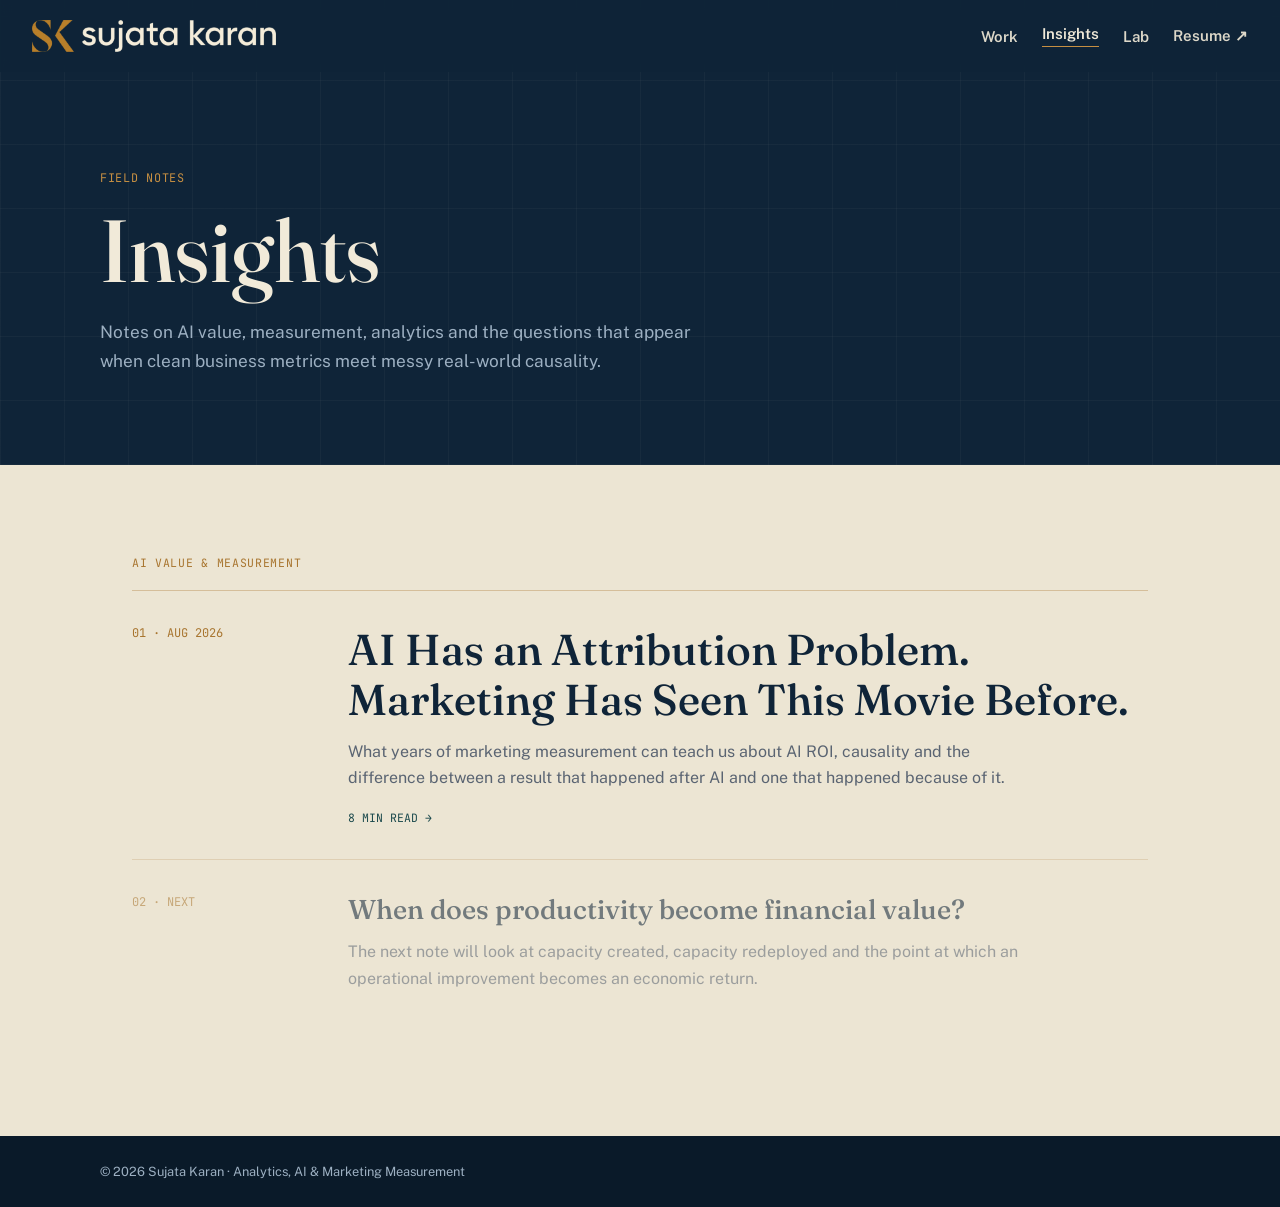
<file: insights/index.html>
<!DOCTYPE html><html lang="en"><head>
  <!-- Google Consent Mode defaults: must be first -->
  <script data-cookieconsent="ignore">
    window.dataLayer = window.dataLayer || [];

    function gtag() {
      dataLayer.push(arguments);
    }

    gtag("consent", "default", {
      ad_storage: "denied",
      ad_user_data: "denied",
      ad_personalization: "denied",
      analytics_storage: "denied",
      functionality_storage: "denied",
      personalization_storage: "denied",
      security_storage: "granted",
      wait_for_update: 500
    });
  </script>

  <!-- Cookiebot: must load before GTM, GA4 and Clarity -->
  <script
    id="Cookiebot"
    src="https://consent.cookiebot.com/uc.js"
    data-cbid="f625a753-740b-4983-b807-e4322e7d1092"
    data-blockingmode="auto"
    type="text/javascript">
  </script>

  <!-- Google Tag Manager -->
  <script data-cookieconsent="ignore">
    (function(w,d,s,l,i){
      w[l]=w[l]||[];
      w[l].push({
        "gtm.start": new Date().getTime(),
        event: "gtm.js"
      });

      var f=d.getElementsByTagName(s)[0],
          j=d.createElement(s),
          dl=l!="dataLayer" ? "&l="+l : "";

      j.async=true;
      j.src="https://www.googletagmanager.com/gtm.js?id="+i+dl;
      f.parentNode.insertBefore(j,f);
    })(window,document,"script","dataLayer","GTM-NR23D9J8");
  </script>
  <!-- End Google Tag Manager -->

  <!-- GA4: blocked until statistics consent -->
  <script
    type="text/plain"
    data-cookieconsent="statistics"
    async
    src="https://www.googletagmanager.com/gtag/js?id=G-XX556KRSCQ">
  </script>

  <script
    type="text/plain"
    data-cookieconsent="statistics">
    window.dataLayer = window.dataLayer || [];

    function gtag() {
      dataLayer.push(arguments);
    }

    gtag("js", new Date());
    gtag("config", "G-XX556KRSCQ");
  </script>

  <!-- Microsoft Clarity: blocked until statistics consent -->
  <script
    type="text/plain"
    data-cookieconsent="statistics">
    (function(c,l,a,r,i,t,y){
      c[a]=c[a] || function(){
        (c[a].q=c[a].q || []).push(arguments);
      };

      t=l.createElement(r);
      t.async=1;
      t.src="https://www.clarity.ms/tag/"+i;

      y=l.getElementsByTagName(r)[0];
      y.parentNode.insertBefore(t,y);
    })(window,document,"clarity","script","xu6j8fqku3");
  </script>

<meta charset="UTF-8"><meta name="viewport" content="width=device-width,initial-scale=1"><title>Insights · Sujata Karan</title><meta name="description" content="Notes on AI value, marketing measurement, analytics and automation by Sujata Karan."><link rel="preconnect" href="https://fonts.googleapis.com"><link rel="preconnect" href="https://fonts.gstatic.com" crossorigin><link href="https://fonts.googleapis.com/css2?family=Fraunces:opsz,wght@9..144,400;9..144,500;9..144,600&family=Public+Sans:wght@400;500;600;700&family=JetBrains+Mono:wght@400;500;600&display=swap" rel="stylesheet"><style>
:root{--navy:#0f2438;--deep:#0a1a29;--cream:#ece5d3;--panel:#f4efe2;--brass:#a8752f;--bright:#c68f42;--teal:#1c4a4d;--ink:#1b2430;--muted:#5a6472;--light:#f1ead9;--rule:rgba(168,117,47,.35)}*{box-sizing:border-box;margin:0;padding:0}body{background:var(--cream);color:var(--ink);font-family:'Public Sans',sans-serif}a{color:inherit}.mono{font-family:'JetBrains Mono',monospace;letter-spacing:.06em}h1,h2{font-family:'Fraunces',serif;font-weight:500}header{position:fixed;top:0;left:0;right:0;z-index:10;background:rgba(15,36,56,.92);backdrop-filter:blur(6px);padding:20px 32px;display:flex;justify-content:space-between;align-items:center}.brand img{height:32px;display:block}.nav{display:flex;gap:24px;align-items:center}.nav a{text-decoration:none;color:rgba(244,236,217,.9);font-size:15px;font-weight:600}.nav .active{color:var(--light);border-bottom:1px solid var(--bright);padding-bottom:4px}.hero{padding:170px 32px 88px;background:var(--navy);color:var(--light);background-image:repeating-linear-gradient(0deg,rgba(241,234,217,.035) 0,rgba(241,234,217,.035) 1px,transparent 1px,transparent 64px),repeating-linear-gradient(90deg,rgba(241,234,217,.035) 0,rgba(241,234,217,.035) 1px,transparent 1px,transparent 64px)}.wrap{max-width:1080px;margin:auto}.eyebrow{font-size:.74rem;text-transform:uppercase;color:var(--bright);margin-bottom:20px}.hero h1{font-size:clamp(3rem,7vw,5.5rem);line-height:1}.hero p{max-width:620px;color:#9db0c2;font-size:1.08rem;line-height:1.7;margin-top:24px}.content{max-width:1080px;margin:auto;padding:90px 32px 110px}.section-label{font-size:.72rem;text-transform:uppercase;color:var(--brass);margin-bottom:20px}.card{display:grid;grid-template-columns:180px 1fr;gap:36px;border-top:1px solid var(--rule);padding:34px 0;text-decoration:none}.num{font-family:'JetBrains Mono',monospace;color:var(--brass);font-size:.75rem}.card h2{font-size:clamp(1.8rem,4vw,2.7rem);color:var(--navy);line-height:1.16}.card p{margin-top:14px;max-width:700px;color:var(--muted);line-height:1.65}.meta{margin-top:18px;font-family:'JetBrains Mono',monospace;font-size:.72rem;color:var(--teal)}.card:hover h2{color:var(--teal)}.coming{opacity:.55}.coming h2{font-size:1.7rem}footer{background:var(--deep);color:#9db0c2;padding:28px 32px;font-size:.8rem}@media(max-width:700px){header{padding:16px 18px}.nav a:nth-child(1),.nav a:nth-child(3){display:none}.hero{padding:135px 20px 70px}.content{padding:70px 20px}.card{grid-template-columns:1fr;gap:10px}.brand img{height:27px}}
</style></head><body>
  <!-- Google Tag Manager (noscript) -->
  <noscript>
    <iframe
      src="https://www.googletagmanager.com/ns.html?id=GTM-NR23D9J8"
      height="0"
      width="0"
      style="display:none;visibility:hidden">
    </iframe>
  </noscript>
  <!-- End Google Tag Manager (noscript) -->
<header><a class="brand" href="/"><img src="/sujata-karan-logo-exact.png" alt="Sujata Karan"></a><div class="nav"><a href="/#work">Work</a><a class="active" href="/insights/">Insights</a><a href="/#lab">Lab</a><a href="/resume.html">Resume ↗</a></div></header><section class="hero"><div class="wrap"><div class="eyebrow mono">FIELD NOTES</div><h1>Insights</h1><p>Notes on AI value, measurement, analytics and the questions that appear when clean business metrics meet messy real-world causality.</p></div></section><main class="content"><div class="section-label mono">AI VALUE &amp; MEASUREMENT</div><a class="card" href="/insights/ai-attribution-problem"><div class="num">01 · AUG 2026</div><div><h2>AI Has an Attribution Problem. Marketing Has Seen This Movie Before.</h2><p>What years of marketing measurement can teach us about AI ROI, causality and the difference between a result that happened after AI and one that happened because of it.</p><div class="meta">8 MIN READ →</div></div></a><div class="card coming"><div class="num">02 · NEXT</div><div><h2>When does productivity become financial value?</h2><p>The next note will look at capacity created, capacity redeployed and the point at which an operational improvement becomes an economic return.</p></div></div></main><footer><div class="wrap">© 2026 Sujata Karan · Analytics, AI &amp; Marketing Measurement</div></footer></body></html>
</file>
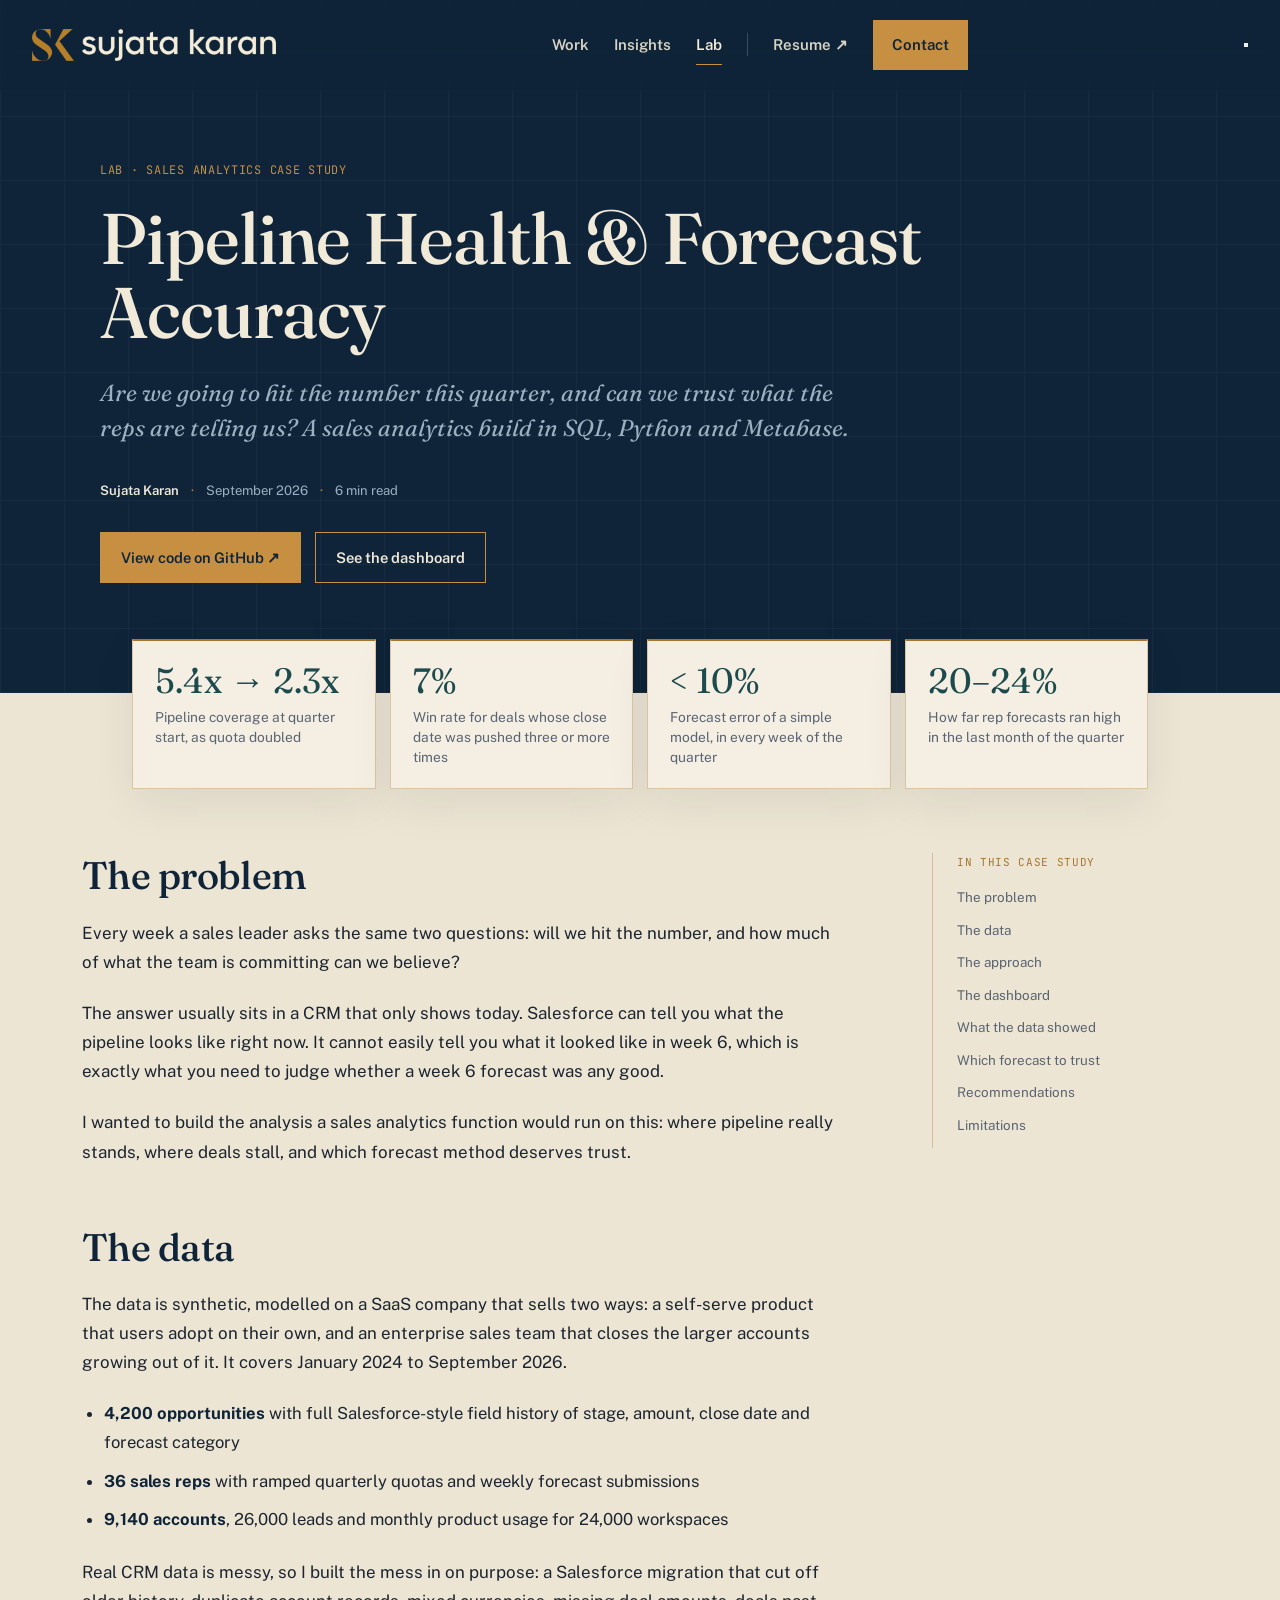
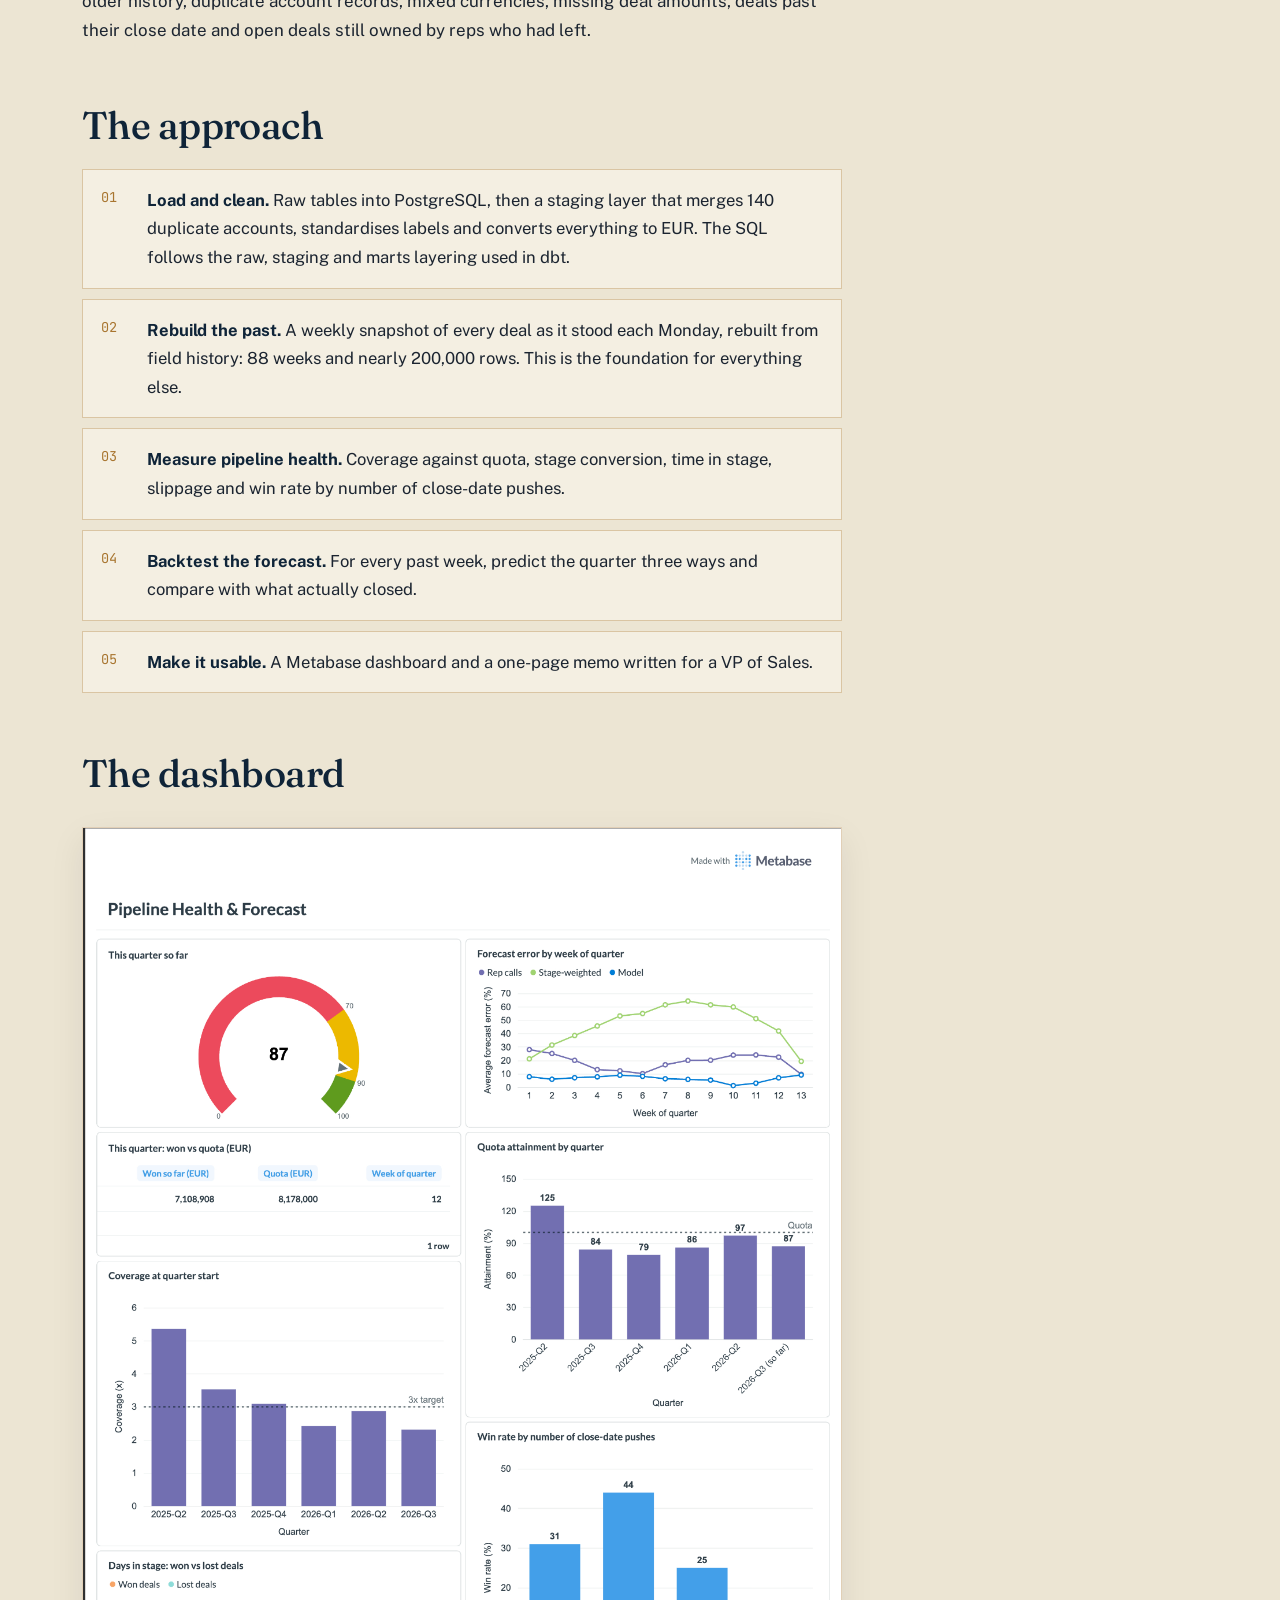
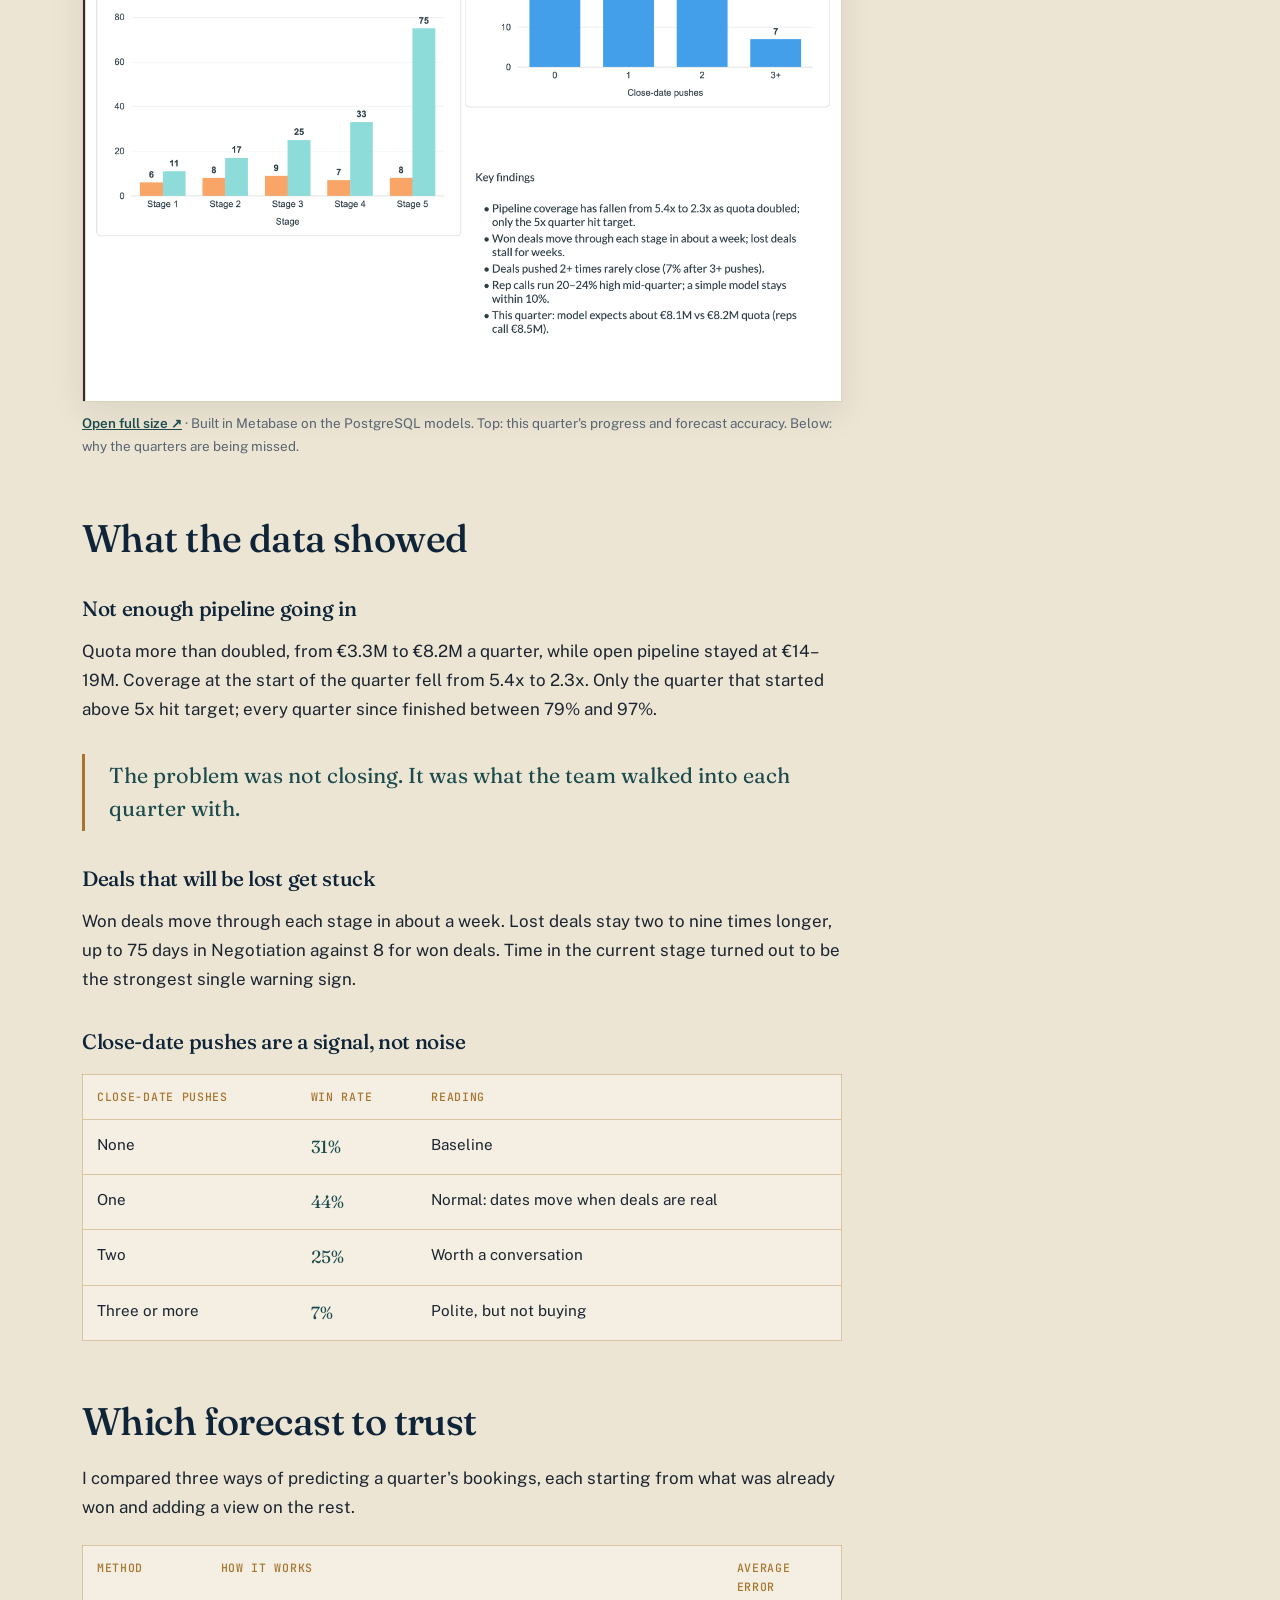
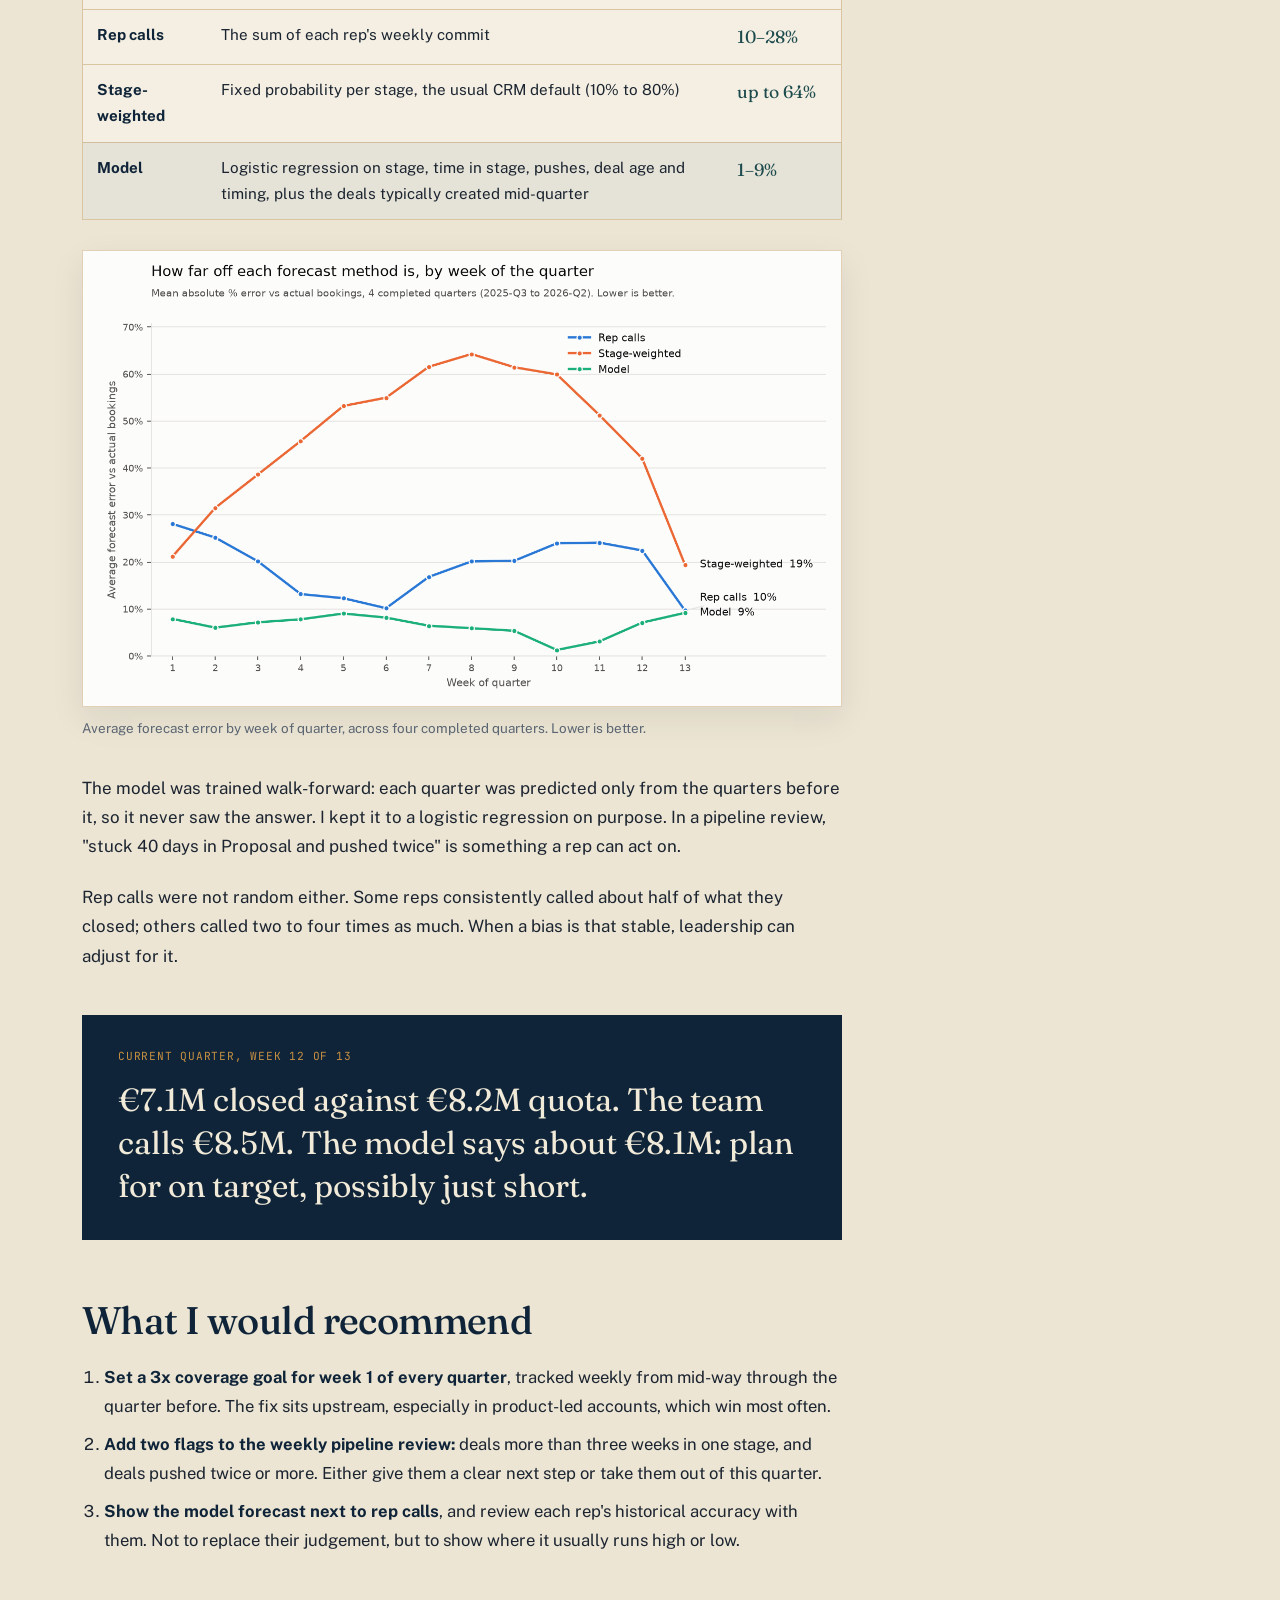
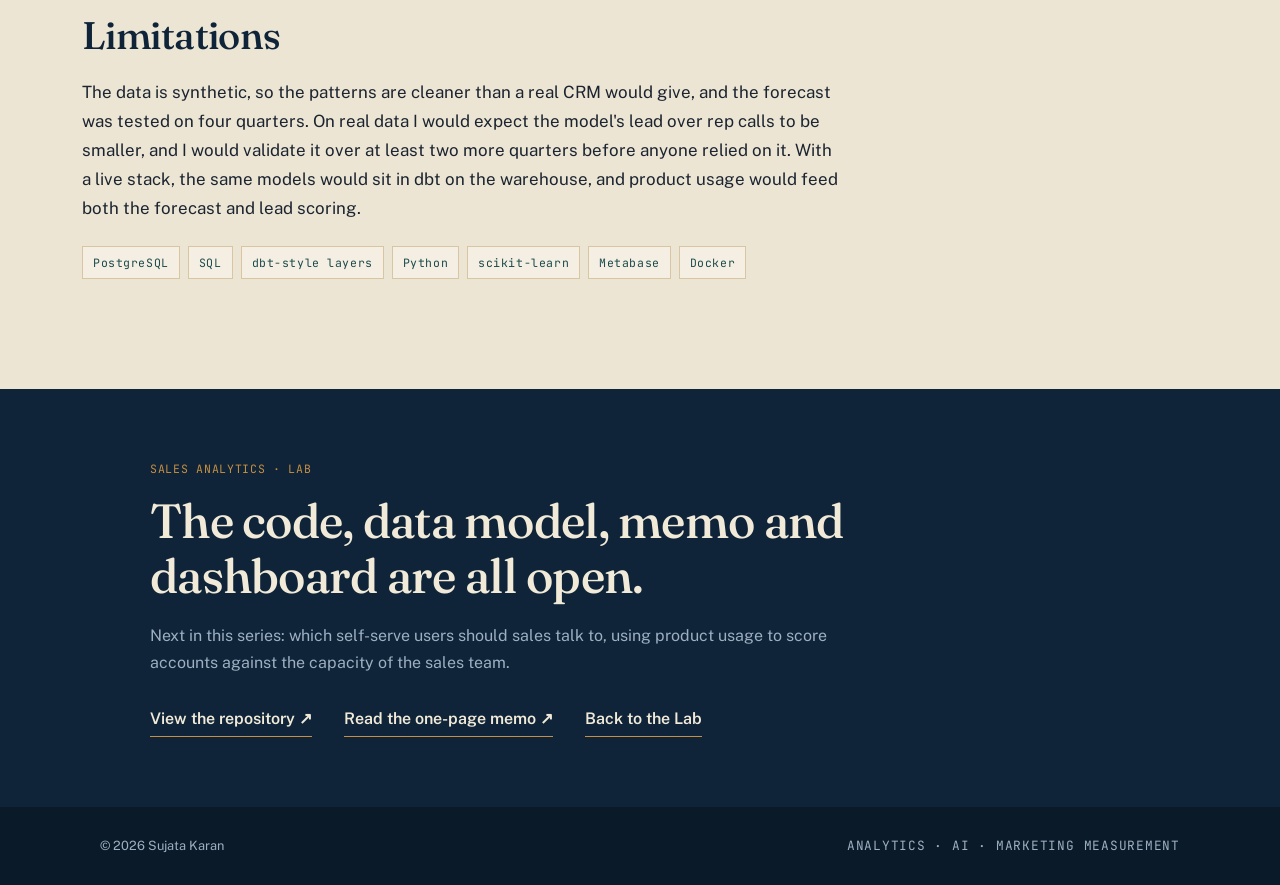
<file: pipeline-forecast/index.html>
<!DOCTYPE html>
<html lang="en">
<head>
  <!-- Google Consent Mode defaults: must be first. -->
  <script data-cookieconsent="ignore">
    window.dataLayer = window.dataLayer || [];

    function gtag() {
      dataLayer.push(arguments);
    }

    gtag("consent", "default", {
      ad_storage: "denied",
      ad_user_data: "denied",
      ad_personalization: "denied",
      analytics_storage: "denied",
      functionality_storage: "denied",
      personalization_storage: "denied",
      security_storage: "granted",
      wait_for_update: 500
    });
  </script>

  <!-- Cookiebot: must load before GTM, GA4 and Clarity -->
  <script
    id="Cookiebot"
    src="https://consent.cookiebot.com/uc.js"
    data-cbid="f625a753-740b-4983-b807-e4322e7d1092"
    data-blockingmode="auto"
    type="text/javascript">
  </script>

  <!-- Google Tag Manager -->
  <script data-cookieconsent="ignore">
    (function(w,d,s,l,i){
      w[l]=w[l]||[];
      w[l].push({
        "gtm.start": new Date().getTime(),
        event: "gtm.js"
      });

      var f=d.getElementsByTagName(s)[0],
          j=d.createElement(s),
          dl=l!="dataLayer" ? "&l="+l : "";

      j.async=true;
      j.src="https://www.googletagmanager.com/gtm.js?id="+i+dl;
      f.parentNode.insertBefore(j,f);
    })(window,document,"script","dataLayer","GTM-NR23D9J8");
  </script>
  <!-- End Google Tag Manager -->

  <!-- GA4: blocked until statistics consent -->
  <script
    type="text/plain"
    data-cookieconsent="statistics"
    async
    src="https://www.googletagmanager.com/gtag/js?id=G-XX556KRSCQ">
  </script>

  <script
    type="text/plain"
    data-cookieconsent="statistics">
    window.dataLayer = window.dataLayer || [];

    function gtag() {
      dataLayer.push(arguments);
    }

    gtag("js", new Date());
    gtag("config", "G-XX556KRSCQ");
  </script>

  <!-- Microsoft Clarity: blocked until statistics consent -->
  <script
    type="text/plain"
    data-cookieconsent="statistics">
    (function(c,l,a,r,i,t,y){
      c[a]=c[a] || function(){
        (c[a].q=c[a].q || []).push(arguments);
      };

      t=l.createElement(r);
      t.async=1;
      t.src="https://www.clarity.ms/tag/"+i;

      y=l.getElementsByTagName(r)[0];
      y.parentNode.insertBefore(t,y);
    })(window,document,"clarity","script","xu6j8fqku3");
  </script>


<meta charset="UTF-8">
<meta name="viewport" content="width=device-width, initial-scale=1.0">
<title>Pipeline Health &amp; Forecast Accuracy · Sujata Karan</title>
<meta name="description" content="A sales analytics case study: rebuilding weekly pipeline snapshots from CRM history, measuring coverage and slippage, and backtesting three forecast methods.">
<meta property="og:title" content="Pipeline Health &amp; Forecast Accuracy">
<meta property="og:description" content="Are we going to hit the number this quarter, and can we trust what the reps are telling us? A SQL, Python and Metabase case study.">
<meta property="og:type" content="article">
<meta property="og:url" content="https://sujatakaran.com/pipeline-forecast/">
<meta property="og:image" content="https://sujatakaran.com/pipeline-forecast/dashboard.png">
<meta name="twitter:card" content="summary_large_image">
<link rel="canonical" href="https://sujatakaran.com/pipeline-forecast/">
<link rel="preconnect" href="https://fonts.googleapis.com">
<link rel="preconnect" href="https://fonts.gstatic.com" crossorigin>
<link href="https://fonts.googleapis.com/css2?family=Fraunces:opsz,wght@9..144,400;9..144,500;9..144,600&family=Public+Sans:wght@400;500;600;700&family=JetBrains+Mono:wght@400;500;600&display=swap" rel="stylesheet">
<style>
:root{--ink-navy:#0f2438;--navy-deep:#0a1a29;--chart-cream:#ece5d3;--cream-panel:#f4efe2;--brass:#a8752f;--brass-bright:#c68f42;--teal-deep:#1c4a4d;--ink-text:#1b2430;--cream-text:#f1ead9;--muted-navy-text:#9db0c2;--muted-ink-text:#5a6472;--rule:rgba(168,117,47,.35)}
*{box-sizing:border-box;margin:0;padding:0}html{scroll-behavior:smooth}body{background:var(--chart-cream);color:var(--ink-text);font-family:'Public Sans',sans-serif;line-height:1.72;overflow-x:hidden}a{color:inherit}.mono{font-family:'JetBrains Mono',monospace;letter-spacing:.06em}h1,h2,h3{font-family:'Fraunces',serif;font-weight:500;letter-spacing:-.015em}
header{position:fixed;top:0;left:0;right:0;z-index:100;padding:20px 32px;display:flex;justify-content:space-between;align-items:center;background:rgba(15,36,56,.92);backdrop-filter:blur(6px)}.brand{display:inline-flex;align-items:center;text-decoration:none}.brand img{height:32px;width:auto;display:block}nav{display:flex;align-items:center;gap:25px}nav a{position:relative;padding:10px 0;text-decoration:none;color:rgba(244,236,217,.88);font-size:15px;font-weight:600}nav a:not(.contact-link)::after{content:"";position:absolute;left:0;right:0;bottom:3px;height:1px;background:var(--brass-bright);transform:scaleX(0);transform-origin:left;transition:.25s}nav a:hover,nav a.active{color:var(--cream-text)}nav a:hover::after,nav a.active::after{transform:scaleX(1)}.nav-divider{width:1px;height:23px;background:rgba(244,236,217,.2)}.contact-link{padding:11px 18px!important;border:1px solid var(--brass-bright);background:var(--brass-bright);color:var(--ink-navy)!important}
.article-hero{padding:160px 32px 110px;color:var(--cream-text);background-color:var(--ink-navy);background-image:repeating-linear-gradient(0deg,rgba(241,234,217,.035) 0,rgba(241,234,217,.035) 1px,transparent 1px,transparent 64px),repeating-linear-gradient(90deg,rgba(241,234,217,.035) 0,rgba(241,234,217,.035) 1px,transparent 1px,transparent 64px)}.hero-inner{max-width:1080px;margin:0 auto}.kicker{font-size:.74rem;text-transform:uppercase;color:var(--brass-bright);margin-bottom:22px}.article-hero h1{max-width:900px;font-size:clamp(2.5rem,5.6vw,4.9rem);line-height:1.03}.dek{max-width:780px;margin-top:26px;font-family:'Fraunces',serif;font-style:italic;font-size:clamp(1.15rem,2vw,1.45rem);color:var(--muted-navy-text);line-height:1.5}.byline{margin-top:34px;display:flex;gap:12px;flex-wrap:wrap;align-items:center;color:var(--muted-navy-text);font-size:.82rem}.byline strong{color:var(--cream-text);font-weight:600}.dot{color:var(--brass-bright)}
.hero-links{margin-top:30px;display:flex;gap:14px;flex-wrap:wrap}.btn{display:inline-block;padding:12px 20px;font-weight:600;font-size:.92rem;text-decoration:none;border:1px solid var(--brass-bright)}.btn.primary{background:var(--brass-bright);color:var(--ink-navy)}.btn.ghost{color:var(--cream-text)}.btn:hover{filter:brightness(1.08)}
.stats{max-width:1080px;margin:0 auto;padding:0 32px;transform:translateY(-54px);display:grid;grid-template-columns:repeat(4,1fr);gap:14px}.stat{background:var(--cream-panel);border:1px solid var(--rule);border-top:2px solid var(--brass);padding:22px 22px 20px;box-shadow:0 16px 42px rgba(10,26,41,.07)}.stat .num{font-family:'Fraunces',serif;font-size:2.2rem;line-height:1.05;color:var(--teal-deep)}.stat .lbl{margin-top:8px;font-size:.86rem;color:var(--muted-ink-text);line-height:1.45}
.article-shell{max-width:1180px;margin:0 auto;padding:10px 32px 90px;display:grid;grid-template-columns:minmax(0,760px) 220px;gap:90px;align-items:start}.article p{font-size:1.06rem;margin:0 0 22px}.article h2{font-size:clamp(1.8rem,3vw,2.45rem);line-height:1.18;color:var(--ink-navy);margin:58px 0 20px}.article h2:first-child{margin-top:0}.article h2{scroll-margin-top:110px}.article h3{font-size:1.3rem;color:var(--ink-navy);margin:30px 0 10px}.article strong{font-weight:700;color:var(--ink-navy)}.article ul,.article ol{margin:0 0 24px 22px}.article li{font-size:1.04rem;margin-bottom:10px}
.article .question{font-family:'Fraunces',serif;font-size:1.35rem;line-height:1.5;color:var(--teal-deep);border-left:3px solid var(--brass);padding:6px 0 6px 24px;margin:30px 0}
figure{margin:30px 0 34px}figure img{width:100%;display:block;border:1px solid var(--rule);background:#fff;box-shadow:0 12px 32px rgba(10,26,41,.08)}figcaption{margin-top:10px;font-size:.84rem;color:var(--muted-ink-text)}figcaption a{color:var(--teal-deep);font-weight:600}figure a img{cursor:zoom-in}
.steps{counter-reset:s;list-style:none;margin:10px 0 28px!important}.steps li{counter-increment:s;position:relative;padding:16px 18px 16px 64px;background:var(--cream-panel);border:1px solid var(--rule);margin-bottom:10px!important}.steps li::before{content:counter(s,decimal-leading-zero);position:absolute;left:18px;top:16px;font-family:'JetBrains Mono',monospace;font-size:.85rem;color:var(--brass)}
table{width:100%;border-collapse:collapse;margin:14px 0 30px;font-size:.95rem;background:var(--cream-panel);border:1px solid var(--rule)}th,td{text-align:left;padding:12px 14px;border-bottom:1px solid var(--rule);vertical-align:top}th{font-family:'JetBrains Mono',monospace;font-size:.72rem;text-transform:uppercase;letter-spacing:.06em;color:var(--brass);font-weight:500}td.n{font-family:'Fraunces',serif;font-size:1.1rem;color:var(--teal-deep);white-space:nowrap}tr.best td{background:rgba(28,74,77,.07)}
.callout{margin:44px 0;background:var(--ink-navy);color:var(--cream-text);padding:32px 36px}.callout .small{font-family:'JetBrains Mono',monospace;text-transform:uppercase;letter-spacing:.07em;color:var(--brass-bright);font-size:.7rem}.callout .big{font-family:'Fraunces',serif;font-size:clamp(1.4rem,2.6vw,2rem);line-height:1.35;margin-top:12px}
.tags{display:flex;flex-wrap:wrap;gap:8px;margin:6px 0 20px}.tag{font-family:'JetBrains Mono',monospace;font-size:.72rem;letter-spacing:.05em;padding:6px 10px;border:1px solid var(--rule);color:var(--teal-deep);background:var(--cream-panel)}
.sidebar{position:sticky;top:110px;border-left:1px solid var(--rule);padding-left:24px}.sidebar .label{font-size:.69rem;text-transform:uppercase;color:var(--brass);margin-bottom:16px}.sidebar a{display:block;text-decoration:none;color:var(--muted-ink-text);font-size:.84rem;line-height:1.45;margin:0 0 13px}.sidebar a:hover{color:var(--teal-deep)}
.article-end{background:var(--ink-navy);color:var(--cream-text);padding:70px 32px}.end-inner{max-width:980px;margin:0 auto}.end-label{font-size:.72rem;text-transform:uppercase;color:var(--brass-bright);margin-bottom:14px}.article-end h2{font-size:clamp(2rem,4vw,3rem);max-width:760px;line-height:1.15}.article-end p{max-width:700px;color:var(--muted-navy-text);margin-top:18px}.end-link{display:inline-block;margin:28px 28px 0 0;color:var(--cream-text);text-decoration:none;border-bottom:1px solid var(--brass-bright);padding-bottom:4px;font-weight:600}
footer{background:var(--navy-deep);color:var(--muted-navy-text);padding:28px 32px;font-size:.8rem}.footer-inner{max-width:1080px;margin:0 auto;display:flex;justify-content:space-between;gap:20px;flex-wrap:wrap}
@media(max-width:900px){nav .nav-optional,.nav-divider{display:none}.article-shell{grid-template-columns:1fr;gap:0}.sidebar{display:none}.stats{grid-template-columns:1fr 1fr}}
@media(max-width:620px){header{padding:16px 18px}.brand img{height:27px}nav{gap:14px}nav a{font-size:13px}.contact-link{padding:9px 12px!important}.article-hero{padding:125px 20px 96px}.stats{padding:0 20px;gap:10px}.stat{padding:16px}.stat .num{font-size:1.7rem}.article-shell{padding:0 20px 70px}.article p{font-size:1rem}.callout{padding:26px 22px}.article-end{padding:56px 20px}table{font-size:.86rem}th,td{padding:10px}.table-wrap{overflow-x:auto}}
</style>
</head>
<body>
  <!-- Google Tag Manager (noscript) -->
  <noscript>
    <iframe
      src="https://www.googletagmanager.com/ns.html?id=GTM-NR23D9J8"
      height="0"
      width="0"
      style="display:none;visibility:hidden">
    </iframe>
  </noscript>
  <!-- End Google Tag Manager (noscript) -->

<header>
  <a href="/" class="brand" aria-label="Sujata Karan - Home"><img src="/sujata-karan-logo-exact.png" alt="Sujata Karan"></a>
  <nav>
    <a class="nav-optional" href="/#work">Work</a>
    <a class="nav-optional" href="/insights/">Insights</a>
    <a class="active" href="/#lab">Lab</a>
    <span class="nav-divider" aria-hidden="true"></span>
    <a href="/resume.html">Resume ↗</a>
    <a class="contact-link" href="/#contact">Contact</a>
  </nav>
</header>

<section class="article-hero">
  <div class="hero-inner">
    <div class="kicker mono">LAB · SALES ANALYTICS CASE STUDY</div>
    <h1>Pipeline Health &amp; Forecast Accuracy</h1>
    <p class="dek">Are we going to hit the number this quarter, and can we trust what the reps are telling us? A sales analytics build in SQL, Python and Metabase.</p>
    <div class="byline"><strong>Sujata Karan</strong><span class="dot">·</span><span>September 2026</span><span class="dot">·</span><span>6 min read</span></div>
    <div class="hero-links">
      <a class="btn primary" href="https://github.com/sujatakaran12/pipeline-health-forecast" target="_blank" rel="noopener">View code on GitHub ↗</a>
      <a class="btn ghost" href="#dashboard">See the dashboard</a>
    </div>
  </div>
</section>

<div class="stats" aria-label="Headline results">
  <div class="stat"><div class="num">5.4x → 2.3x</div><div class="lbl">Pipeline coverage at quarter start, as quota doubled</div></div>
  <div class="stat"><div class="num">7%</div><div class="lbl">Win rate for deals whose close date was pushed three or more times</div></div>
  <div class="stat"><div class="num">&lt; 10%</div><div class="lbl">Forecast error of a simple model, in every week of the quarter</div></div>
  <div class="stat"><div class="num">20–24%</div><div class="lbl">How far rep forecasts ran high in the last month of the quarter</div></div>
</div>

<main class="article-shell">
<article class="article">

<h2 id="problem">The problem</h2>
<p>Every week a sales leader asks the same two questions: will we hit the number, and how much of what the team is committing can we believe?</p>
<p>The answer usually sits in a CRM that only shows today. Salesforce can tell you what the pipeline looks like right now. It cannot easily tell you what it looked like in week 6, which is exactly what you need to judge whether a week 6 forecast was any good.</p>
<p>I wanted to build the analysis a sales analytics function would run on this: where pipeline really stands, where deals stall, and which forecast method deserves trust.</p>

<h2 id="data">The data</h2>
<p>The data is synthetic, modelled on a SaaS company that sells two ways: a self-serve product that users adopt on their own, and an enterprise sales team that closes the larger accounts growing out of it. It covers January 2024 to September 2026.</p>
<ul>
  <li><strong>4,200 opportunities</strong> with full Salesforce-style field history of stage, amount, close date and forecast category</li>
  <li><strong>36 sales reps</strong> with ramped quarterly quotas and weekly forecast submissions</li>
  <li><strong>9,140 accounts</strong>, 26,000 leads and monthly product usage for 24,000 workspaces</li>
</ul>
<p>Real CRM data is messy, so I built the mess in on purpose: a Salesforce migration that cut off older history, duplicate account records, mixed currencies, missing deal amounts, deals past their close date and open deals still owned by reps who had left.</p>

<h2 id="approach">The approach</h2>
<ol class="steps">
  <li><strong>Load and clean.</strong> Raw tables into PostgreSQL, then a staging layer that merges 140 duplicate accounts, standardises labels and converts everything to EUR. The SQL follows the raw, staging and marts layering used in dbt.</li>
  <li><strong>Rebuild the past.</strong> A weekly snapshot of every deal as it stood each Monday, rebuilt from field history: 88 weeks and nearly 200,000 rows. This is the foundation for everything else.</li>
  <li><strong>Measure pipeline health.</strong> Coverage against quota, stage conversion, time in stage, slippage and win rate by number of close-date pushes.</li>
  <li><strong>Backtest the forecast.</strong> For every past week, predict the quarter three ways and compare with what actually closed.</li>
  <li><strong>Make it usable.</strong> A Metabase dashboard and a one-page memo written for a VP of Sales.</li>
</ol>

<h2 id="dashboard">The dashboard</h2>
<figure>
  <a href="dashboard.png" target="_blank" rel="noopener" title="Open full size"><img src="dashboard.png" alt="Pipeline Health and Forecast dashboard in Metabase: quarter progress gauge, forecast error by week, coverage at quarter start, quota attainment, days in stage and win rate by close-date pushes"></a>
  <figcaption><a href="dashboard.png" target="_blank" rel="noopener">Open full size ↗</a> · Built in Metabase on the PostgreSQL models. Top: this quarter's progress and forecast accuracy. Below: why the quarters are being missed.</figcaption>
</figure>

<h2 id="findings">What the data showed</h2>

<h3>Not enough pipeline going in</h3>
<p>Quota more than doubled, from €3.3M to €8.2M a quarter, while open pipeline stayed at €14–19M. Coverage at the start of the quarter fell from 5.4x to 2.3x. Only the quarter that started above 5x hit target; every quarter since finished between 79% and 97%.</p>
<p class="question">The problem was not closing. It was what the team walked into each quarter with.</p>

<h3>Deals that will be lost get stuck</h3>
<p>Won deals move through each stage in about a week. Lost deals stay two to nine times longer, up to 75 days in Negotiation against 8 for won deals. Time in the current stage turned out to be the strongest single warning sign.</p>

<h3>Close-date pushes are a signal, not noise</h3>
<div class="table-wrap"><table>
  <thead><tr><th>Close-date pushes</th><th>Win rate</th><th>Reading</th></tr></thead>
  <tbody>
    <tr><td>None</td><td class="n">31%</td><td>Baseline</td></tr>
    <tr><td>One</td><td class="n">44%</td><td>Normal: dates move when deals are real</td></tr>
    <tr><td>Two</td><td class="n">25%</td><td>Worth a conversation</td></tr>
    <tr><td>Three or more</td><td class="n">7%</td><td>Polite, but not buying</td></tr>
  </tbody>
</table></div>

<h2 id="forecast">Which forecast to trust</h2>
<p>I compared three ways of predicting a quarter's bookings, each starting from what was already won and adding a view on the rest.</p>
<div class="table-wrap"><table>
  <thead><tr><th>Method</th><th>How it works</th><th>Average error</th></tr></thead>
  <tbody>
    <tr><td><strong>Rep calls</strong></td><td>The sum of each rep's weekly commit</td><td class="n">10–28%</td></tr>
    <tr><td><strong>Stage-weighted</strong></td><td>Fixed probability per stage, the usual CRM default (10% to 80%)</td><td class="n">up to 64%</td></tr>
    <tr class="best"><td><strong>Model</strong></td><td>Logistic regression on stage, time in stage, pushes, deal age and timing, plus the deals typically created mid-quarter</td><td class="n">1–9%</td></tr>
  </tbody>
</table></div>
<figure>
  <img src="forecast-error.png" alt="Line chart of average forecast error by week of quarter for rep calls, stage-weighted pipeline and the model">
  <figcaption>Average forecast error by week of quarter, across four completed quarters. Lower is better.</figcaption>
</figure>
<p>The model was trained walk-forward: each quarter was predicted only from the quarters before it, so it never saw the answer. I kept it to a logistic regression on purpose. In a pipeline review, "stuck 40 days in Proposal and pushed twice" is something a rep can act on.</p>
<p>Rep calls were not random either. Some reps consistently called about half of what they closed; others called two to four times as much. When a bias is that stable, leadership can adjust for it.</p>

<div class="callout">
  <div class="small">Current quarter, week 12 of 13</div>
  <div class="big">€7.1M closed against €8.2M quota. The team calls €8.5M. The model says about €8.1M: plan for on target, possibly just short.</div>
</div>

<h2 id="recommendations">What I would recommend</h2>
<ol>
  <li><strong>Set a 3x coverage goal for week 1 of every quarter</strong>, tracked weekly from mid-way through the quarter before. The fix sits upstream, especially in product-led accounts, which win most often.</li>
  <li><strong>Add two flags to the weekly pipeline review:</strong> deals more than three weeks in one stage, and deals pushed twice or more. Either give them a clear next step or take them out of this quarter.</li>
  <li><strong>Show the model forecast next to rep calls</strong>, and review each rep's historical accuracy with them. Not to replace their judgement, but to show where it usually runs high or low.</li>
</ol>

<h2 id="limits">Limitations</h2>
<p>The data is synthetic, so the patterns are cleaner than a real CRM would give, and the forecast was tested on four quarters. On real data I would expect the model's lead over rep calls to be smaller, and I would validate it over at least two more quarters before anyone relied on it. With a live stack, the same models would sit in dbt on the warehouse, and product usage would feed both the forecast and lead scoring.</p>

<div class="tags">
  <span class="tag">PostgreSQL</span><span class="tag">SQL</span><span class="tag">dbt-style layers</span><span class="tag">Python</span><span class="tag">scikit-learn</span><span class="tag">Metabase</span><span class="tag">Docker</span>
</div>

</article>
<aside class="sidebar">
  <div class="label mono">IN THIS CASE STUDY</div>
  <a href="#problem">The problem</a>
  <a href="#data">The data</a>
  <a href="#approach">The approach</a>
  <a href="#dashboard">The dashboard</a>
  <a href="#findings">What the data showed</a>
  <a href="#forecast">Which forecast to trust</a>
  <a href="#recommendations">Recommendations</a>
  <a href="#limits">Limitations</a>
</aside>
</main>

<section class="article-end">
  <div class="end-inner">
    <div class="end-label mono">SALES ANALYTICS · LAB</div>
    <h2>The code, data model, memo and dashboard are all open.</h2>
    <p>Next in this series: which self-serve users should sales talk to, using product usage to score accounts against the capacity of the sales team.</p>
    <a class="end-link" href="https://github.com/sujatakaran12/pipeline-health-forecast" target="_blank" rel="noopener">View the repository ↗</a>
    <a class="end-link" href="https://github.com/sujatakaran12/pipeline-health-forecast/blob/main/docs/memo.md" target="_blank" rel="noopener">Read the one-page memo ↗</a>
    <a class="end-link" href="/#lab">Back to the Lab</a>
  </div>
</section>
<footer><div class="footer-inner"><span>© 2026 Sujata Karan</span><span class="mono">ANALYTICS · AI · MARKETING MEASUREMENT</span></div></footer>
<script src="../mobile-nav.js"></script>
</body>
</html>
</file>
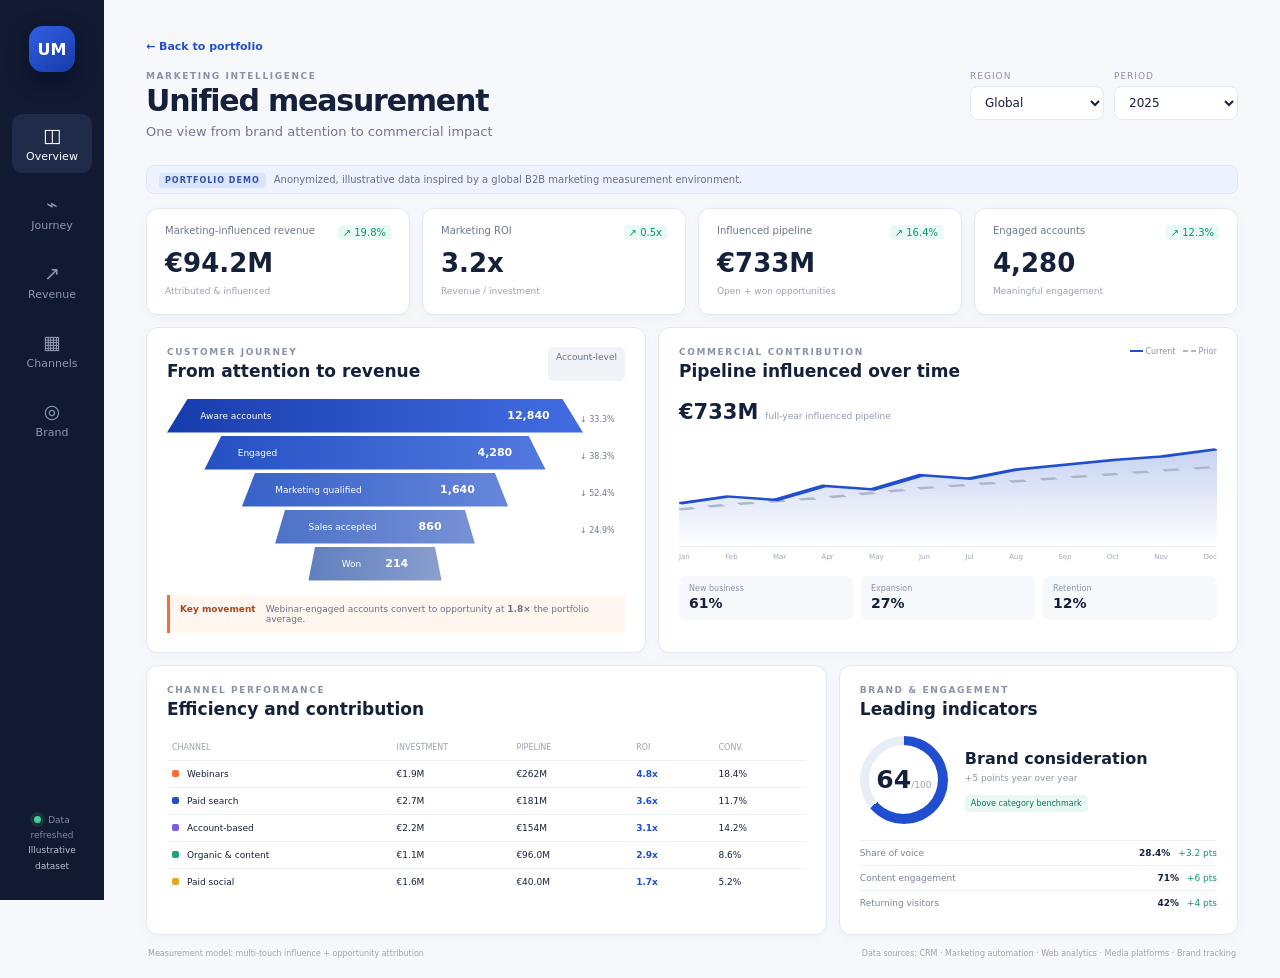
<file: unifiedmarketingdashboard/index.html>
<!doctype html>
<html lang="en">
<head>
<meta charset="utf-8"><meta name="viewport" content="width=device-width,initial-scale=1">
<title>Unified Marketing Measurement Dashboard · Sujata Karan</title>
<meta name="description" content="Interactive portfolio demonstration connecting marketing investment, customer journey, brand engagement and commercial outcomes.">
<style>
:root{--ink:#15203b;--muted:#6f7890;--line:#e4e8f0;--blue:#204ecf;--orange:#ff6b35}*{box-sizing:border-box}html{scroll-behavior:smooth}body{margin:0;background:#f7f8fb;color:var(--ink);font-family:Inter,ui-sans-serif,system-ui,-apple-system,BlinkMacSystemFont,"Segoe UI",sans-serif}button,select{font:inherit}main{min-height:100vh;display:flex}.sidebar{position:fixed;inset:0 auto 0 0;width:104px;background:#121a31;color:#fff;display:flex;flex-direction:column;align-items:center;padding:26px 12px;z-index:3}.mark{width:46px;height:46px;border-radius:14px;background:linear-gradient(145deg,#315fe5,#173aa6);display:grid;place-items:center;font-weight:800;box-shadow:0 8px 20px #07112c}.sidebar nav{width:100%;margin-top:42px;display:grid;gap:10px}.sidebar button{border:0;background:transparent;color:#8e98b2;font-size:11px;padding:10px 3px;border-radius:10px;cursor:pointer}.sidebar button span{display:block;font-size:19px;margin-bottom:4px}.sidebar button:hover,.sidebar button.active{color:#fff;background:#202b4a}.side-foot{margin-top:auto;font-size:9px;color:#808aa5;line-height:1.7;text-align:center}.side-foot b{font-weight:500;color:#b8c0d3}.pulse{display:inline-block;width:7px;height:7px;background:#44d09b;border-radius:50%;margin-right:4px;box-shadow:0 0 0 4px #44d09b20}.shell{width:100%;margin-left:104px;padding:35px 42px 20px;max-width:1800px}header{display:flex;justify-content:space-between;gap:30px;align-items:flex-start}h1{font-size:30px;line-height:1.05;margin:4px 0 7px;letter-spacing:-1.2px}h2{font-size:17px;margin:4px 0 0}.subtitle{font-size:13px;color:var(--muted);margin:0}.eyebrow{font-size:9px;letter-spacing:1.6px;font-weight:800;color:#8992a7;margin:0}.back{display:inline-block;margin-bottom:18px;color:#204ecf;text-decoration:none;font-size:11px;font-weight:700}.filters{display:flex;gap:10px}.filters label{font-size:9px;color:#8a92a5;text-transform:uppercase;letter-spacing:1px}.filters select{display:block;margin-top:5px;border:1px solid var(--line);border-radius:8px;background:#fff;color:var(--ink);padding:8px 34px 8px 10px;min-width:124px;font-size:12px}.notice{margin:26px 0 14px;background:#eef3ff;color:#5f6e91;border:1px solid #dfe7fb;border-radius:8px;font-size:10px;padding:8px 12px}.notice span{background:#d9e4ff;color:#3151a6;font-size:8px;letter-spacing:1px;font-weight:800;padding:3px 6px;border-radius:4px;margin-right:8px}.kpis{display:grid;grid-template-columns:repeat(4,1fr);gap:12px}.kpis article,.card{background:#fff;border:1px solid var(--line);border-radius:12px;box-shadow:0 3px 12px #18264b08}.kpis article{padding:16px 18px}.kpi-label{font-size:10px;color:var(--muted);display:flex;justify-content:space-between}.kpi-label i{font-style:normal;color:#09966d;background:#e9faf4;padding:2px 5px;border-radius:4px}.kpis strong{font-size:26px;display:block;margin:8px 0 1px}.kpis small{font-size:9px;color:#9ba2b2}.grid{display:grid;gap:12px;margin-top:12px}.main-grid{grid-template-columns:1fr 1.16fr}.lower-grid{grid-template-columns:1.45fr .85fr}.card{padding:19px 20px;scroll-margin-top:24px}.card-head{display:flex;justify-content:space-between}.tag{font-size:9px;color:#62708c;background:#f1f3f8;padding:5px 8px;border-radius:5px}.funnel{display:flex;flex-direction:column;align-items:center;gap:3px;padding:18px 42px 0 0}.funnel-row{width:100%;display:flex;justify-content:center;position:relative}.funnel-stage{height:34px;display:flex;align-items:center;justify-content:space-between;padding:0 max(12px,8%);color:#fff;background:linear-gradient(90deg,#173cac,#426de2);clip-path:polygon(5% 0,95% 0,100% 100%,0 100%);font-size:9px}.funnel-row:nth-child(2) .funnel-stage{background:linear-gradient(90deg,#2450c3,#5279df)}.funnel-row:nth-child(3) .funnel-stage{background:linear-gradient(90deg,#3762c7,#6686db)}.funnel-row:nth-child(4) .funnel-stage{background:linear-gradient(90deg,#4d72c8,#7791d5)}.funnel-row:nth-child(5) .funnel-stage{background:linear-gradient(90deg,#607fbd,#8a9fcf)}.funnel-stage b{font-size:11px}.funnel-row em{position:absolute;right:-40px;bottom:9px;width:43px;font-size:8px;font-style:normal;color:#6f7890}.insight{display:flex;gap:10px;background:#fff6f0;border-left:3px solid var(--orange);padding:9px 10px;font-size:9px;margin-top:14px}.insight b{color:#b0441d;white-space:nowrap}.insight span{color:#6d7282}.legend{font-size:8px;color:#8a93a8}.legend i{display:inline-block;width:13px;border-top:2px solid var(--blue);vertical-align:middle}.legend i+i{border-top:2px dashed #aeb7c8}.chart-total{margin-top:19px}.chart-total strong{font-size:21px}.chart-total span{font-size:9px;color:#929aad;margin-left:7px}.spark{height:118px;width:100%;display:block;margin-top:4px}.months{display:flex;justify-content:space-between;color:#a0a7b7;font-size:7px;border-top:1px solid #e9ecf2;padding-top:6px}.split{display:grid;grid-template-columns:repeat(3,1fr);gap:8px;margin-top:15px}.split div{background:#f7f8fb;border-radius:7px;padding:8px 10px}.split span{display:block;color:#8a93a7;font-size:8px}.split b{font-size:14px}.table{margin-top:16px}.tr{display:grid;grid-template-columns:1.5fr .8fr .8fr .55fr .55fr;align-items:center;border-top:1px solid #edf0f5;padding:8px 5px;font-size:9px}.tr.th{border:0;color:#9aa2b3;font-size:8px;text-transform:uppercase}.tr>span:first-child{display:flex;align-items:center;gap:8px}.tr i{width:7px;height:7px;border-radius:2px}.tr b{color:var(--blue)}.brand-score{display:flex;align-items:center;gap:17px;margin-top:17px}.ring{width:88px;height:88px;border-radius:50%;background:conic-gradient(var(--blue) var(--score),#e9edf5 0);display:grid;place-items:center;position:relative}.ring:before{content:"";position:absolute;width:69px;height:69px;border-radius:50%;background:#fff}.ring>div{z-index:1}.ring strong{font-size:25px}.ring span{font-size:9px;color:#969eaf}.brand-score p{font-size:9px;color:#8d95a7;margin:5px 0 8px}.benchmark{font-size:8px;color:#08795b;background:#e8f8f2;padding:4px 6px;border-radius:4px}.metrics{margin-top:16px}.metrics div{display:grid;grid-template-columns:1fr auto auto;gap:8px;padding:7px 0;border-top:1px solid #edf0f5;font-size:9px}.metrics span{color:#798296}.metrics i{font-style:normal;color:#13946d}footer{display:flex;justify-content:space-between;color:#9ca3b2;font-size:8px;padding:14px 2px 0}@media(max-width:980px){.kpis{grid-template-columns:1fr 1fr}.main-grid,.lower-grid{grid-template-columns:1fr}.sidebar{width:78px}.shell{margin-left:78px;padding:28px 22px}}@media(max-width:640px){.sidebar{position:static;width:100%;height:auto;flex-direction:row;padding:10px 14px}.mark{width:38px;height:38px}.sidebar nav{display:flex;margin:0 0 0 16px;overflow:auto}.sidebar nav button{min-width:58px}.sidebar nav button span,.side-foot{display:none}main{display:block}.shell{margin:0;padding:20px 14px}header{display:block}.filters{margin-top:18px}.kpis{grid-template-columns:1fr 1fr}.tr{grid-template-columns:1.4fr .8fr .8fr .55fr}.tr span:last-child{display:none}footer{display:block;line-height:2}}
</style>
</head>
<body><main>
<aside class="sidebar"><div class="mark">UM</div><nav aria-label="Dashboard sections">
<button class="active" data-target="overview"><span>◫</span>Overview</button><button data-target="journey"><span>⌁</span>Journey</button><button data-target="revenue"><span>↗</span>Revenue</button><button data-target="channels"><span>▦</span>Channels</button><button data-target="brand"><span>◎</span>Brand</button>
</nav><div class="side-foot"><span class="pulse"></span> Data refreshed<br><b>Illustrative dataset</b></div></aside>
<section class="shell" id="overview"><a class="back" href="../">← Back to portfolio</a><header><div><p class="eyebrow">MARKETING INTELLIGENCE</p><h1>Unified measurement</h1><p class="subtitle">One view from brand attention to commercial impact</p></div><div class="filters"><label>Region<select id="region"><option>Global</option><option>Europe</option><option>Americas</option><option>Asia Pacific</option></select></label><label>Period<select id="period"><option>2025</option><option>2024</option><option>2023</option></select></label></div></header>
<div class="notice"><span>PORTFOLIO DEMO</span>Anonymized, illustrative data inspired by a global B2B marketing measurement environment.</div>
<section class="kpis"><article><div class="kpi-label">Marketing-influenced revenue <i>↗ 19.8%</i></div><strong id="revenueKpi">€94.2M</strong><small>Attributed &amp; influenced</small></article><article><div class="kpi-label">Marketing ROI <i>↗ 0.5x</i></div><strong id="roiKpi">3.2x</strong><small>Revenue / investment</small></article><article><div class="kpi-label">Influenced pipeline <i>↗ 16.4%</i></div><strong id="pipelineKpi">€733M</strong><small>Open + won opportunities</small></article><article><div class="kpi-label">Engaged accounts <i>↗ 12.3%</i></div><strong id="accountsKpi">4,280</strong><small>Meaningful engagement</small></article></section>
<section class="grid main-grid"><article class="card" id="journey"><div class="card-head"><div><p class="eyebrow">CUSTOMER JOURNEY</p><h2>From attention to revenue</h2></div><span class="tag">Account-level</span></div><div class="funnel" id="funnel"></div><div class="insight"><b>Key movement</b><span>Webinar-engaged accounts convert to opportunity at <strong>1.8×</strong> the portfolio average.</span></div></article>
<article class="card" id="revenue"><div class="card-head"><div><p class="eyebrow">COMMERCIAL CONTRIBUTION</p><h2>Pipeline influenced over time</h2></div><span class="legend"><i></i> Current &nbsp; <i></i> Prior</span></div><div class="chart-total"><strong id="chartTotal">€733M</strong><span>full-year influenced pipeline</span></div><svg class="spark" viewBox="0 0 100 100" preserveAspectRatio="none"><defs><linearGradient id="area" x1="0" y1="0" x2="0" y2="1"><stop offset="0" stop-color="#204ecf" stop-opacity=".25"/><stop offset="1" stop-color="#204ecf" stop-opacity="0"/></linearGradient></defs><path d="M0 64 L9 58 L18 61 L27 49 L36 52 L45 40 L54 43 L63 35 L72 31 L81 27 L90 24 L100 18 L100 100 L0 100Z" fill="url(#area)"/><polyline points="0,69 9,65 18,62 27,59 36,55 45,51 54,48 63,45 72,42 81,39 90,36 100,33" fill="none" stroke="#aeb7c8" stroke-width="2" stroke-dasharray="3 3"/><polyline points="0,64 9,58 18,61 27,49 36,52 45,40 54,43 63,35 72,31 81,27 90,24 100,18" fill="none" stroke="#204ecf" stroke-width="2"/></svg><div class="months"><span>Jan</span><span>Feb</span><span>Mar</span><span>Apr</span><span>May</span><span>Jun</span><span>Jul</span><span>Aug</span><span>Sep</span><span>Oct</span><span>Nov</span><span>Dec</span></div><div class="split"><div><span>New business</span><b>61%</b></div><div><span>Expansion</span><b>27%</b></div><div><span>Retention</span><b>12%</b></div></div></article></section>
<section class="grid lower-grid"><article class="card" id="channels"><div class="card-head"><div><p class="eyebrow">CHANNEL PERFORMANCE</p><h2>Efficiency and contribution</h2></div></div><div class="table"><div class="tr th"><span>Channel</span><span>Investment</span><span>Pipeline</span><span>ROI</span><span>Conv.</span></div><div id="channelRows"></div></div></article>
<article class="card" id="brand"><div class="card-head"><div><p class="eyebrow">BRAND &amp; ENGAGEMENT</p><h2>Leading indicators</h2></div></div><div class="brand-score"><div class="ring" id="ring"><div><strong id="brandScore">64</strong><span>/100</span></div></div><div><b>Brand consideration</b><p>+5 points year over year</p><span class="benchmark">Above category benchmark</span></div></div><div class="metrics"><div><span>Share of voice</span><b>28.4%</b><i>+3.2 pts</i></div><div><span>Content engagement</span><b id="engagement">71%</b><i>+6 pts</i></div><div><span>Returning visitors</span><b>42%</b><i>+4 pts</i></div></div></article></section>
<footer><span>Measurement model: multi-touch influence + opportunity attribution</span><span>Data sources: CRM · Marketing automation · Web analytics · Media platforms · Brand tracking</span></footer></section></main>
<script>
const periods={2025:{revenue:94.2,roi:3.2,pipeline:733,leads:4280,engagement:71,brand:64},2024:{revenue:78.6,roi:2.7,pipeline:614,leads:3810,engagement:65,brand:59},2023:{revenue:66.1,roi:1.9,pipeline:492,leads:3290,engagement:58,brand:54}};
const channels=[["Webinars",1.9,262,4.8,18.4,"#ff6b35"],["Paid search",2.7,181,3.6,11.7,"#204ecf"],["Account-based",2.2,154,3.1,14.2,"#7c5ce7"],["Organic & content",1.1,96,2.9,8.6,"#18a37a"],["Paid social",1.6,40,1.7,5.2,"#e3a823"]];
const stages=[["Aware accounts",12840,100],["Engaged",4280,82],["Marketing qualified",1640,64],["Sales accepted",860,48],["Won",214,32]], conversions=["33.3%","38.3%","52.4%","24.9%"];
const $=id=>document.getElementById(id);
const factor=()=>({Global:1,Europe:.41,Americas:.32,"Asia Pacific":.27}[document.querySelector("#region").value]);
const money=n=>(n*factor()).toFixed(n<100?1:0);
function render(){const d=periods[document.querySelector("#period").value];$("revenueKpi").textContent="€"+money(d.revenue)+"M";$("roiKpi").textContent=d.roi+"x";$("pipelineKpi").textContent=$("chartTotal").textContent="€"+money(d.pipeline)+"M";$("accountsKpi").textContent=Math.round(d.leads*factor()).toLocaleString();$("brandScore").textContent=d.brand;$("ring").style.setProperty("--score",d.brand*3.6+"deg");$("engagement").textContent=d.engagement+"%";$("funnel").innerHTML=stages.map((s,i)=>`<div class="funnel-row"><div class="funnel-stage" style="width:${s[2]}%"><span>${s[0]}</span><b>${Math.round(s[1]*factor()).toLocaleString()}</b></div>${i<4?`<em>↓ ${conversions[i]}</em>`:""}</div>`).join("");$("channelRows").innerHTML=channels.map(c=>`<div class="tr"><span><i style="background:${c[5]}"></i>${c[0]}</span><span>€${money(c[1])}M</span><span>€${money(c[2])}M</span><span><b>${c[3]}x</b></span><span>${c[4]}%</span></div>`).join("")}
document.querySelectorAll("select").forEach(x=>x.addEventListener("change",render));document.querySelectorAll("nav button").forEach(b=>b.addEventListener("click",()=>{document.querySelectorAll("nav button").forEach(x=>x.classList.remove("active"));b.classList.add("active");document.getElementById(b.dataset.target).scrollIntoView({behavior:"smooth"})}));render();
</script></body></html>
</file>
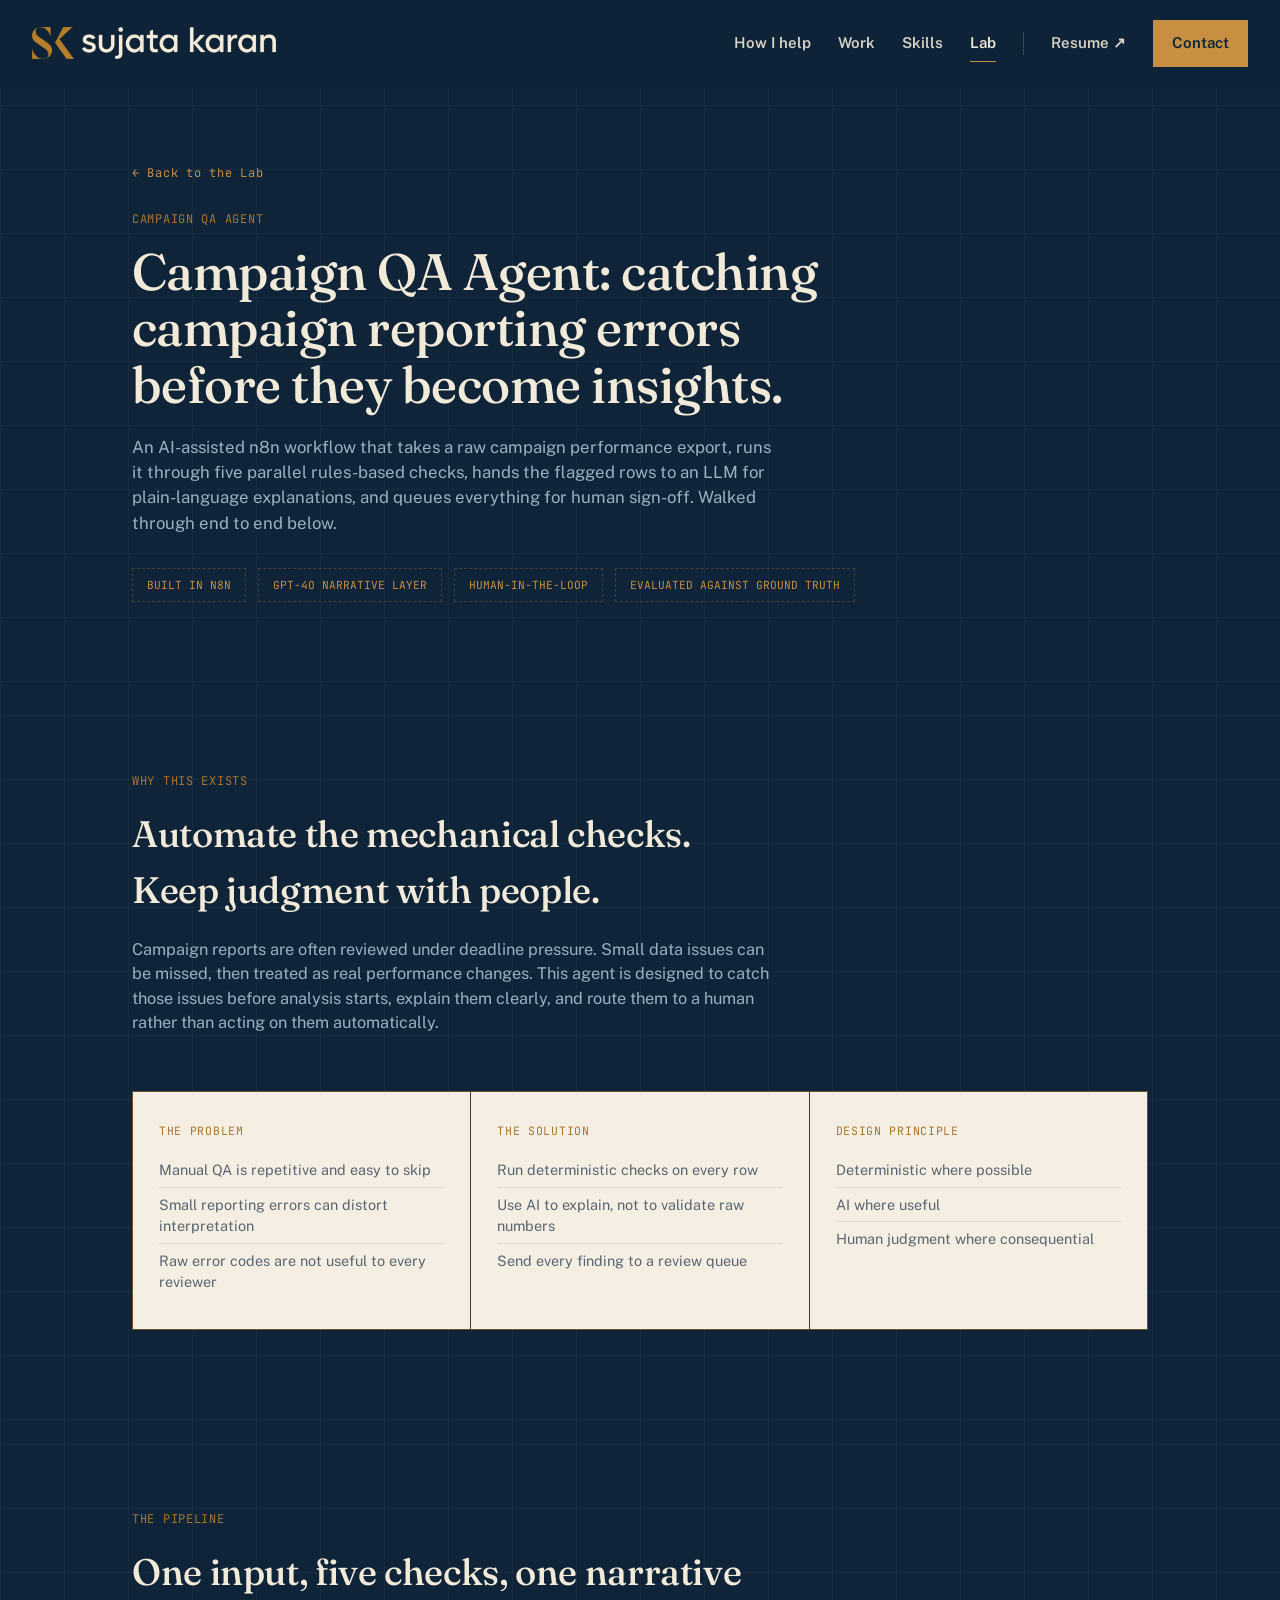
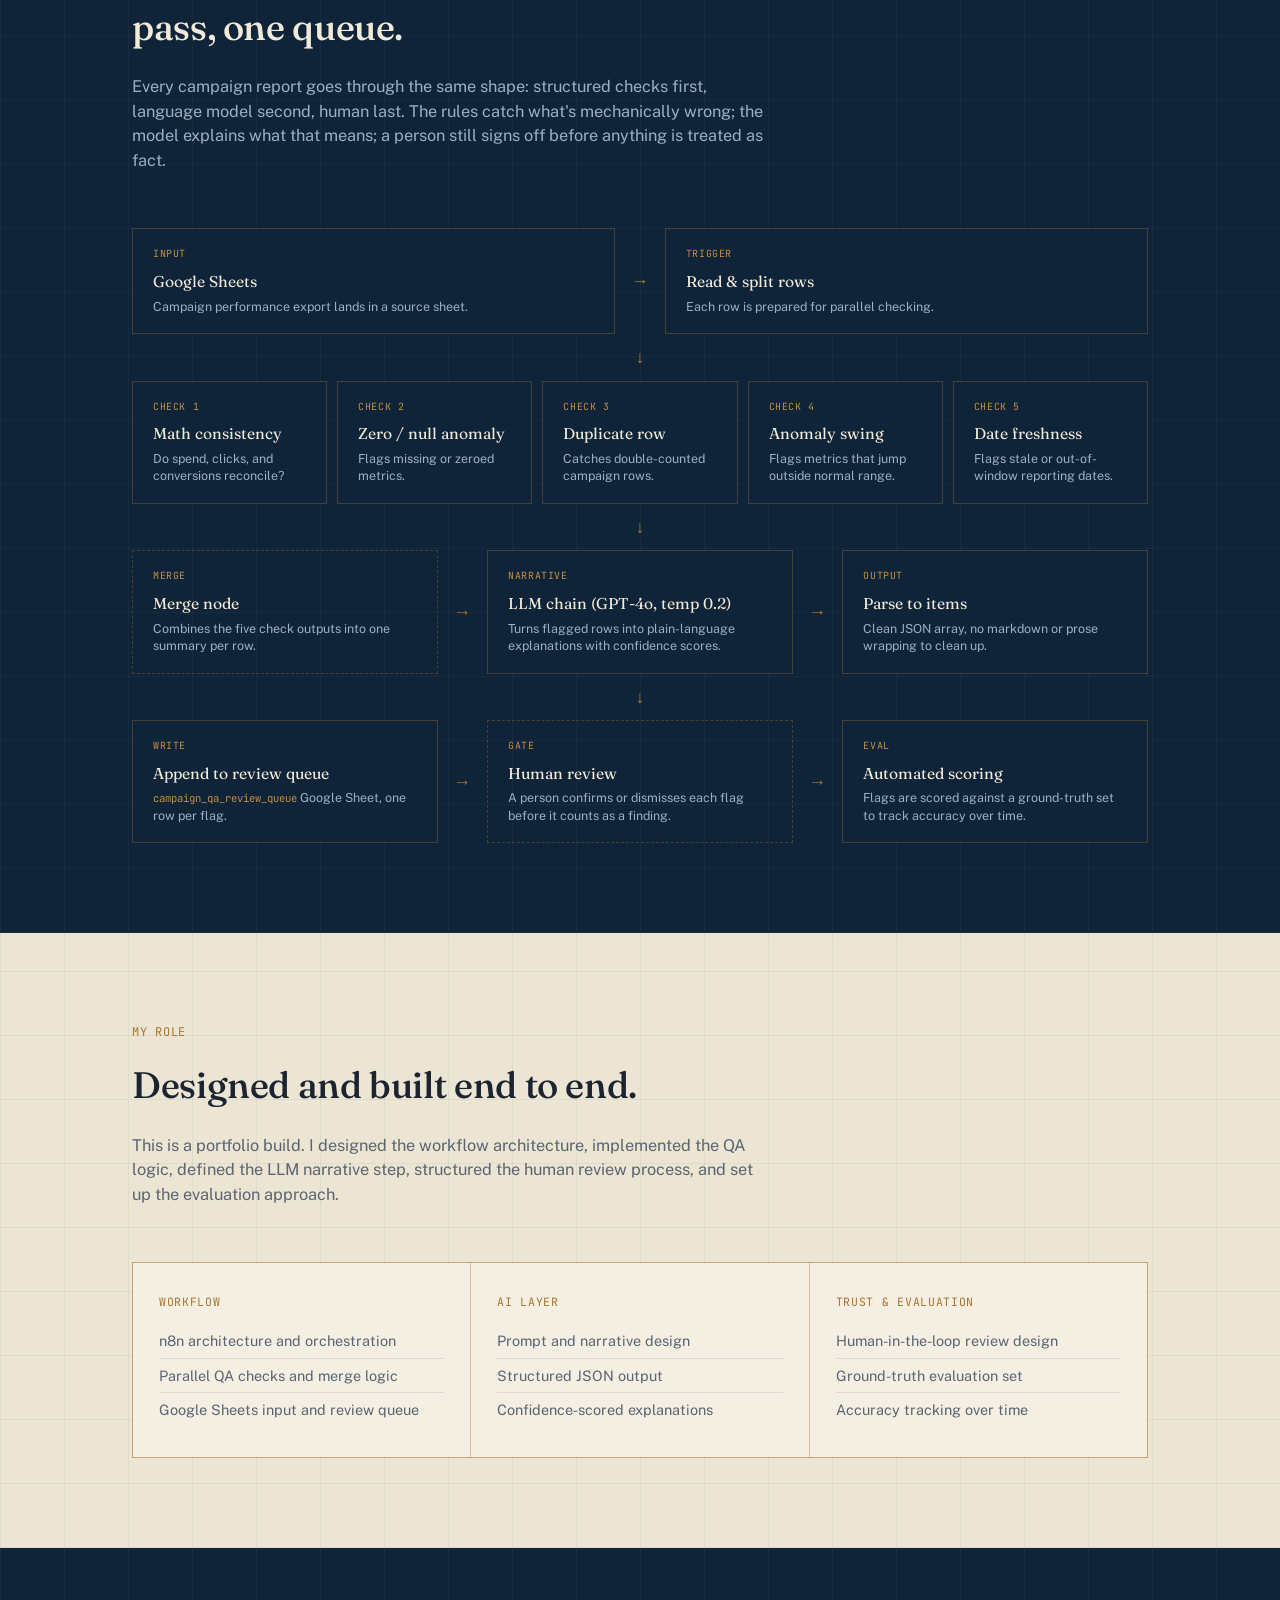
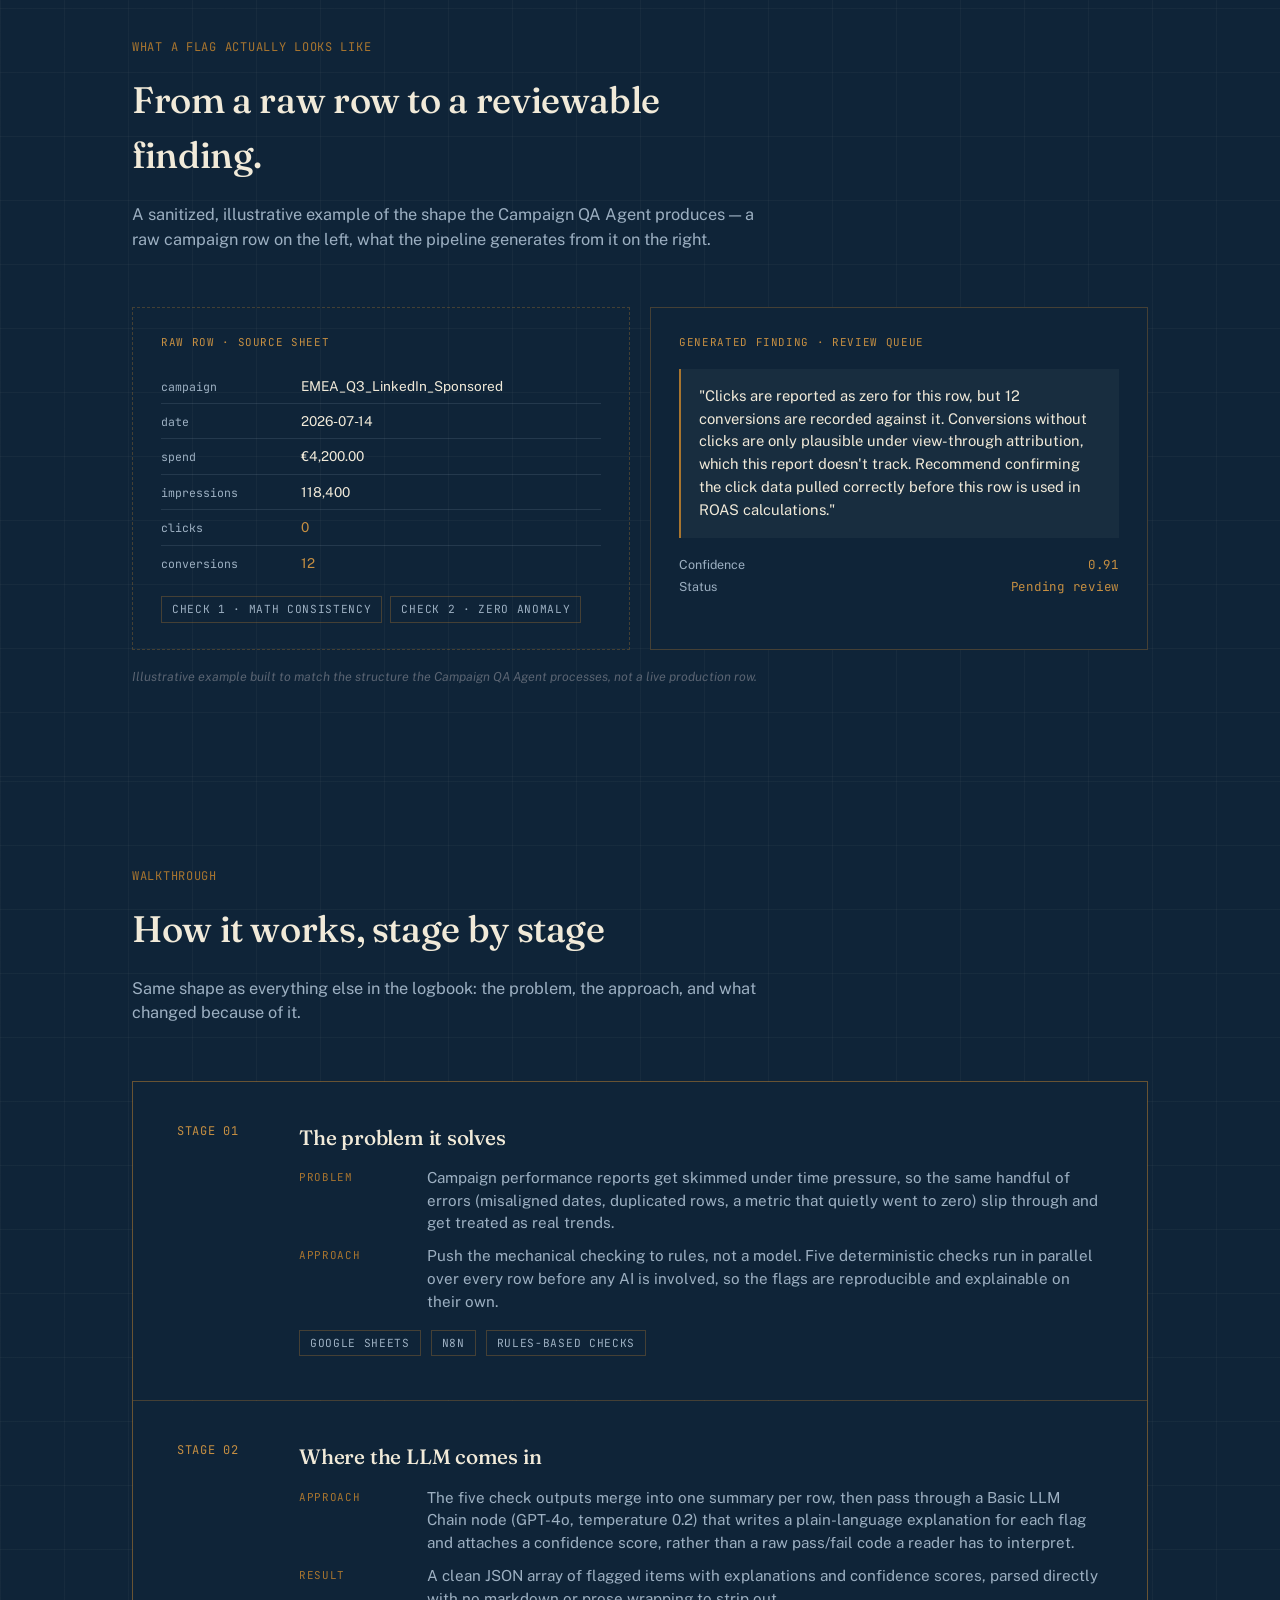
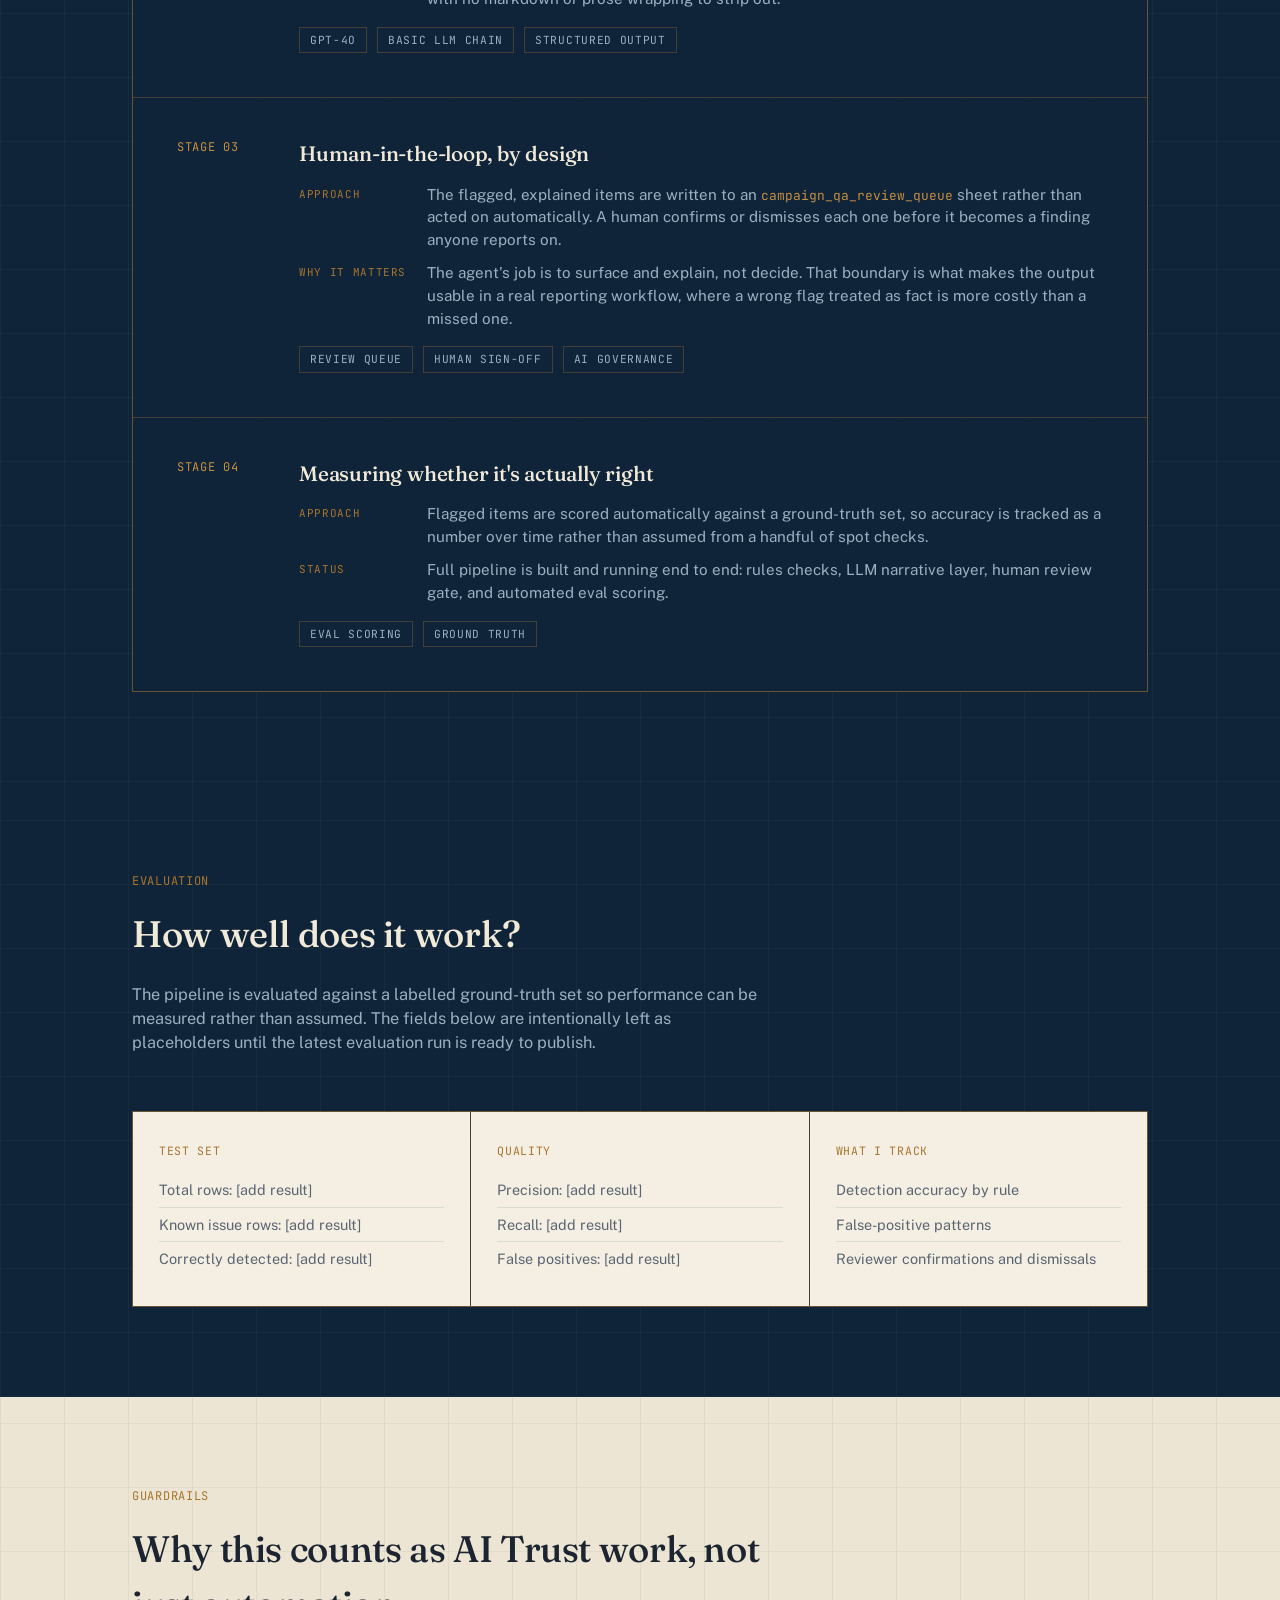
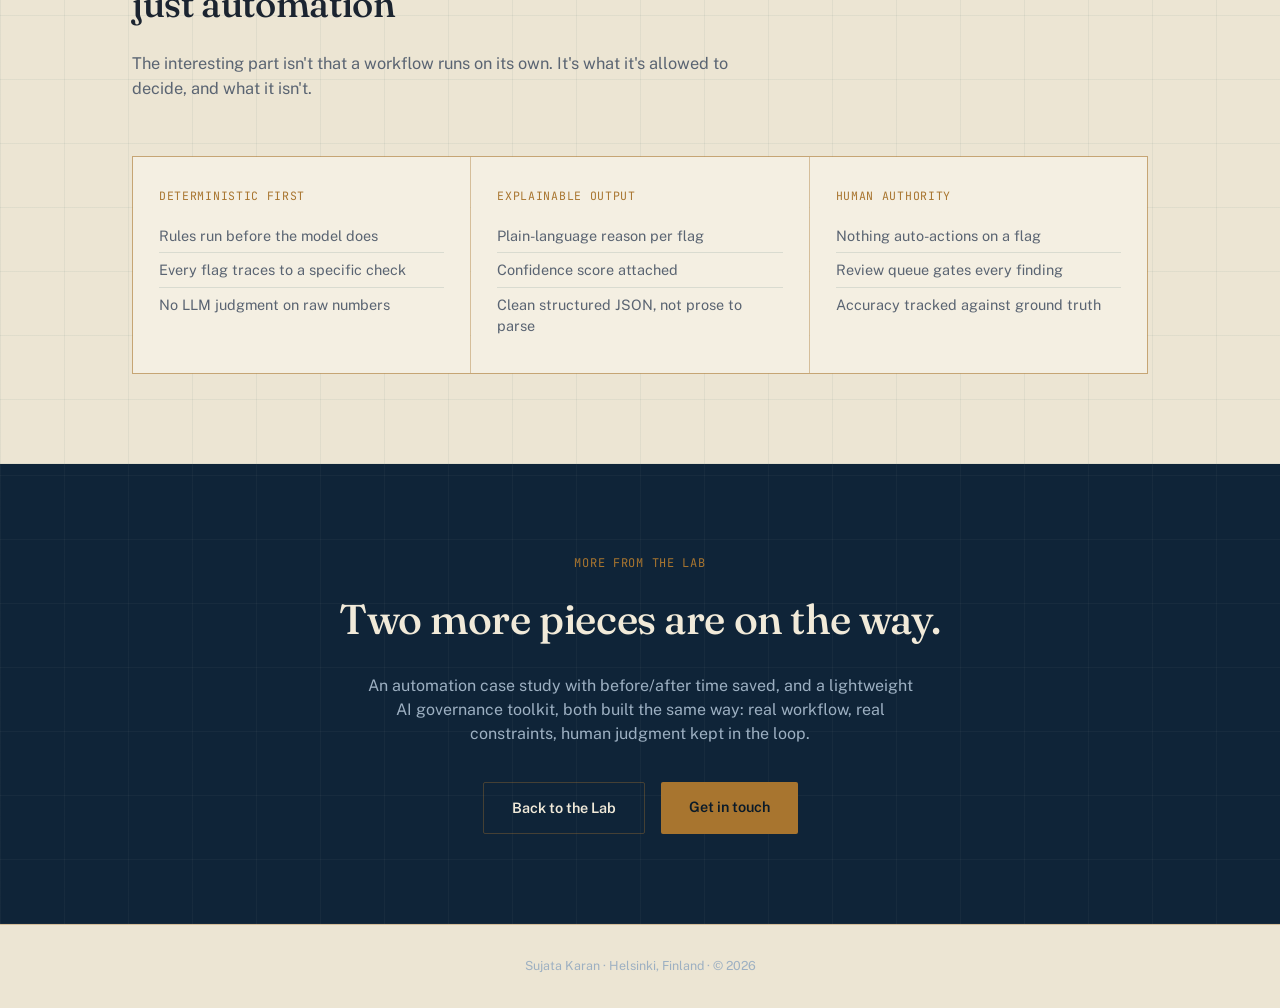
<file: agent-demo.html>
<!DOCTYPE html>
<html lang="en">
<head>
  <!-- Google Consent Mode defaults: must be first -->
  <script data-cookieconsent="ignore">
    window.dataLayer = window.dataLayer || [];

    function gtag() {
      dataLayer.push(arguments);
    }

    gtag("consent", "default", {
      ad_storage: "denied",
      ad_user_data: "denied",
      ad_personalization: "denied",
      analytics_storage: "denied",
      functionality_storage: "denied",
      personalization_storage: "denied",
      security_storage: "granted",
      wait_for_update: 500
    });
  </script>

  <!-- Cookiebot: must load before GTM, GA4 and Clarity -->
  <script
    id="Cookiebot"
    src="https://consent.cookiebot.com/uc.js"
    data-cbid="f625a753-740b-4983-b807-e4322e7d1092"
    data-blockingmode="auto"
    type="text/javascript">
  </script>

  <!-- Google Tag Manager -->
  <script data-cookieconsent="ignore">
    (function(w,d,s,l,i){
      w[l]=w[l]||[];
      w[l].push({
        "gtm.start": new Date().getTime(),
        event: "gtm.js"
      });

      var f=d.getElementsByTagName(s)[0],
          j=d.createElement(s),
          dl=l!="dataLayer" ? "&l="+l : "";

      j.async=true;
      j.src="https://www.googletagmanager.com/gtm.js?id="+i+dl;
      f.parentNode.insertBefore(j,f);
    })(window,document,"script","dataLayer","GTM-NR23D9J8");
  </script>
  <!-- End Google Tag Manager -->

  <!-- GA4: blocked until statistics consent -->
  <script
    type="text/plain"
    data-cookieconsent="statistics"
    async
    src="https://www.googletagmanager.com/gtag/js?id=G-XX556KRSCQ">
  </script>

  <script
    type="text/plain"
    data-cookieconsent="statistics">
    window.dataLayer = window.dataLayer || [];

    function gtag() {
      dataLayer.push(arguments);
    }

    gtag("js", new Date());
    gtag("config", "G-XX556KRSCQ");
  </script>

  <!-- Microsoft Clarity: blocked until statistics consent -->
  <script
    type="text/plain"
    data-cookieconsent="statistics">
    (function(c,l,a,r,i,t,y){
      c[a]=c[a] || function(){
        (c[a].q=c[a].q || []).push(arguments);
      };

      t=l.createElement(r);
      t.async=1;
      t.src="https://www.clarity.ms/tag/"+i;

      y=l.getElementsByTagName(r)[0];
      y.parentNode.insertBefore(t,y);
    })(window,document,"clarity","script","xu6j8fqku3");
  </script>

  <!-- Continue with meta tags, title and CSS -->
<meta charset="UTF-8">
<meta name="viewport" content="width=device-width, initial-scale=1.0">
<title>Campaign QA Agent · Sujata Karan</title>
<meta name="description" content="A working walkthrough of an AI-assisted n8n workflow that audits marketing campaign performance reports: rules-based checks, an LLM narrative layer, human review, and evaluation against ground truth.">
<meta property="og:title" content="Campaign QA Agent · Sujata Karan">
<meta property="og:description" content="A working walkthrough of an AI-assisted marketing report auditor, built end to end in n8n.">
<meta property="og:type" content="website">
<meta property="og:url" content="https://sujatakaran.com/campaign-qa-agent.html">
<meta name="twitter:card" content="summary">
<meta name="twitter:title" content="Campaign QA Agent · Sujata Karan">
<meta name="twitter:description" content="A working walkthrough of an AI-assisted marketing report auditor, built end to end in n8n.">
<link rel="canonical" href="https://sujatakaran.com/campaign-qa-agent.html">
<link rel="preconnect" href="https://fonts.googleapis.com">
<link rel="preconnect" href="https://fonts.gstatic.com" crossorigin>
<link href="https://fonts.googleapis.com/css2?family=Fraunces:opsz,wght@9..144,400;9..144,500;9..144,600&family=Public+Sans:wght@400;500;600;700&family=JetBrains+Mono:wght@400;500&display=swap" rel="stylesheet">
<style>
  :root {
    --ink-navy: #0f2438;
    --navy-deep: #0a1a29;
    --chart-cream: #ece5d3;
    --cream-panel: #f4efe2;
    --brass: #a8752f;
    --brass-bright: #c68f42;
    --teal-deep: #1c4a4d;
    --ink-text: #1b2430;
    --cream-text: #f1ead9;
    --muted-navy-text: #9db0c2;
    --muted-ink-text: #5a6472;
    --rule: rgba(168, 117, 47, 0.35);
  }

  * { margin: 0; padding: 0; box-sizing: border-box; }

  html { scroll-behavior: smooth; }

  body {
    background: var(--chart-cream);
    color: var(--ink-text);
    font-family: 'Public Sans', sans-serif;
    line-height: 1.5;
    overflow-x: hidden;
  }

  @media (prefers-reduced-motion: reduce) {
    html { scroll-behavior: auto; }
    * { animation-duration: 0.01ms !important; transition-duration: 0.01ms !important; }
  }

  .mono {
    font-family: 'JetBrains Mono', monospace;
    letter-spacing: 0.06em;
  }

  h1, h2, h3 {
    font-family: 'Fraunces', serif;
    font-weight: 500;
    letter-spacing: -0.01em;
  }

  a { color: inherit; }

  .wrap {
    max-width: 1080px;
    margin: 0 auto;
    padding: 0 32px;
  }

  /* ---------- Chart texture backgrounds ---------- */
  .chart-texture-dark {
    background-color: var(--ink-navy);
    background-image:
      repeating-linear-gradient(0deg, rgba(241,234,217,0.035) 0px, rgba(241,234,217,0.035) 1px, transparent 1px, transparent 64px),
      repeating-linear-gradient(90deg, rgba(241,234,217,0.035) 0px, rgba(241,234,217,0.035) 1px, transparent 1px, transparent 64px);
  }

  .chart-texture-light {
    background-color: var(--chart-cream);
    background-image:
      repeating-linear-gradient(0deg, rgba(28,74,77,0.06) 0px, rgba(28,74,77,0.06) 1px, transparent 1px, transparent 64px),
      repeating-linear-gradient(90deg, rgba(28,74,77,0.06) 0px, rgba(28,74,77,0.06) 1px, transparent 1px, transparent 64px);
  }

  /* ---------- Header ---------- */
  header {
    position: fixed;
    top: 0;
    left: 0;
    right: 0;
    z-index: 100;
    padding: 20px 32px;
    display: flex;
    justify-content: space-between;
    align-items: center;
    background: rgba(15, 36, 56, 0.88);
    backdrop-filter: blur(6px);
  }

  .brand {
    display: inline-flex;
    align-items: center;
    flex-shrink: 0;
    text-decoration: none;
  }

  .brand img {
    display: block;
    width: auto;
    height: 32px;
    object-fit: contain;
  }

  nav {
    display: flex;
    align-items: center;
    gap: 27px;
  }

  nav a {
    position: relative;
    padding: 10px 0;
    text-decoration: none;
    color: rgba(244, 236, 217, 0.88);
    font-size: 15px;
    font-weight: 600;
    margin-left: 0;
    font-family: 'Public Sans', sans-serif;
    transition: color 0.2s;
  }

  nav a:not(.contact-link)::after {
    content: "";
    position: absolute;
    left: 0;
    right: 0;
    bottom: 3px;
    height: 1px;
    background: var(--brass-bright);
    transform: scaleX(0);
    transform-origin: left;
    transition: transform 0.25s ease;
  }

  nav a:hover,
  nav a.active { color: var(--cream-text); }
  nav a:hover::after,
  nav a.active::after { transform: scaleX(1); }

  .nav-divider { width: 1px; height: 23px; background: rgba(244, 236, 217, 0.2); }

  nav .contact-link {
    padding: 11px 18px;
    border: 1px solid var(--brass-bright);
    background: var(--brass-bright);
    color: var(--ink-navy);
  }

  nav .contact-link:hover { background: transparent; color: var(--cream-text); }

  /* ---------- Page header (mini-hero) ---------- */
  .page-hero {
    position: relative;
    padding-top: 160px;
    padding-bottom: 80px;
    color: var(--cream-text);
  }

  .breadcrumb {
    font-size: 0.75rem;
    color: var(--brass-bright);
    text-decoration: none;
    display: inline-block;
    margin-bottom: 28px;
  }

  .breadcrumb:hover { color: var(--cream-text); }

  .page-hero .eyebrow {
    font-size: 0.75rem;
    text-transform: uppercase;
    color: var(--brass);
    margin-bottom: 16px;
  }

  .page-hero h1 {
    font-size: clamp(2.1rem, 5vw, 3.2rem);
    line-height: 1.1;
    color: var(--cream-text);
    max-width: 760px;
  }

  .page-hero p.sub {
    max-width: 640px;
    margin-top: 22px;
    color: var(--muted-navy-text);
    font-size: 1.05rem;
  }

  .status-row {
    display: flex;
    gap: 12px;
    flex-wrap: wrap;
    margin-top: 32px;
  }

  .status-pill {
    font-size: 0.7rem;
    text-transform: uppercase;
    color: var(--brass-bright);
    font-family: 'JetBrains Mono', monospace;
    border: 1px dashed var(--rule);
    padding: 8px 14px;
  }

  /* ---------- Section shell ---------- */
  section { position: relative; padding: 90px 0; }

  .eyebrow {
    font-size: 0.75rem;
    text-transform: uppercase;
    color: var(--brass);
    margin-bottom: 16px;
  }

  .section-title {
    font-size: clamp(1.7rem, 3.6vw, 2.3rem);
    max-width: 640px;
    margin-bottom: 20px;
  }

  .section-lede {
    max-width: 640px;
    color: var(--muted-ink-text);
    font-size: 1.02rem;
    margin-bottom: 56px;
  }

  .lab .section-lede,
  .lab .section-title { color: var(--cream-text); }
  .lab .section-lede { color: var(--muted-navy-text); }

  /* ---------- Pipeline diagram ---------- */
  .pipeline {
    display: flex;
    flex-direction: column;
    gap: 0;
  }

  .pipeline-row {
    display: flex;
    align-items: stretch;
    gap: 14px;
    flex-wrap: wrap;
  }

  .pipeline-node {
    background: var(--ink-navy);
    border: 1px solid var(--rule);
    padding: 18px 20px;
    flex: 1 1 180px;
    min-width: 160px;
  }

  .pipeline-node.merge,
  .pipeline-node.gate {
    border-style: dashed;
    background: transparent;
  }

  .pipeline-node .node-tag {
    font-size: 0.62rem;
    text-transform: uppercase;
    color: var(--brass-bright);
    margin-bottom: 8px;
    display: block;
  }

  .pipeline-node .node-title {
    font-family: 'Fraunces', serif;
    font-size: 0.98rem;
    color: var(--cream-text);
    margin-bottom: 4px;
  }

  .pipeline-node .node-desc {
    font-size: 0.78rem;
    color: var(--muted-navy-text);
    line-height: 1.4;
  }

  .pipeline-arrow {
    display: flex;
    align-items: center;
    justify-content: center;
    color: var(--brass);
    font-size: 1.1rem;
    padding: 0 2px;
  }

  .pipeline-arrow-down {
    display: flex;
    justify-content: center;
    color: var(--brass);
    font-size: 1.1rem;
    padding: 10px 0;
    width: 100%;
  }

  .pipeline-parallel {
    display: grid;
    grid-template-columns: repeat(5, 1fr);
    gap: 10px;
    flex: 1 1 100%;
  }

  .pipeline-parallel .pipeline-node {
    min-width: 0;
  }

  /* ---------- Sample flagged row ---------- */
  .flag-example {
    display: grid;
    grid-template-columns: 1fr 1fr;
    gap: 20px;
    align-items: stretch;
  }

  .flag-panel {
    border: 1px solid var(--rule);
    padding: 26px 28px;
  }

  .flag-panel.input {
    background: transparent;
    border-style: dashed;
  }

  .flag-panel.output {
    background: var(--ink-navy);
  }

  .flag-panel .panel-label {
    font-size: 0.68rem;
    text-transform: uppercase;
    color: var(--brass-bright);
    margin-bottom: 18px;
    display: block;
  }

  .flag-row {
    display: grid;
    grid-template-columns: 130px 1fr;
    gap: 10px;
    padding: 7px 0;
    border-top: 1px solid rgba(157,176,194,0.15);
    font-size: 0.85rem;
  }

  .flag-row:first-of-type { border-top: none; }

  .flag-row .k {
    font-family: 'JetBrains Mono', monospace;
    font-size: 0.72rem;
    color: var(--muted-navy-text);
    padding-top: 2px;
  }

  .flag-row .v {
    color: var(--cream-text);
  }

  .flag-row .v.warn { color: var(--brass-bright); }

  .flag-triggers {
    display: flex;
    gap: 8px;
    flex-wrap: wrap;
    margin-top: 16px;
  }

  .flag-panel .llm-explanation {
    font-size: 0.92rem;
    color: var(--cream-text);
    line-height: 1.55;
    margin-bottom: 18px;
    padding: 16px 18px;
    background: rgba(241,234,217,0.04);
    border-left: 2px solid var(--brass);
  }

  .confidence-row {
    display: flex;
    justify-content: space-between;
    align-items: center;
    font-size: 0.78rem;
    color: var(--muted-navy-text);
    margin-bottom: 4px;
  }

  .confidence-row .score {
    font-family: 'JetBrains Mono', monospace;
    color: var(--brass-bright);
  }

  .example-note {
    font-size: 0.78rem;
    color: var(--muted-ink-text);
    margin-top: 18px;
    font-style: italic;
  }

  /* ---------- Walkthrough (log entries) ---------- */
  .logbook { color: var(--cream-text); }

  .log-entries {
    display: grid;
    gap: 1px;
    background: var(--rule);
    border: 1px solid var(--rule);
  }

  .log-entry {
    background: var(--ink-navy);
    padding: 40px 44px;
  }

  .log-entry-head {
    display: grid;
    grid-template-columns: 90px 1fr;
    gap: 32px;
    align-items: start;
  }

  .log-entry .entry-no {
    font-size: 0.75rem;
    color: var(--brass-bright);
  }

  .log-entry h3 {
    font-size: 1.3rem;
    color: var(--cream-text);
    margin-bottom: 14px;
  }

  .log-entry p {
    color: var(--muted-navy-text);
    font-size: 0.95rem;
  }

  .cs-row {
    display: grid;
    grid-template-columns: 110px 1fr;
    gap: 18px;
    margin-bottom: 10px;
  }

  .cs-label {
    font-size: 0.68rem;
    text-transform: uppercase;
    color: var(--brass);
    padding-top: 2px;
  }

  .cs-row p {
    color: var(--muted-navy-text);
    font-size: 0.95rem;
  }

  .log-entry .tags {
    display: flex;
    gap: 10px;
    flex-wrap: wrap;
    margin: 16px 0 4px;
  }

  .tag {
    font-size: 0.7rem;
    color: var(--muted-navy-text);
    border: 1px solid var(--rule);
    padding: 4px 10px;
    text-transform: uppercase;
  }

  code.inline {
    font-family: 'JetBrains Mono', monospace;
    font-size: 0.85em;
    color: var(--brass-bright);
  }

  .logbook code.inline { color: var(--brass-bright); }
  .instruments code.inline,
  .constraints code.inline { color: var(--teal-deep); }

  /* ---------- Constraints / guardrails ---------- */
  .instruments { color: var(--ink-text); }

  .instrument-grid {
    display: grid;
    grid-template-columns: repeat(3, 1fr);
    gap: 1px;
    background: var(--rule);
    border: 1px solid var(--rule);
  }

  .instrument {
    background: var(--cream-panel);
    padding: 30px 26px;
  }

  .instrument .cat {
    font-size: 0.72rem;
    color: var(--brass);
    text-transform: uppercase;
    margin-bottom: 14px;
  }

  .instrument ul {
    list-style: none;
  }

  .instrument li {
    font-size: 0.9rem;
    padding: 6px 0;
    border-top: 1px solid rgba(28,74,77,0.12);
    color: var(--muted-ink-text);
  }

  .instrument li:first-child { border-top: none; }

  /* ---------- Next / CTA ---------- */
  .contact {
    color: var(--cream-text);
    text-align: center;
    padding-bottom: 90px;
  }

  .contact h2 {
    font-size: clamp(1.8rem, 4vw, 2.6rem);
    margin-bottom: 24px;
  }

  .contact p {
    color: var(--muted-navy-text);
    max-width: 560px;
    margin: 0 auto 16px;
  }

  .cta-row {
    margin-top: 36px;
    display: flex;
    gap: 16px;
    flex-wrap: wrap;
    justify-content: center;
  }

  .btn {
    display: inline-block;
    padding: 14px 28px;
    text-decoration: none;
    font-size: 0.9rem;
    font-family: 'Public Sans', sans-serif;
    font-weight: 600;
    border-radius: 2px;
    transition: transform 0.2s, background 0.2s;
  }

  .btn-primary {
    background: var(--brass);
    color: var(--navy-deep);
  }

  .btn-primary:hover { background: var(--brass-bright); transform: translateY(-1px); }

  .btn-ghost {
    border: 1px solid var(--rule);
    color: var(--cream-text);
  }

  .btn-ghost:hover { border-color: var(--brass-bright); transform: translateY(-1px); }

  footer {
    text-align: center;
    padding: 32px;
    color: var(--muted-navy-text);
    font-size: 0.78rem;
    border-top: 1px solid var(--rule);
  }

  /* ---------- Reveal on scroll ---------- */
  .reveal {
    opacity: 0;
    transform: translateY(18px);
    transition: opacity 0.7s ease, transform 0.7s ease;
  }

  .reveal.visible {
    opacity: 1;
    transform: translateY(0);
  }

  /* ---------- Responsive ---------- */
  @media (max-width: 900px) {
    .instrument-grid { grid-template-columns: repeat(2, 1fr); }
    .pipeline-parallel { grid-template-columns: repeat(2, 1fr); }
  }

  @media (max-width: 720px) {
    header { padding: 16px 20px; }
    nav { gap: 13px; }
    nav a { font-size: 12px; }
    nav .contact-link { padding: 8px 10px; }
    .nav-divider, .nav-optional { display: none; }
    .brand img { height: 22px; }
    .log-entry-head { grid-template-columns: 1fr; gap: 8px; }
    .log-entry { padding: 32px 26px; }
    .instrument-grid { grid-template-columns: 1fr; }
    .pipeline-parallel { grid-template-columns: 1fr; }
    .pipeline-row { flex-direction: column; }
    .pipeline-arrow { transform: rotate(90deg); padding: 4px 0; }
    .flag-example { grid-template-columns: 1fr; }
  }
</style>
</head>
<body>
  <!-- Google Tag Manager (noscript) -->
  <noscript>
    <iframe
      src="https://www.googletagmanager.com/ns.html?id=GTM-NR23D9J8"
      height="0"
      width="0"
      style="display:none;visibility:hidden">
    </iframe>
  </noscript>
  <!-- End Google Tag Manager (noscript) -->

<header>
  <a href="/" class="brand" aria-label="Sujata Karan — Home">
    <img src="/sujata-karan-logo-exact.png" alt="Sujata Karan">
  </a>
  <nav>
    <a class="nav-optional" href="index.html#help">How I help</a>
    <a href="index.html#work">Work</a>
    <a class="nav-optional" href="index.html#skills">Skills</a>
    <a class="active" href="index.html#lab">Lab</a>
    <span class="nav-divider" aria-hidden="true"></span>
    <a href="resume.html">Resume ↗</a>
    <a class="contact-link" href="index.html#contact">Contact</a>
  </nav>
</header>

<section class="page-hero chart-texture-dark">
  <div class="wrap">
    <a href="index.html#lab" class="breadcrumb mono reveal">&larr; Back to the Lab</a>
    <div class="eyebrow mono reveal">Campaign QA Agent</div>
    <h1 class="reveal">Campaign QA Agent: catching campaign reporting errors before they become insights.</h1>
    <p class="sub reveal">An AI-assisted n8n workflow that takes a raw campaign performance export, runs it through five parallel rules-based checks, hands the flagged rows to an LLM for plain-language explanations, and queues everything for human sign-off. Walked through end to end below.</p>
    <div class="status-row reveal">
      <span class="status-pill">Built in n8n</span>
      <span class="status-pill">GPT-4o narrative layer</span>
      <span class="status-pill">Human-in-the-loop</span>
      <span class="status-pill">Evaluated against ground truth</span>
    </div>
  </div>
</section>

<section class="lab chart-texture-dark">
  <div class="wrap">
    <div class="eyebrow mono reveal">Why this exists</div>
    <h2 class="section-title reveal">Automate the mechanical checks. Keep judgment with people.</h2>
    <p class="section-lede reveal">Campaign reports are often reviewed under deadline pressure. Small data issues can be missed, then treated as real performance changes. This agent is designed to catch those issues before analysis starts, explain them clearly, and route them to a human rather than acting on them automatically.</p>

    <div class="instrument-grid reveal">
      <div class="instrument">
        <div class="cat mono">The problem</div>
        <ul>
          <li>Manual QA is repetitive and easy to skip</li>
          <li>Small reporting errors can distort interpretation</li>
          <li>Raw error codes are not useful to every reviewer</li>
        </ul>
      </div>
      <div class="instrument">
        <div class="cat mono">The solution</div>
        <ul>
          <li>Run deterministic checks on every row</li>
          <li>Use AI to explain, not to validate raw numbers</li>
          <li>Send every finding to a review queue</li>
        </ul>
      </div>
      <div class="instrument">
        <div class="cat mono">Design principle</div>
        <ul>
          <li>Deterministic where possible</li>
          <li>AI where useful</li>
          <li>Human judgment where consequential</li>
        </ul>
      </div>
    </div>
  </div>
</section>

<section class="lab chart-texture-dark">
  <div class="wrap">
    <div class="eyebrow mono reveal">The pipeline</div>
    <h2 class="section-title reveal">One input, five checks, one narrative pass, one queue.</h2>
    <p class="section-lede reveal">Every campaign report goes through the same shape: structured checks first, language model second, human last. The rules catch what's mechanically wrong; the model explains what that means; a person still signs off before anything is treated as fact.</p>

    <div class="pipeline reveal">
      <div class="pipeline-row">
        <div class="pipeline-node">
          <span class="node-tag mono">Input</span>
          <div class="node-title">Google Sheets</div>
          <div class="node-desc">Campaign performance export lands in a source sheet.</div>
        </div>
        <div class="pipeline-arrow">&rarr;</div>
        <div class="pipeline-node">
          <span class="node-tag mono">Trigger</span>
          <div class="node-title">Read &amp; split rows</div>
          <div class="node-desc">Each row is prepared for parallel checking.</div>
        </div>
      </div>

      <div class="pipeline-arrow-down">&darr;</div>

      <div class="pipeline-parallel">
        <div class="pipeline-node">
          <span class="node-tag mono">Check 1</span>
          <div class="node-title">Math consistency</div>
          <div class="node-desc">Do spend, clicks, and conversions reconcile?</div>
        </div>
        <div class="pipeline-node">
          <span class="node-tag mono">Check 2</span>
          <div class="node-title">Zero / null anomaly</div>
          <div class="node-desc">Flags missing or zeroed metrics.</div>
        </div>
        <div class="pipeline-node">
          <span class="node-tag mono">Check 3</span>
          <div class="node-title">Duplicate row</div>
          <div class="node-desc">Catches double-counted campaign rows.</div>
        </div>
        <div class="pipeline-node">
          <span class="node-tag mono">Check 4</span>
          <div class="node-title">Anomaly swing</div>
          <div class="node-desc">Flags metrics that jump outside normal range.</div>
        </div>
        <div class="pipeline-node">
          <span class="node-tag mono">Check 5</span>
          <div class="node-title">Date freshness</div>
          <div class="node-desc">Flags stale or out-of-window reporting dates.</div>
        </div>
      </div>

      <div class="pipeline-arrow-down">&darr;</div>

      <div class="pipeline-row">
        <div class="pipeline-node merge">
          <span class="node-tag mono">Merge</span>
          <div class="node-title">Merge node</div>
          <div class="node-desc">Combines the five check outputs into one summary per row.</div>
        </div>
        <div class="pipeline-arrow">&rarr;</div>
        <div class="pipeline-node">
          <span class="node-tag mono">Narrative</span>
          <div class="node-title">LLM chain (GPT-4o, temp 0.2)</div>
          <div class="node-desc">Turns flagged rows into plain-language explanations with confidence scores.</div>
        </div>
        <div class="pipeline-arrow">&rarr;</div>
        <div class="pipeline-node">
          <span class="node-tag mono">Output</span>
          <div class="node-title">Parse to items</div>
          <div class="node-desc">Clean JSON array, no markdown or prose wrapping to clean up.</div>
        </div>
      </div>

      <div class="pipeline-arrow-down">&darr;</div>

      <div class="pipeline-row">
        <div class="pipeline-node">
          <span class="node-tag mono">Write</span>
          <div class="node-title">Append to review queue</div>
          <div class="node-desc"><code class="inline">campaign_qa_review_queue</code> Google Sheet, one row per flag.</div>
        </div>
        <div class="pipeline-arrow">&rarr;</div>
        <div class="pipeline-node gate">
          <span class="node-tag mono">Gate</span>
          <div class="node-title">Human review</div>
          <div class="node-desc">A person confirms or dismisses each flag before it counts as a finding.</div>
        </div>
        <div class="pipeline-arrow">&rarr;</div>
        <div class="pipeline-node">
          <span class="node-tag mono">Eval</span>
          <div class="node-title">Automated scoring</div>
          <div class="node-desc">Flags are scored against a ground-truth set to track accuracy over time.</div>
        </div>
      </div>
    </div>
  </div>
</section>

<section class="instruments chart-texture-light">
  <div class="wrap">
    <div class="eyebrow mono reveal">My role</div>
    <h2 class="section-title reveal">Designed and built end to end.</h2>
    <p class="section-lede reveal">This is a portfolio build. I designed the workflow architecture, implemented the QA logic, defined the LLM narrative step, structured the human review process, and set up the evaluation approach.</p>

    <div class="instrument-grid">
      <div class="instrument reveal">
        <div class="cat mono">Workflow</div>
        <ul>
          <li>n8n architecture and orchestration</li>
          <li>Parallel QA checks and merge logic</li>
          <li>Google Sheets input and review queue</li>
        </ul>
      </div>
      <div class="instrument reveal">
        <div class="cat mono">AI layer</div>
        <ul>
          <li>Prompt and narrative design</li>
          <li>Structured JSON output</li>
          <li>Confidence-scored explanations</li>
        </ul>
      </div>
      <div class="instrument reveal">
        <div class="cat mono">Trust & evaluation</div>
        <ul>
          <li>Human-in-the-loop review design</li>
          <li>Ground-truth evaluation set</li>
          <li>Accuracy tracking over time</li>
        </ul>
      </div>
    </div>
  </div>
</section>

<section class="lab chart-texture-dark" id="example">
  <div class="wrap">
    <div class="eyebrow mono reveal">What a flag actually looks like</div>
    <h2 class="section-title reveal">From a raw row to a reviewable finding.</h2>
    <p class="section-lede reveal">A sanitized, illustrative example of the shape the Campaign QA Agent produces &mdash; a raw campaign row on the left, what the pipeline generates from it on the right.</p>

    <div class="flag-example reveal">
      <div class="flag-panel input">
        <span class="panel-label mono">Raw row &middot; source sheet</span>
        <div class="flag-row"><div class="k">campaign</div><div class="v">EMEA_Q3_LinkedIn_Sponsored</div></div>
        <div class="flag-row"><div class="k">date</div><div class="v">2026-07-14</div></div>
        <div class="flag-row"><div class="k">spend</div><div class="v">&euro;4,200.00</div></div>
        <div class="flag-row"><div class="k">impressions</div><div class="v">118,400</div></div>
        <div class="flag-row"><div class="k">clicks</div><div class="v warn">0</div></div>
        <div class="flag-row"><div class="k">conversions</div><div class="v warn">12</div></div>
        <div class="flag-triggers">
          <span class="tag mono">Check 1 &middot; Math consistency</span>
          <span class="tag mono">Check 2 &middot; Zero anomaly</span>
        </div>
      </div>

      <div class="flag-panel output">
        <span class="panel-label mono">Generated finding &middot; review queue</span>
        <div class="llm-explanation">"Clicks are reported as zero for this row, but 12 conversions are recorded against it. Conversions without clicks are only plausible under view-through attribution, which this report doesn't track. Recommend confirming the click data pulled correctly before this row is used in ROAS calculations."</div>
        <div class="confidence-row">
          <span>Confidence</span>
          <span class="score mono">0.91</span>
        </div>
        <div class="confidence-row">
          <span>Status</span>
          <span class="score mono">Pending review</span>
        </div>
      </div>
    </div>
    <p class="example-note reveal">Illustrative example built to match the structure the Campaign QA Agent processes, not a live production row.</p>
  </div>
</section>

<section class="logbook chart-texture-dark" id="walkthrough">
  <div class="wrap">
    <div class="eyebrow mono reveal">Walkthrough</div>
    <h2 class="section-title reveal" style="color: var(--cream-text);">How it works, stage by stage</h2>
    <p class="section-lede reveal" style="color: var(--muted-navy-text);">Same shape as everything else in the logbook: the problem, the approach, and what changed because of it.</p>

    <div class="log-entries">
      <div class="log-entry reveal">
        <div class="log-entry-head">
          <div class="entry-no mono">STAGE 01</div>
          <div>
            <h3>The problem it solves</h3>
            <div class="cs-row">
              <div class="cs-label mono">Problem</div>
              <p>Campaign performance reports get skimmed under time pressure, so the same handful of errors (misaligned dates, duplicated rows, a metric that quietly went to zero) slip through and get treated as real trends.</p>
            </div>
            <div class="cs-row">
              <div class="cs-label mono">Approach</div>
              <p>Push the mechanical checking to rules, not a model. Five deterministic checks run in parallel over every row before any AI is involved, so the flags are reproducible and explainable on their own.</p>
            </div>
            <div class="tags">
              <span class="tag mono">Google Sheets</span>
              <span class="tag mono">n8n</span>
              <span class="tag mono">Rules-based checks</span>
            </div>
          </div>
        </div>
      </div>

      <div class="log-entry reveal">
        <div class="log-entry-head">
          <div class="entry-no mono">STAGE 02</div>
          <div>
            <h3>Where the LLM comes in</h3>
            <div class="cs-row">
              <div class="cs-label mono">Approach</div>
              <p>The five check outputs merge into one summary per row, then pass through a Basic LLM Chain node (GPT-4o, temperature 0.2) that writes a plain-language explanation for each flag and attaches a confidence score, rather than a raw pass/fail code a reader has to interpret.</p>
            </div>
            <div class="cs-row">
              <div class="cs-label mono">Result</div>
              <p>A clean JSON array of flagged items with explanations and confidence scores, parsed directly with no markdown or prose wrapping to strip out.</p>
            </div>
            <div class="tags">
              <span class="tag mono">GPT-4o</span>
              <span class="tag mono">Basic LLM Chain</span>
              <span class="tag mono">Structured output</span>
            </div>
          </div>
        </div>
      </div>

      <div class="log-entry reveal">
        <div class="log-entry-head">
          <div class="entry-no mono">STAGE 03</div>
          <div>
            <h3>Human-in-the-loop, by design</h3>
            <div class="cs-row">
              <div class="cs-label mono">Approach</div>
              <p>The flagged, explained items are written to an <code class="inline">campaign_qa_review_queue</code> sheet rather than acted on automatically. A human confirms or dismisses each one before it becomes a finding anyone reports on.</p>
            </div>
            <div class="cs-row">
              <div class="cs-label mono">Why it matters</div>
              <p>The agent's job is to surface and explain, not decide. That boundary is what makes the output usable in a real reporting workflow, where a wrong flag treated as fact is more costly than a missed one.</p>
            </div>
            <div class="tags">
              <span class="tag mono">Review queue</span>
              <span class="tag mono">Human sign-off</span>
              <span class="tag mono">AI governance</span>
            </div>
          </div>
        </div>
      </div>

      <div class="log-entry reveal">
        <div class="log-entry-head">
          <div class="entry-no mono">STAGE 04</div>
          <div>
            <h3>Measuring whether it's actually right</h3>
            <div class="cs-row">
              <div class="cs-label mono">Approach</div>
              <p>Flagged items are scored automatically against a ground-truth set, so accuracy is tracked as a number over time rather than assumed from a handful of spot checks.</p>
            </div>
            <div class="cs-row">
              <div class="cs-label mono">Status</div>
              <p>Full pipeline is built and running end to end: rules checks, LLM narrative layer, human review gate, and automated eval scoring.</p>
            </div>
            <div class="tags">
              <span class="tag mono">Eval scoring</span>
              <span class="tag mono">Ground truth</span>
            </div>
          </div>
        </div>
      </div>
    </div>
  </div>
</section>

<section class="lab chart-texture-dark" id="evaluation">
  <div class="wrap">
    <div class="eyebrow mono reveal">Evaluation</div>
    <h2 class="section-title reveal">How well does it work?</h2>
    <p class="section-lede reveal">The pipeline is evaluated against a labelled ground-truth set so performance can be measured rather than assumed. The fields below are intentionally left as placeholders until the latest evaluation run is ready to publish.</p>

    <div class="instrument-grid reveal">
      <div class="instrument">
        <div class="cat mono">Test set</div>
        <ul>
          <li>Total rows: [add result]</li>
          <li>Known issue rows: [add result]</li>
          <li>Correctly detected: [add result]</li>
        </ul>
      </div>
      <div class="instrument">
        <div class="cat mono">Quality</div>
        <ul>
          <li>Precision: [add result]</li>
          <li>Recall: [add result]</li>
          <li>False positives: [add result]</li>
        </ul>
      </div>
      <div class="instrument">
        <div class="cat mono">What I track</div>
        <ul>
          <li>Detection accuracy by rule</li>
          <li>False-positive patterns</li>
          <li>Reviewer confirmations and dismissals</li>
        </ul>
      </div>
    </div>
  </div>
</section>

<section class="instruments chart-texture-light">
  <div class="wrap">
    <div class="eyebrow mono reveal">Guardrails</div>
    <h2 class="section-title reveal">Why this counts as AI Trust work, not just automation</h2>
    <p class="section-lede reveal">The interesting part isn't that a workflow runs on its own. It's what it's allowed to decide, and what it isn't.</p>

    <div class="instrument-grid">
      <div class="instrument reveal">
        <div class="cat mono">Deterministic first</div>
        <ul>
          <li>Rules run before the model does</li>
          <li>Every flag traces to a specific check</li>
          <li>No LLM judgment on raw numbers</li>
        </ul>
      </div>
      <div class="instrument reveal">
        <div class="cat mono">Explainable output</div>
        <ul>
          <li>Plain-language reason per flag</li>
          <li>Confidence score attached</li>
          <li>Clean structured JSON, not prose to parse</li>
        </ul>
      </div>
      <div class="instrument reveal">
        <div class="cat mono">Human authority</div>
        <ul>
          <li>Nothing auto-actions on a flag</li>
          <li>Review queue gates every finding</li>
          <li>Accuracy tracked against ground truth</li>
        </ul>
      </div>
    </div>
  </div>
</section>

<section class="contact chart-texture-dark" id="contact">
  <div class="wrap">
    <div class="eyebrow mono" style="text-align:center;">More from the lab</div>
    <h2 class="reveal">Two more pieces are on the way.</h2>
    <p class="reveal">An automation case study with before/after time saved, and a lightweight AI governance toolkit, both built the same way: real workflow, real constraints, human judgment kept in the loop.</p>
    <div class="cta-row reveal">
      <a href="index.html#lab" class="btn btn-ghost">Back to the Lab</a>
      <a href="mailto:sujata@sujatakaran.com" class="btn btn-primary">Get in touch</a>
    </div>
  </div>
</section>

<footer>
  Sujata Karan &middot; Helsinki, Finland &middot; &copy; 2026
</footer>

<script>
  const revealEls = document.querySelectorAll('.reveal');
  const observer = new IntersectionObserver((entries) => {
    entries.forEach(entry => {
      if (entry.isIntersecting) {
        entry.target.classList.add('visible');
        observer.unobserve(entry.target);
      }
    });
  }, { threshold: 0.15 });
  revealEls.forEach(el => observer.observe(el));
</script>

</body>
</html>
</file>
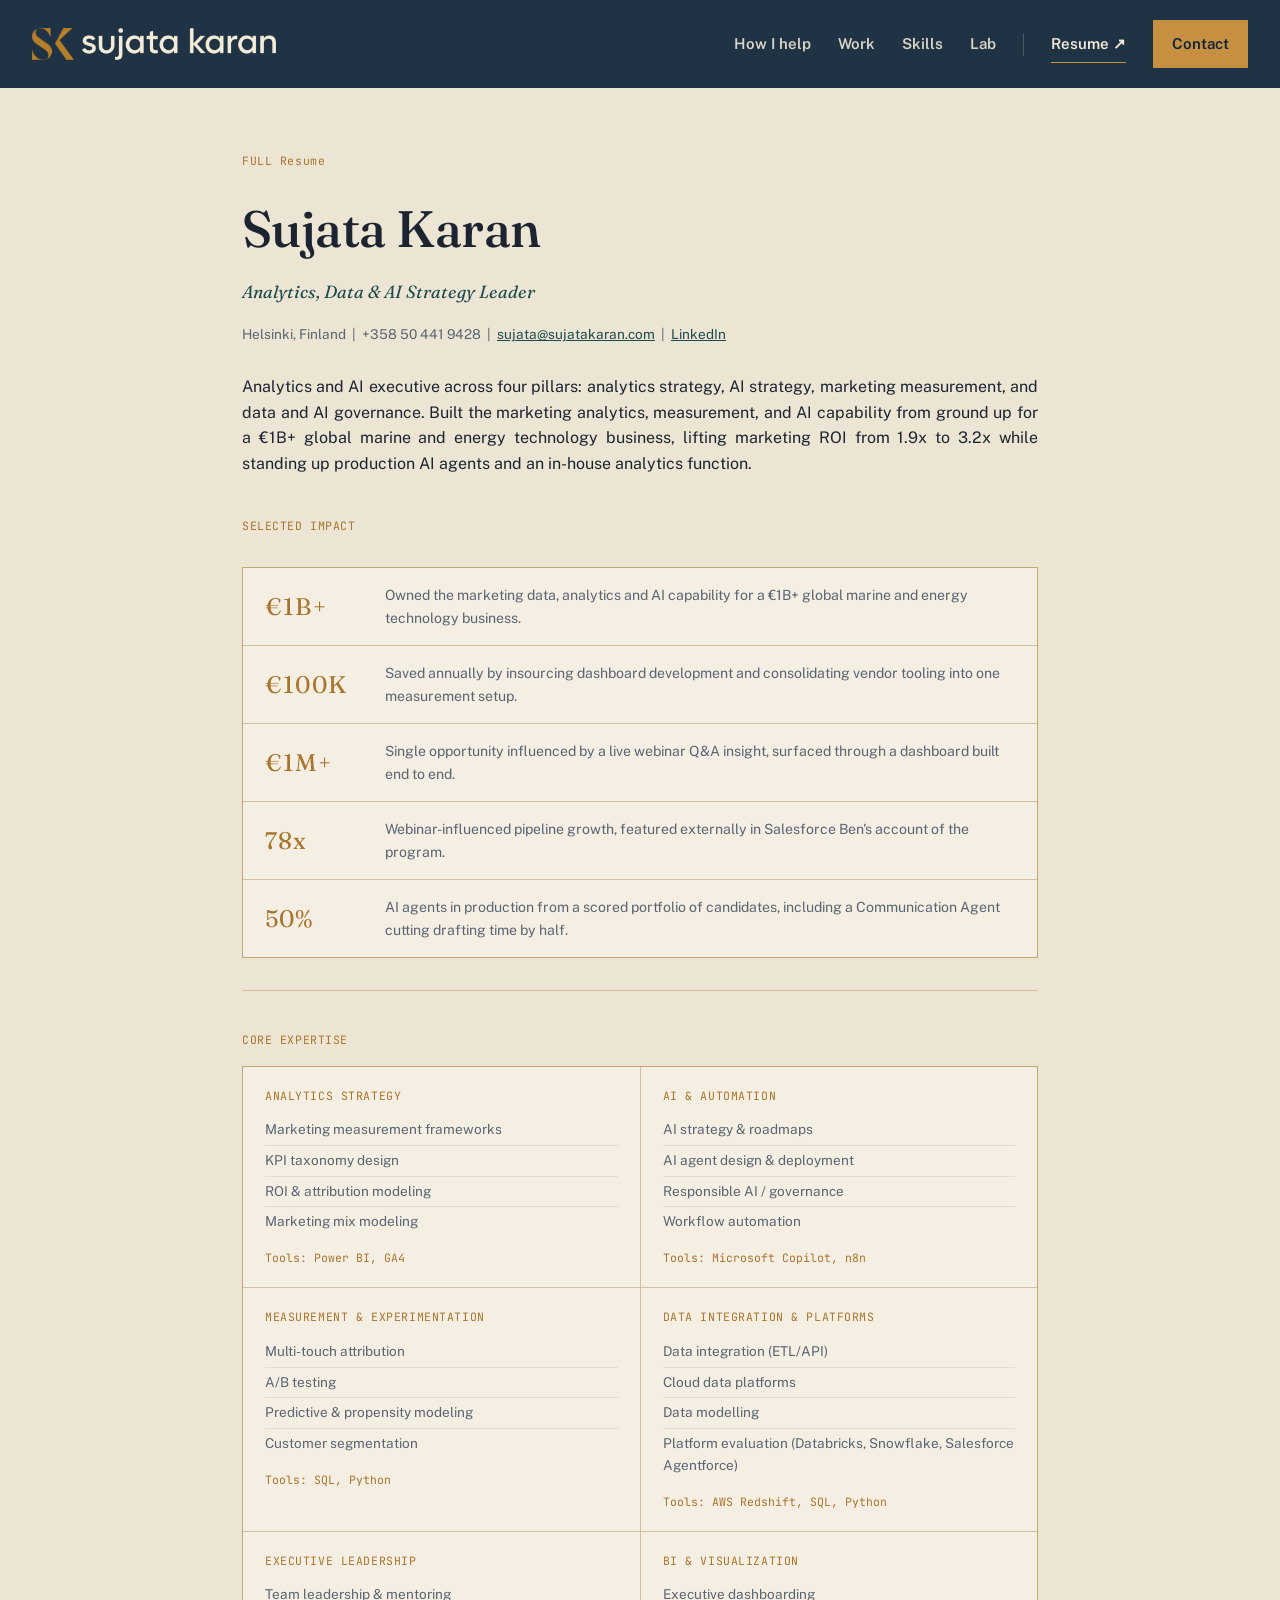
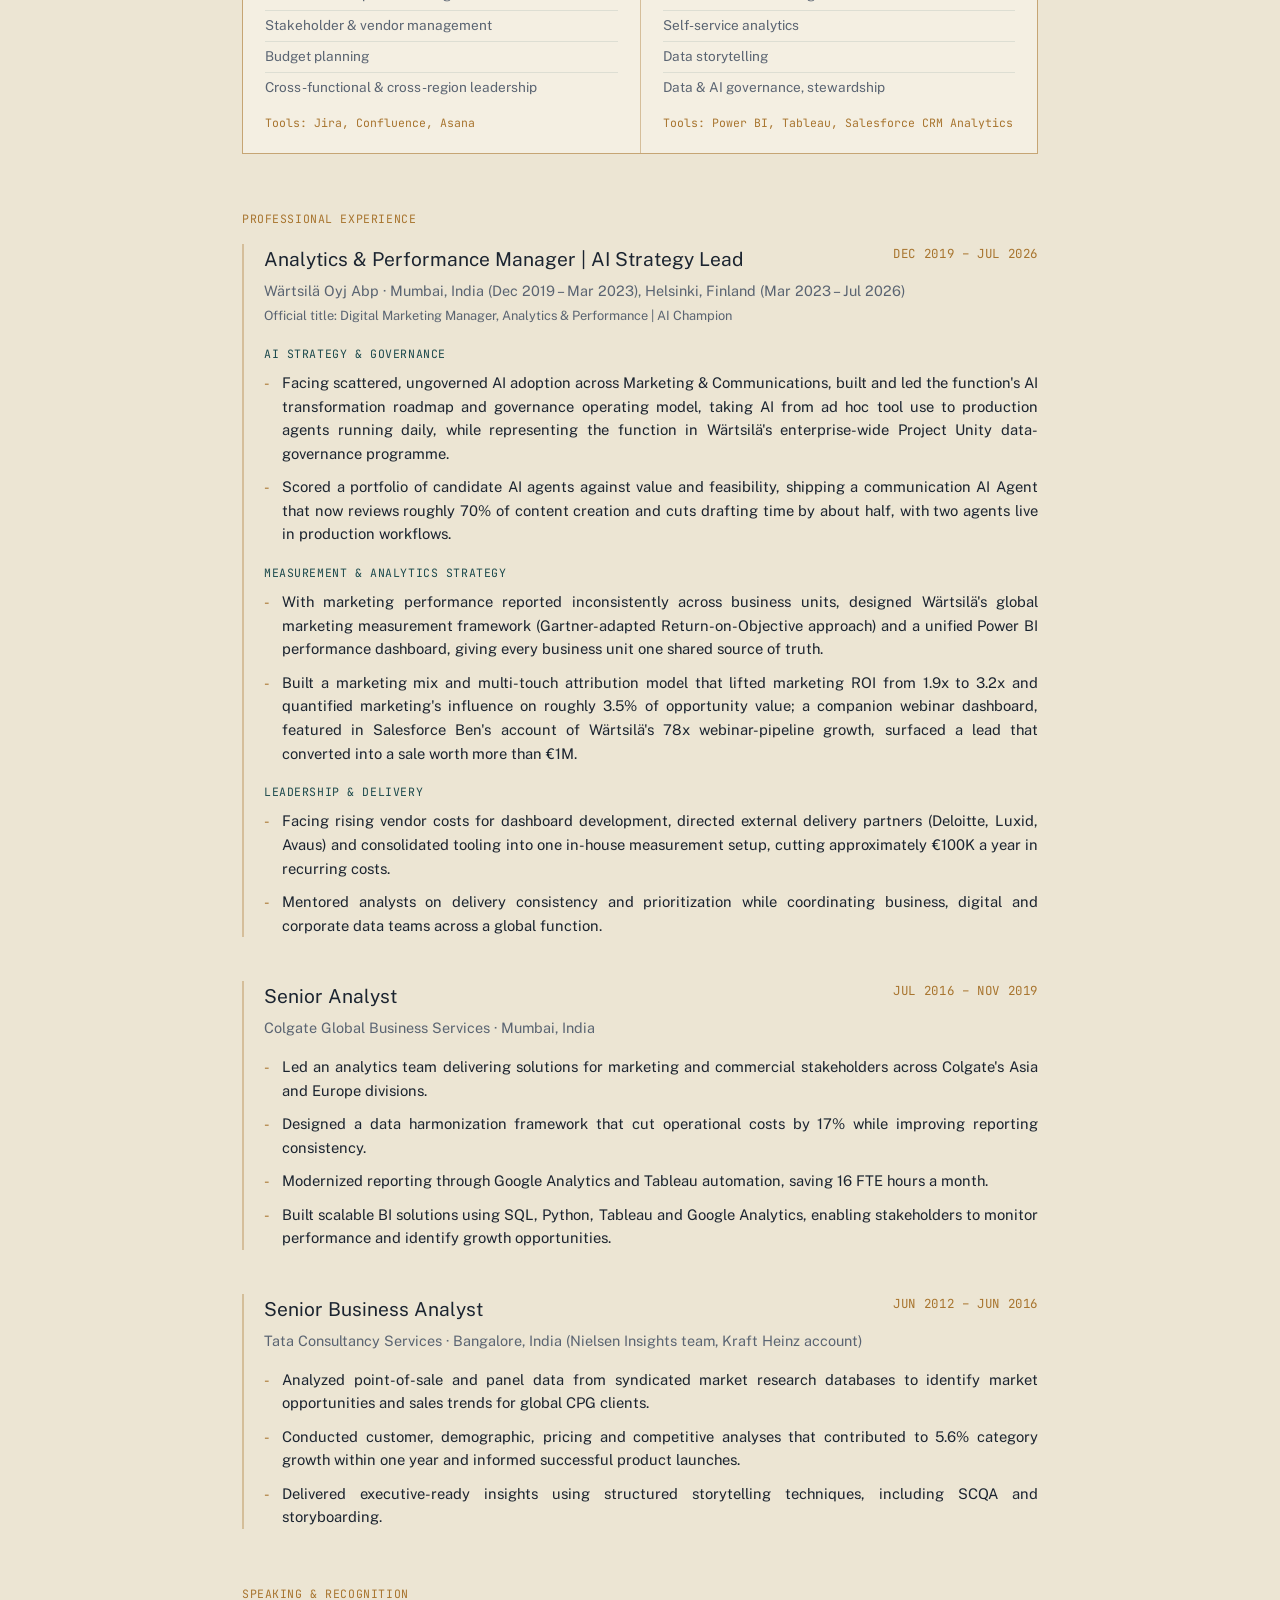
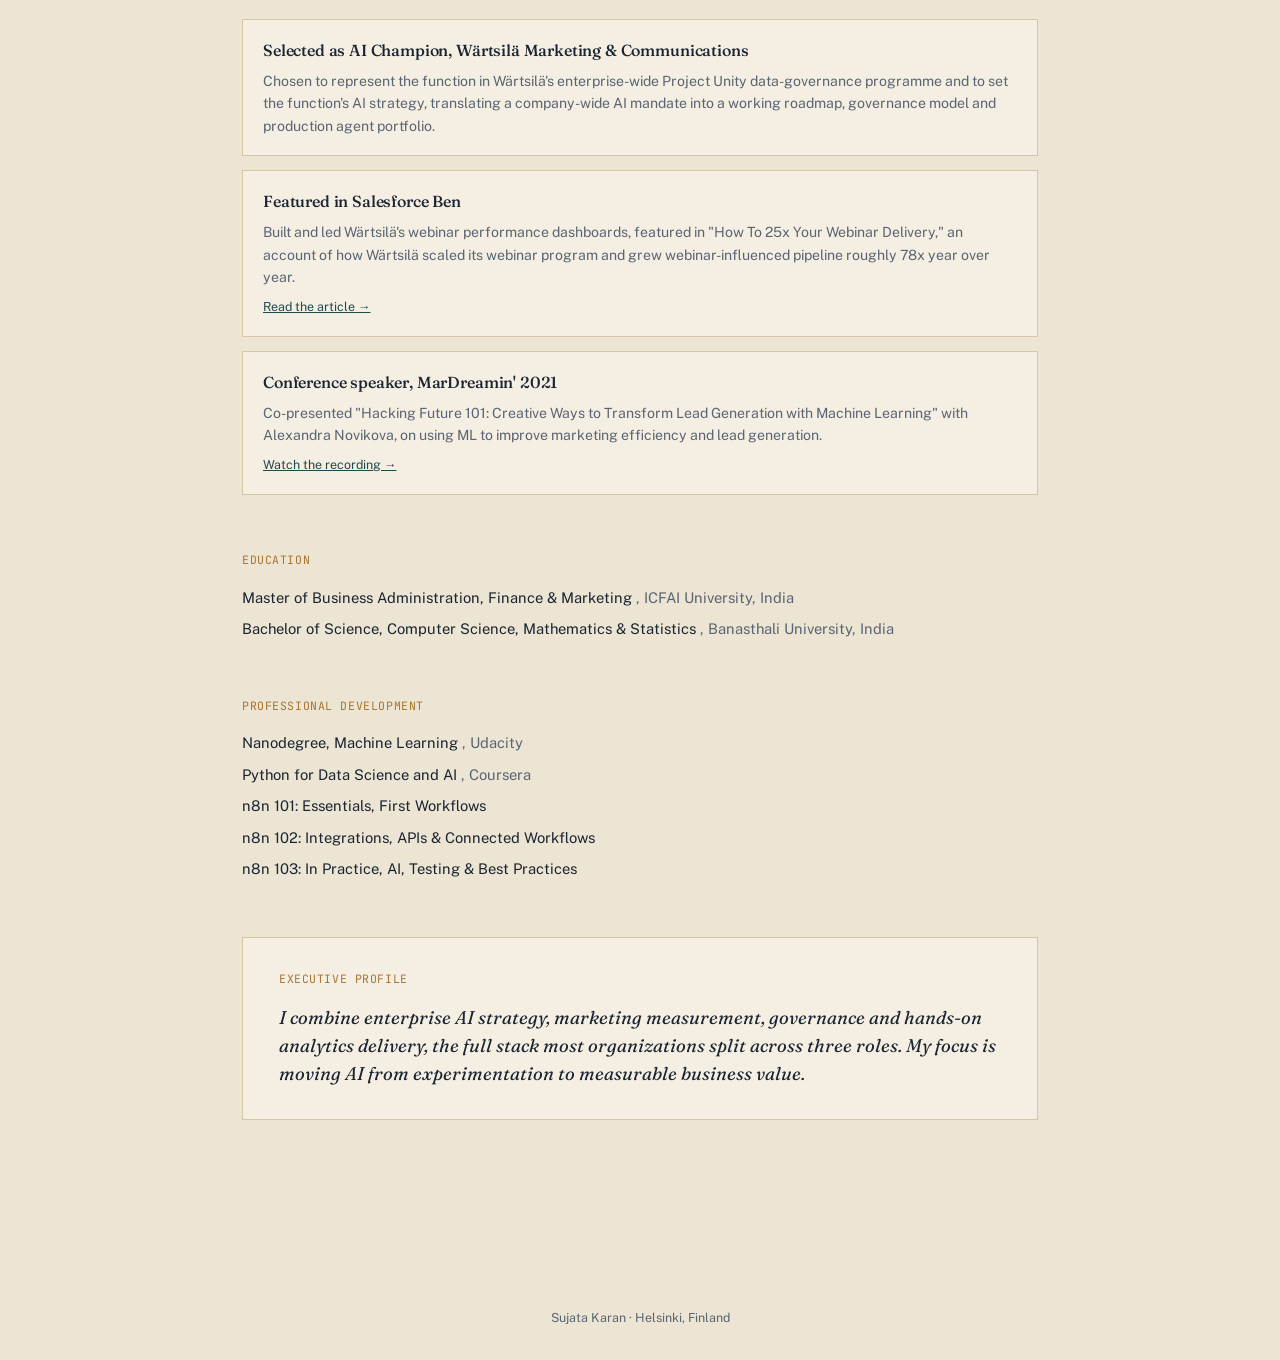
<file: resume.html>
<!DOCTYPE html>
<html lang="en">
<head>
 <!-- Google Consent Mode defaults: must be first -->
  <script data-cookieconsent="ignore">
    window.dataLayer = window.dataLayer || [];

    function gtag() {
      dataLayer.push(arguments);
    }

    gtag("consent", "default", {
      ad_storage: "denied",
      ad_user_data: "denied",
      ad_personalization: "denied",
      analytics_storage: "denied",
      functionality_storage: "denied",
      personalization_storage: "denied",
      security_storage: "granted",
      wait_for_update: 500
    });
  </script>

  <!-- Cookiebot: must load before GTM, GA4 and Clarity -->
  <script
    id="Cookiebot"
    src="https://consent.cookiebot.com/uc.js"
    data-cbid="f625a753-740b-4983-b807-e4322e7d1092"
    data-blockingmode="auto"
    type="text/javascript">
  </script>

  <!-- Google Tag Manager -->
  <script data-cookieconsent="ignore">
    (function(w,d,s,l,i){
      w[l]=w[l]||[];
      w[l].push({
        "gtm.start": new Date().getTime(),
        event: "gtm.js"
      });

      var f=d.getElementsByTagName(s)[0],
          j=d.createElement(s),
          dl=l!="dataLayer" ? "&l="+l : "";

      j.async=true;
      j.src="https://www.googletagmanager.com/gtm.js?id="+i+dl;
      f.parentNode.insertBefore(j,f);
    })(window,document,"script","dataLayer","GTM-NR23D9J8");
  </script>
  <!-- End Google Tag Manager -->

  <!-- GA4: blocked until statistics consent -->
  <script
    type="text/plain"
    data-cookieconsent="statistics"
    async
    src="https://www.googletagmanager.com/gtag/js?id=G-XX556KRSCQ">
  </script>

  <script
    type="text/plain"
    data-cookieconsent="statistics">
    window.dataLayer = window.dataLayer || [];

    function gtag() {
      dataLayer.push(arguments);
    }

    gtag("js", new Date());
    gtag("config", "G-XX556KRSCQ");
  </script>

  <!-- Microsoft Clarity: blocked until statistics consent -->
  <script
    type="text/plain"
    data-cookieconsent="statistics">
    (function(c,l,a,r,i,t,y){
      c[a]=c[a] || function(){
        (c[a].q=c[a].q || []).push(arguments);
      };

      t=l.createElement(r);
      t.async=1;
      t.src="https://www.clarity.ms/tag/"+i;

      y=l.getElementsByTagName(r)[0];
      y.parentNode.insertBefore(t,y);
    })(window,document,"clarity","script","xu6j8fqku3");
  </script>
<meta charset="UTF-8">
<meta name="viewport" content="width=device-width, initial-scale=1.0">
<title>Sujata Karan · Full Resume</title>
<meta name="description" content="Full Resume for Sujata Karan, analytics, data and AI strategy leader with 14+ years across Tata Consultancy Services, Colgate-Palmolive and Wärtsilä.">
<meta property="og:title" content="Sujata Karan · Full Resume">
<meta property="og:description" content="Full Resume for an analytics, data and AI strategy leader with 14+ years across Tata Consultancy Services, Colgate-Palmolive and Wärtsilä.">
<meta property="og:type" content="profile">
<meta property="og:url" content="https://sujatakaran.com/resume.html">
<meta name="twitter:card" content="summary">
<meta name="twitter:title" content="Sujata Karan · Full Resume">
<meta name="twitter:description" content="Full Resume for an analytics, data and AI strategy leader with 14+ years across Tata Consultancy Services, Colgate-Palmolive and Wärtsilä.">
<link rel="canonical" href="https://sujatakaran.com/resume.html">
<link rel="preconnect" href="https://fonts.googleapis.com">
<link rel="preconnect" href="https://fonts.gstatic.com" crossorigin>
<link href="https://fonts.googleapis.com/css2?family=Fraunces:opsz,wght@9..144,400;9..144,500;9..144,600&family=Public+Sans:wght@400;500;600;700&family=JetBrains+Mono:wght@400;500&display=swap" rel="stylesheet">
<style>
  :root {
    --ink-navy: #0f2438;
    --navy-deep: #0a1a29;
    --chart-cream: #ece5d3;
    --cream-panel: #f4efe2;
    --brass: #a8752f;
    --brass-bright: #c68f42;
    --teal-deep: #1c4a4d;
    --ink-text: #1b2430;
    --cream-text: #f1ead9;
    --muted-navy-text: #9db0c2;
    --muted-ink-text: #5a6472;
    --rule: rgba(168, 117, 47, 0.35);
  }

  * { margin: 0; padding: 0; box-sizing: border-box; }

  body {
    background: var(--chart-cream);
    color: var(--ink-text);
    font-family: 'Public Sans', sans-serif;
    line-height: 1.6;
  }

  @media (prefers-reduced-motion: reduce) {
    * { animation-duration: 0.01ms !important; transition-duration: 0.01ms !important; }
  }

  .mono { font-family: 'JetBrains Mono', monospace; letter-spacing: 0.05em; }

  h1, h2, h3 { font-family: 'Fraunces', serif; font-weight: 500; letter-spacing: -0.01em; }

  a { color: inherit; }

  .wrap { max-width: 860px; margin: 0 auto; padding: 0 32px 100px; }

  header {
    position: sticky;
    top: 0;
    z-index: 10;
    padding: 20px 32px;
    display: flex;
    justify-content: space-between;
    align-items: center;
    background: rgba(15, 36, 56, 0.92);
    backdrop-filter: blur(6px);
  }

  .brand {
    display: inline-flex;
    align-items: center;
    flex-shrink: 0;
    text-decoration: none;
  }

  .brand img {
    display: block;
    width: auto;
    height: 32px;
    object-fit: contain;
  }

  header nav {
    display: flex;
    align-items: center;
    gap: 27px;
  }

  header nav a {
    position: relative;
    padding: 10px 0;
    text-decoration: none;
    color: rgba(244, 236, 217, 0.88);
    font-size: 15px;
    font-weight: 600;
    margin-left: 0;
    transition: color 0.2s;
  }

  header nav a:not(.contact-link)::after {
    content: "";
    position: absolute;
    left: 0;
    right: 0;
    bottom: 3px;
    height: 1px;
    background: var(--brass-bright);
    transform: scaleX(0);
    transform-origin: left;
    transition: transform 0.25s ease;
  }

  header nav a:hover,
  header nav a.active { color: var(--cream-text); }
  header nav a:hover::after,
  header nav a.active::after { transform: scaleX(1); }

  .nav-divider { width: 1px; height: 23px; background: rgba(244, 236, 217, 0.2); }

  header nav .contact-link {
    padding: 11px 18px;
    border: 1px solid var(--brass-bright);
    background: var(--brass-bright);
    color: var(--ink-navy);
  }

  header nav .contact-link:hover { background: transparent; color: var(--cream-text); }

  header a.back { color: var(--brass-bright); }

  .print-btn {
    display: none;
  }

  .hero-block {
    padding: 64px 0 32px;
    border-bottom: 1px solid var(--rule);
    margin-bottom: 40px;
  }

  .coord {
    font-size: 0.72rem;
    color: var(--brass);
    margin-bottom: 18px;
  }

  h1.name {
    font-size: clamp(2.2rem, 5vw, 3.2rem);
    color: var(--ink-text);
  }

  .role-line {
    font-family: 'Fraunces', serif;
    font-style: italic;
    font-size: 1.1rem;
    color: var(--teal-deep);
    margin-top: 8px;
  }

  .contact-line {
    margin-top: 18px;
    font-size: 0.85rem;
    color: var(--muted-ink-text);
  }

  .contact-line a { color: var(--teal-deep); text-decoration: underline; }

  .summary {
    margin-top: 28px;
    font-size: 1rem;
    color: var(--ink-text);
    text-align: justify;
    text-justify: inter-word;
  }

  .impact-list {
    display: grid;
    gap: 1px;
    background: var(--rule);
    border: 1px solid var(--rule);
    margin-top: 32px;
  }

  .impact-item {
    background: var(--cream-panel);
    padding: 16px 22px;
    display: grid;
    grid-template-columns: 100px 1fr;
    gap: 20px;
    align-items: center;
  }

  .impact-metric {
    font-family: 'Fraunces', serif;
    font-size: 1.5rem;
    color: var(--brass);
    line-height: 1;
  }

  .impact-item p {
    font-size: 0.88rem;
    color: var(--muted-ink-text);
  }

  section.block { margin-bottom: 56px; }

  .eyebrow {
    font-size: 0.72rem;
    text-transform: uppercase;
    color: var(--brass);
    margin-bottom: 16px;
  }

  .skills-grid {
    display: grid;
    grid-template-columns: repeat(2, 1fr);
    gap: 1px;
    background: var(--rule);
    border: 1px solid var(--rule);
  }

  .skill-cat {
    background: var(--cream-panel);
    padding: 20px 22px;
  }

  .skill-cat .cat-name {
    font-size: 0.72rem;
    text-transform: uppercase;
    color: var(--brass);
    margin-bottom: 10px;
  }

  .skill-cat ul {
    list-style: none;
  }

  .skill-cat li {
    font-size: 0.85rem;
    color: var(--muted-ink-text);
    padding: 4px 0;
    border-top: 1px solid rgba(28,74,77,0.1);
  }

  .skill-cat li:first-child { border-top: none; }

  .skill-cat .tools-line {
    margin-top: 12px;
    font-size: 0.72rem;
    color: var(--brass);
    font-family: 'JetBrains Mono', monospace;
  }

  .role-block {
    margin-bottom: 44px;
    padding-left: 20px;
    border-left: 2px solid var(--rule);
  }

  .role-header {
    display: flex;
    justify-content: space-between;
    flex-wrap: wrap;
    gap: 8px;
    margin-bottom: 4px;
  }

  .role-title { font-size: 1.2rem; }

  .role-tenure { font-size: 0.78rem; color: var(--brass); white-space: nowrap; }

  .role-org {
    font-size: 0.9rem;
    color: var(--muted-ink-text);
    margin-bottom: 16px;
  }

  .role-block ul {
    list-style: none;
    display: flex;
    flex-direction: column;
    gap: 10px;
  }

  .role-block li {
    font-size: 0.92rem;
    position: relative;
    padding-left: 18px;
    text-align: justify;
    text-justify: inter-word;
  }

  .role-block li::before {
    content: "-";
    position: absolute;
    left: 0;
    color: var(--brass);
  }

  .subgroup-label {
    font-size: 0.72rem;
    text-transform: uppercase;
    color: var(--teal-deep);
    margin: 18px 0 8px;
  }

  .note-flag {
    background: var(--cream-panel);
    border: 1px solid var(--rule);
    padding: 14px 18px;
    font-size: 0.82rem;
    color: var(--muted-ink-text);
    margin-top: 18px;
  }

  .edu-item, .dev-item {
    font-size: 0.92rem;
    margin-bottom: 8px;
  }

  .edu-item .school, .dev-item .provider {
    color: var(--muted-ink-text);
  }

  .featured-row {
    display: flex;
    flex-direction: column;
    gap: 14px;
  }

  .featured-item {
    background: var(--cream-panel);
    border: 1px solid var(--rule);
    padding: 18px 20px;
  }

  .featured-item h3 { font-size: 1rem; margin-bottom: 6px; }

  .featured-item p { font-size: 0.88rem; color: var(--muted-ink-text); }

  .featured-item a {
    display: inline-block;
    margin-top: 8px;
    font-size: 0.78rem;
    color: var(--teal-deep);
    text-decoration: underline;
  }

  footer {
    text-align: center;
    padding: 32px;
    color: var(--muted-ink-text);
    font-size: 0.78rem;
  }

  .exec-profile {
    border: 1px solid var(--rule);
    background: var(--cream-panel);
    padding: 32px 36px;
    margin-bottom: 56px;
  }

  .exec-profile p {
    font-family: 'Fraunces', serif;
    font-style: italic;
    font-size: 1.15rem;
    color: var(--ink-text);
    line-height: 1.5;
  }

  @media (max-width: 640px) {
    .brand img { height: 22px; }
    header { padding: 16px 20px; }
    header nav { gap: 13px; }
    header nav a { font-size: 12px; }
    header nav .contact-link { padding: 8px 10px; }
    .nav-divider, .nav-optional { display: none; }
    .skills-grid { grid-template-columns: 1fr; }
    .wrap { padding: 0 20px 80px; }
  }

  @media print {
    header, .print-btn { display: none; }
    body { background: white; }
    .wrap { max-width: 100%; padding: 0; }
  }

  :focus-visible { outline: 2px solid var(--brass-bright); outline-offset: 3px; }
</style>
</head>
<body>

  <!-- Google Tag Manager (noscript) -->
  <noscript>
    <iframe
      src="https://www.googletagmanager.com/ns.html?id=GTM-NR23D9J8"
      height="0"
      width="0"
      style="display:none;visibility:hidden">
    </iframe>
  </noscript>
  <!-- End Google Tag Manager (noscript) -->

<header>
  <a href="/" class="brand" aria-label="Sujata Karan — Home">
    <img src="/sujata-karan-logo-exact.png" alt="Sujata Karan">
  </a>
  <nav>
    <a class="nav-optional" href="index.html#help">How I help</a>
    <a href="index.html#work">Work</a>
    <a class="nav-optional" href="index.html#skills">Skills</a>
    <a href="index.html#lab">Lab</a>
    <span class="nav-divider" aria-hidden="true"></span>
    <a class="active" href="resume.html">Resume ↗</a>
    <a class="contact-link" href="index.html#contact">Contact</a>
  </nav>
</header>

<div class="wrap">
  <div class="hero-block">
    <div class="coord mono">FULL Resume</div>
    <h1 class="name">Sujata Karan</h1>
    <div class="role-line">Analytics, Data &amp; AI Strategy Leader</div>
    <div class="contact-line">Helsinki, Finland &nbsp;|&nbsp; +358 50 441 9428 &nbsp;|&nbsp; <a href="mailto:sujata@sujatakaran.com">sujata@sujatakaran.com</a> &nbsp;|&nbsp; <a href="https://www.linkedin.com/in/sujata-karan/" target="_blank" rel="noopener">LinkedIn</a></div>
    <p class="summary">Analytics and AI executive across four pillars: analytics strategy, AI strategy, marketing measurement, and data and AI governance. Built the marketing analytics, measurement, and AI capability from ground up for a €1B+ global marine and energy technology business, lifting marketing ROI from 1.9x to 3.2x while standing up production AI agents and an in-house analytics function.</p>

    <div class="eyebrow mono" style="margin-top: 40px;">Selected Impact</div>
    <div class="impact-list">
      <div class="impact-item">
        <div class="impact-metric mono">€1B+</div>
        <p>Owned the marketing data, analytics and AI capability for a €1B+ global marine and energy technology business.</p>
      </div>
      <div class="impact-item">
        <div class="impact-metric mono">€100K</div>
        <p>Saved annually by insourcing dashboard development and consolidating vendor tooling into one measurement setup.</p>
      </div>
      <div class="impact-item">
        <div class="impact-metric mono">€1M+</div>
        <p>Single opportunity influenced by a live webinar Q&amp;A insight, surfaced through a dashboard built end to end.</p>
      </div>
      <div class="impact-item">
        <div class="impact-metric mono">78x</div>
        <p>Webinar-influenced pipeline growth, featured externally in Salesforce Ben's account of the program.</p>
      </div>
       <div class="impact-item">
        <div class="impact-metric mono">50%</div>
        <p>AI agents in production from a scored portfolio of candidates, including a Communication Agent cutting drafting time by half.</p>
      </div>
    </div>
  </div>

  <section class="block">
    <div class="eyebrow mono">Core Expertise</div>
    <div class="skills-grid">
      <div class="skill-cat">
        <div class="cat-name mono">Analytics Strategy</div>
        <ul>
          <li>Marketing measurement frameworks</li>
          <li>KPI taxonomy design</li>
          <li>ROI &amp; attribution modeling</li>
          <li>Marketing mix modeling</li>
        </ul>
        <div class="tools-line">Tools: Power BI, GA4</div>
      </div>
      <div class="skill-cat">
        <div class="cat-name mono">AI &amp; Automation</div>
        <ul>
          <li>AI strategy &amp; roadmaps</li>
          <li>AI agent design &amp; deployment</li>
          <li>Responsible AI / governance</li>
          <li>Workflow automation</li>
        </ul>
        <div class="tools-line">Tools: Microsoft Copilot, n8n</div>
      </div>
      <div class="skill-cat">
        <div class="cat-name mono">Measurement &amp; Experimentation</div>
        <ul>
          <li>Multi-touch attribution</li>
          <li>A/B testing</li>
          <li>Predictive &amp; propensity modeling</li>
          <li>Customer segmentation</li>
        </ul>
        <div class="tools-line">Tools: SQL, Python</div>
      </div>
      <div class="skill-cat">
        <div class="cat-name mono">Data Integration & Platforms</div>
        <ul>
          <li>Data integration (ETL/API)</li>
          <li>Cloud data platforms</li>
          <li>Data modelling</li>
          <li>Platform evaluation (Databricks, Snowflake, Salesforce Agentforce)</li>
        </ul>
        <div class="tools-line">Tools: AWS Redshift, SQL, Python</div>
      </div>
      <div class="skill-cat">
        <div class="cat-name mono">Executive Leadership</div>
        <ul>
          <li>Team leadership &amp; mentoring</li>
          <li>Stakeholder &amp; vendor management</li>
          <li>Budget planning</li>
          <li>Cross-functional &amp; cross-region leadership</li>
        </ul>
        <div class="tools-line">Tools: Jira, Confluence, Asana</div>
      </div>
      <div class="skill-cat">
        <div class="cat-name mono">BI &amp; Visualization</div>
        <ul>
          <li>Executive dashboarding</li>
          <li>Self-service analytics</li>
          <li>Data storytelling</li>
          <li>Data &amp; AI governance, stewardship</li>
        </ul>
        <div class="tools-line">Tools: Power BI, Tableau, Salesforce CRM Analytics</div>
      </div>
    </div>
  </section>

  <section class="block">
    <div class="eyebrow mono">Professional Experience</div>

    <div class="role-block">
      <div class="role-header">
        <div class="role-title">Analytics &amp; Performance Manager | AI Strategy Lead</div>
        <div class="role-tenure mono">DEC 2019 – JUL 2026</div>
      </div>
      <div class="role-org">Wärtsilä Oyj Abp &middot; Mumbai, India (Dec 2019 – Mar 2023), Helsinki, Finland (Mar 2023 – Jul 2026)</div>
      <div class="role-org" style="margin-top: -12px; font-size: 0.8rem;">Official title: Digital Marketing Manager, Analytics &amp; Performance | AI Champion</div>

      <div class="subgroup-label mono">AI Strategy &amp; Governance</div>
      <ul>
        <li>Facing scattered, ungoverned AI adoption across Marketing &amp; Communications, built and led the function's AI transformation roadmap and governance operating model, taking AI from ad hoc tool use to production agents running daily, while representing the function in Wärtsilä's enterprise-wide Project Unity data-governance programme.</li>
        <li>Scored a portfolio of candidate AI agents against value and feasibility, shipping a communication AI Agent that now reviews roughly 70% of content creation and cuts drafting time by about half, with two agents live in production workflows.</li>
      </ul>

      <div class="subgroup-label mono">Measurement &amp; Analytics Strategy</div>
      <ul>
        <li>With marketing performance reported inconsistently across business units, designed Wärtsilä's global marketing measurement framework (Gartner-adapted Return-on-Objective approach) and a unified Power BI performance dashboard, giving every business unit one shared source of truth.</li>
        <li>Built a marketing mix and multi-touch attribution model that lifted marketing ROI from 1.9x to 3.2x and quantified marketing's influence on roughly 3.5% of opportunity value; a companion webinar dashboard, featured in Salesforce Ben's account of Wärtsilä's 78x webinar-pipeline growth, surfaced a lead that converted into a sale worth more than €1M.</li>
      </ul>

      <div class="subgroup-label mono">Leadership &amp; Delivery</div>
      <ul>
        <li>Facing rising vendor costs for dashboard development, directed external delivery partners (Deloitte, Luxid, Avaus) and consolidated tooling into one in-house measurement setup, cutting approximately €100K a year in recurring costs.</li>
        <li>Mentored analysts on delivery consistency and prioritization while coordinating business, digital and corporate data teams across a global function.</li>
      </ul>
    </div>

    <div class="role-block">
      <div class="role-header">
        <div class="role-title">Senior Analyst</div>
        <div class="role-tenure mono">JUL 2016 – NOV 2019</div>
      </div>
      <div class="role-org">Colgate Global Business Services &middot; Mumbai, India</div>
      <ul>
        <li>Led an analytics team delivering solutions for marketing and commercial stakeholders across Colgate's Asia and Europe divisions.</li>
        <li>Designed a data harmonization framework that cut operational costs by 17% while improving reporting consistency.</li>
        <li>Modernized reporting through Google Analytics and Tableau automation, saving 16 FTE hours a month.</li>
        <li>Built scalable BI solutions using SQL, Python, Tableau and Google Analytics, enabling stakeholders to monitor performance and identify growth opportunities.</li>
      </ul>
    </div>

    <div class="role-block">
      <div class="role-header">
        <div class="role-title">Senior Business Analyst</div>
        <div class="role-tenure mono">JUN 2012 – JUN 2016</div>
      </div>
      <div class="role-org">Tata Consultancy Services &middot; Bangalore, India (Nielsen Insights team, Kraft Heinz account)</div>
      <ul>
        <li>Analyzed point-of-sale and panel data from syndicated market research databases to identify market opportunities and sales trends for global CPG clients.</li>
        <li>Conducted customer, demographic, pricing and competitive analyses that contributed to 5.6% category growth within one year and informed successful product launches.</li>
        <li>Delivered executive-ready insights using structured storytelling techniques, including SCQA and storyboarding.</li>
      </ul>
    </div>
  </section>

  <section class="block">
    <div class="eyebrow mono">Speaking &amp; Recognition</div>
    <div class="featured-row">
      <div class="featured-item">
        <h3>Selected as AI Champion, Wärtsilä Marketing &amp; Communications</h3>
        <p>Chosen to represent the function in Wärtsilä's enterprise-wide Project Unity data-governance programme and to set the function's AI strategy, translating a company-wide AI mandate into a working roadmap, governance model and production agent portfolio.</p>
      </div>
      <div class="featured-item">
        <h3>Featured in Salesforce Ben</h3>
        <p>Built and led Wärtsilä's webinar performance dashboards, featured in "How To 25x Your Webinar Delivery," an account of how Wärtsilä scaled its webinar program and grew webinar-influenced pipeline roughly 78x year over year.</p>
        <a href="https://www.salesforceben.com/how-to-25x-your-webinar-delivery/" target="_blank" rel="noopener">Read the article &rarr;</a>
      </div>
      <div class="featured-item">
        <h3>Conference speaker, MarDreamin' 2021</h3>
        <p>Co-presented "Hacking Future 101: Creative Ways to Transform Lead Generation with Machine Learning" with Alexandra Novikova, on using ML to improve marketing efficiency and lead generation.</p>
        <a href="https://mardreamin.com/course-video/hacking-future-101-creative-ways-to-transform-lead-generation-with-machine-learning/" target="_blank" rel="noopener">Watch the recording &rarr;</a>
      </div>
    </div>
  </section>

  <section class="block">
    <div class="eyebrow mono">Education</div>
    <div class="edu-item">Master of Business Administration, Finance &amp; Marketing <span class="school">, ICFAI University, India</span></div>
    <div class="edu-item">Bachelor of Science, Computer Science, Mathematics &amp; Statistics <span class="school">, Banasthali University, India</span></div>
  </section>

  <section class="block">
    <div class="eyebrow mono">Professional Development</div>
    <div class="dev-item">Nanodegree, Machine Learning <span class="provider">, Udacity</span></div>
    <div class="dev-item">Python for Data Science and AI <span class="provider">, Coursera</span></div>
    <div class="dev-item">n8n 101: Essentials, First Workflows</div>
    <div class="dev-item">n8n 102: Integrations, APIs &amp; Connected Workflows</div>
    <div class="dev-item">n8n 103: In Practice, AI, Testing &amp; Best Practices</div>
  </section>
  <section class="block exec-profile">
    <div class="eyebrow mono">Executive Profile</div>
    <p>I combine enterprise AI strategy, marketing measurement, governance and hands-on analytics delivery, the full stack most organizations split across three roles. My focus is moving AI from experimentation to measurable business value.</p>
  </section>
</div>

<footer>Sujata Karan &middot; Helsinki, Finland</footer>

</body>
</html>
</file>
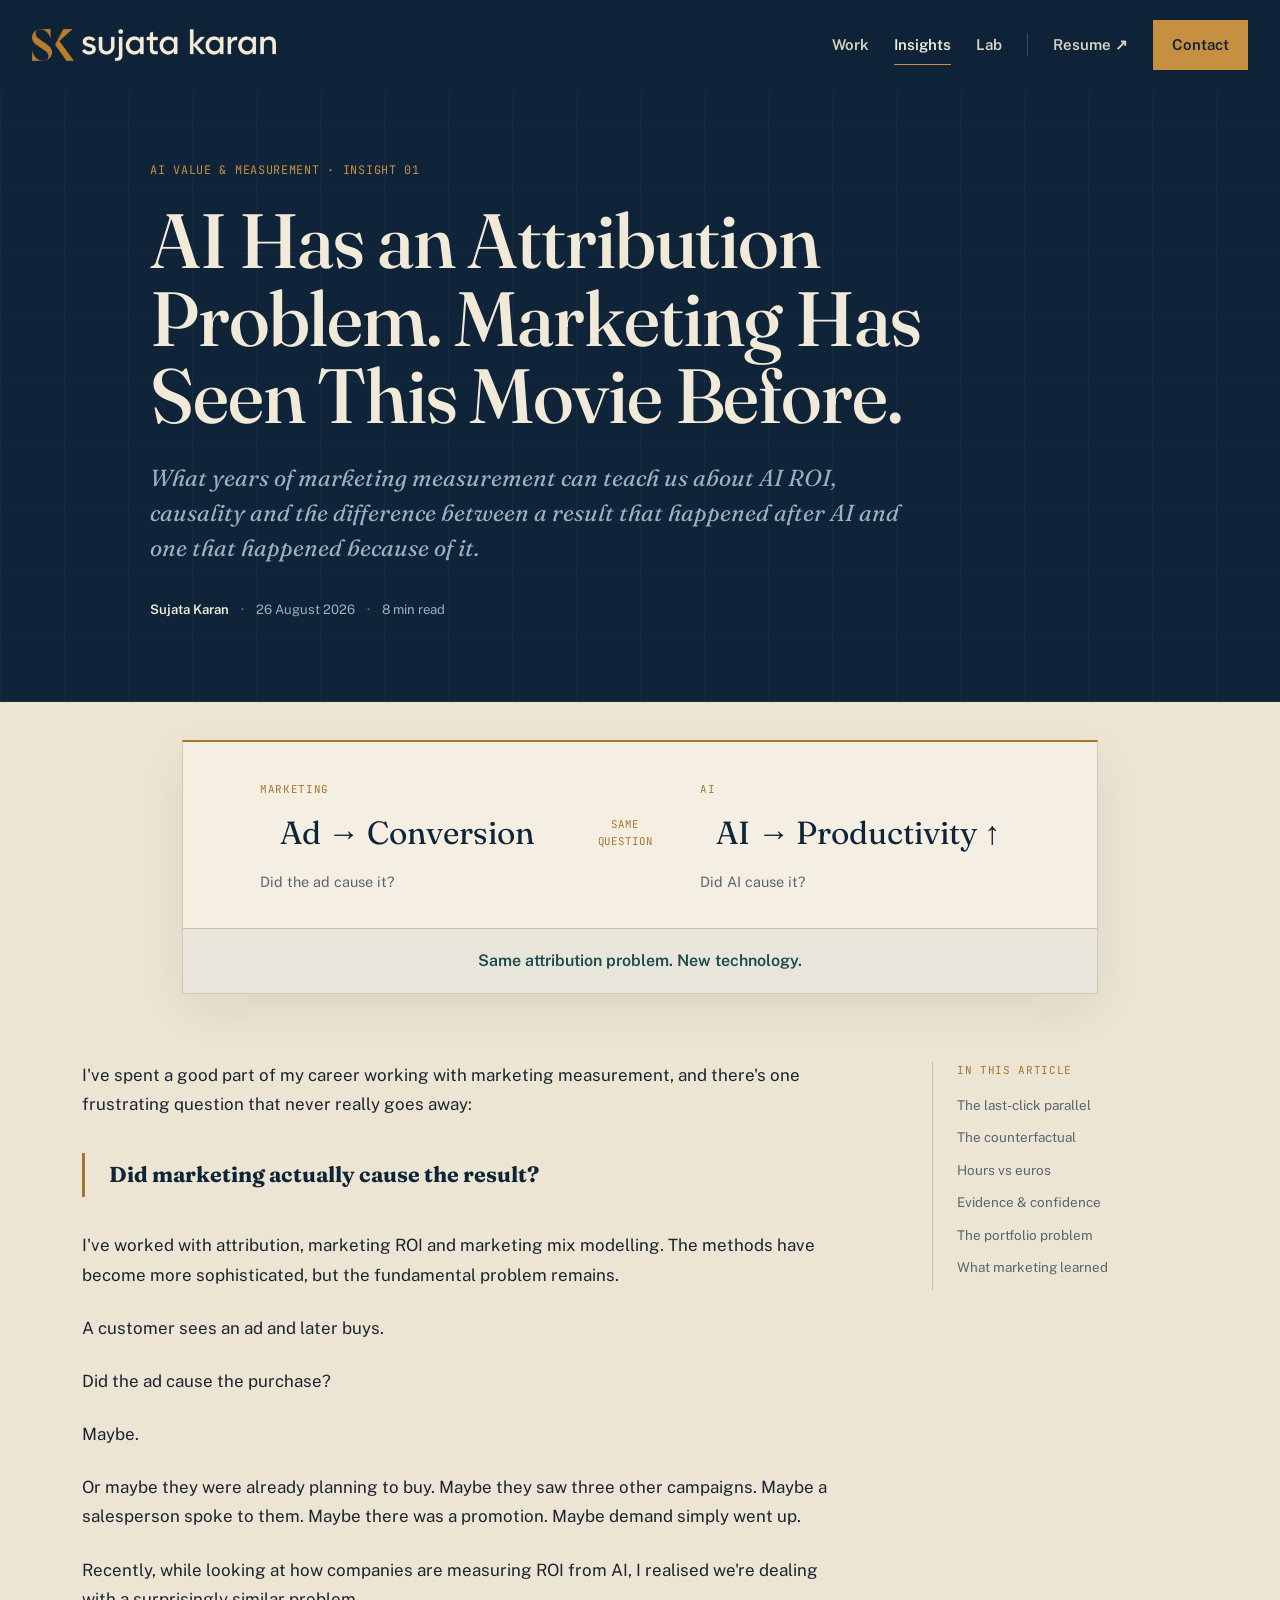
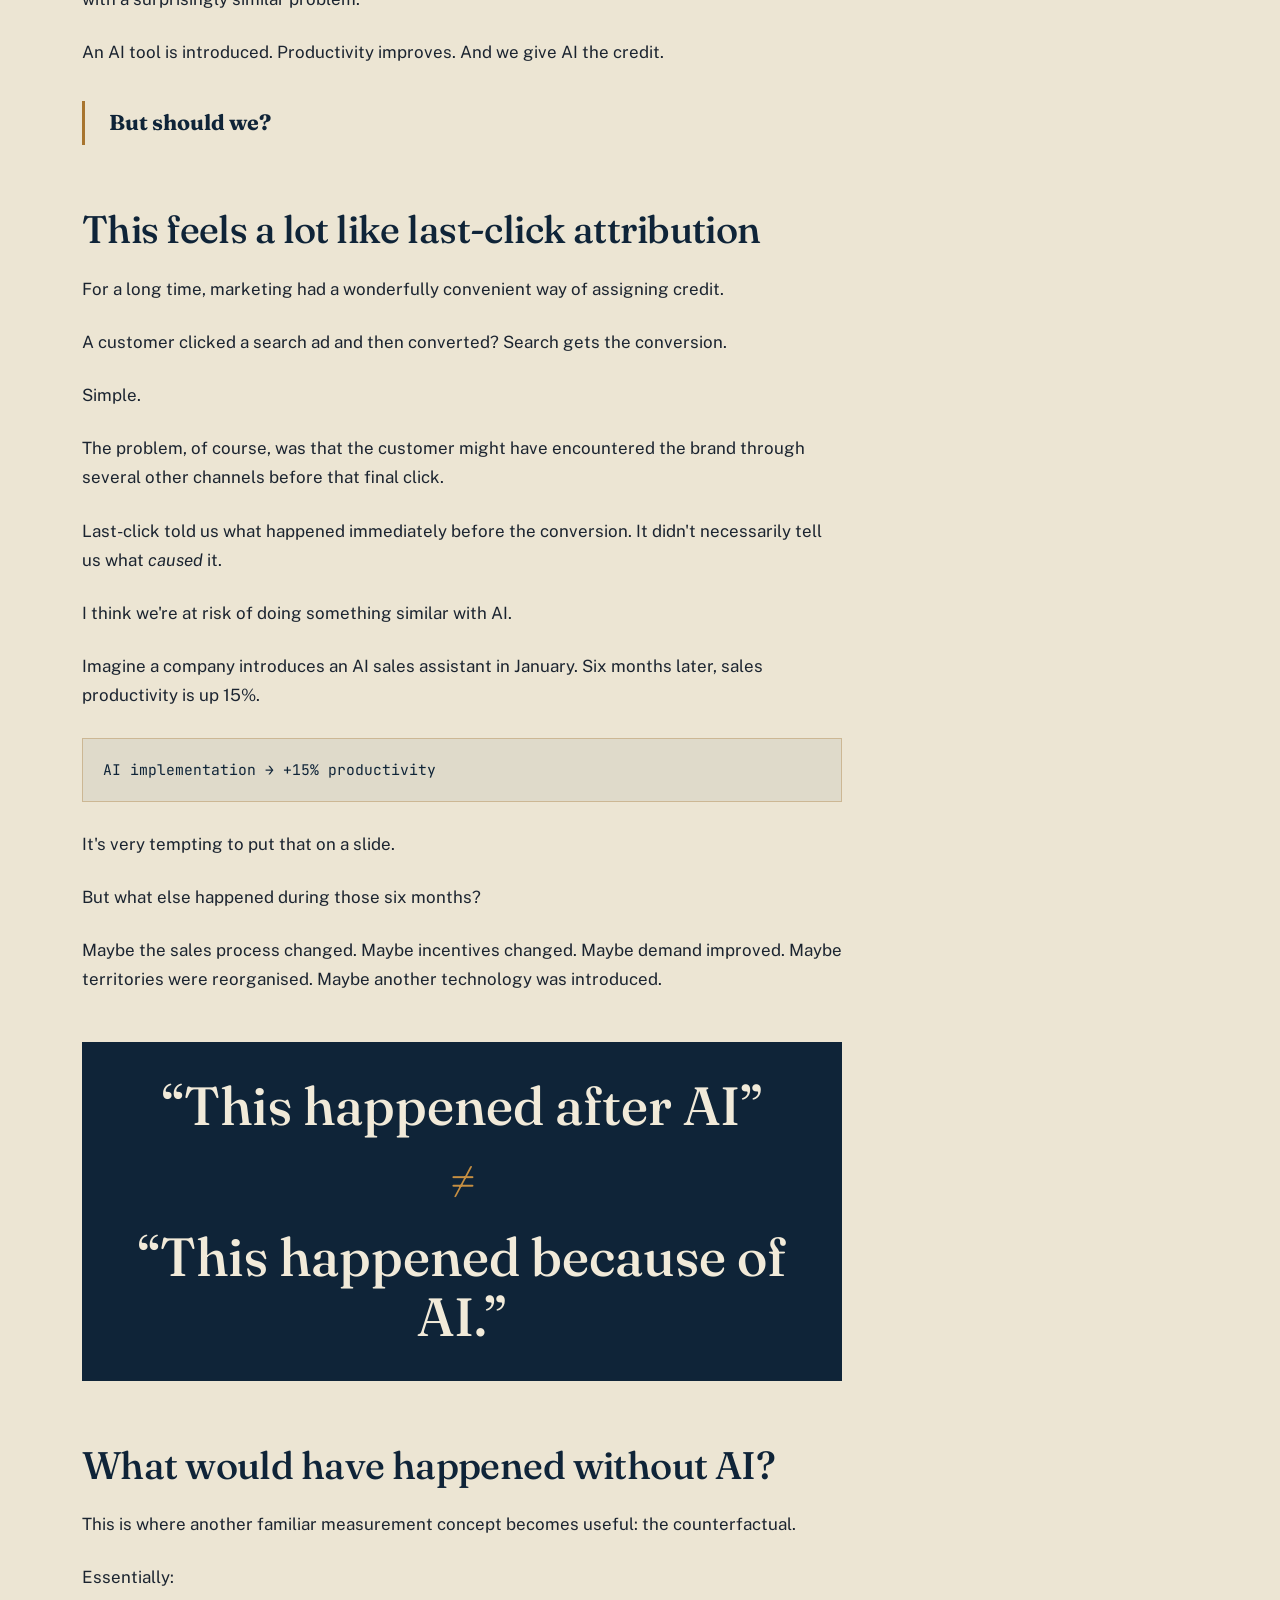
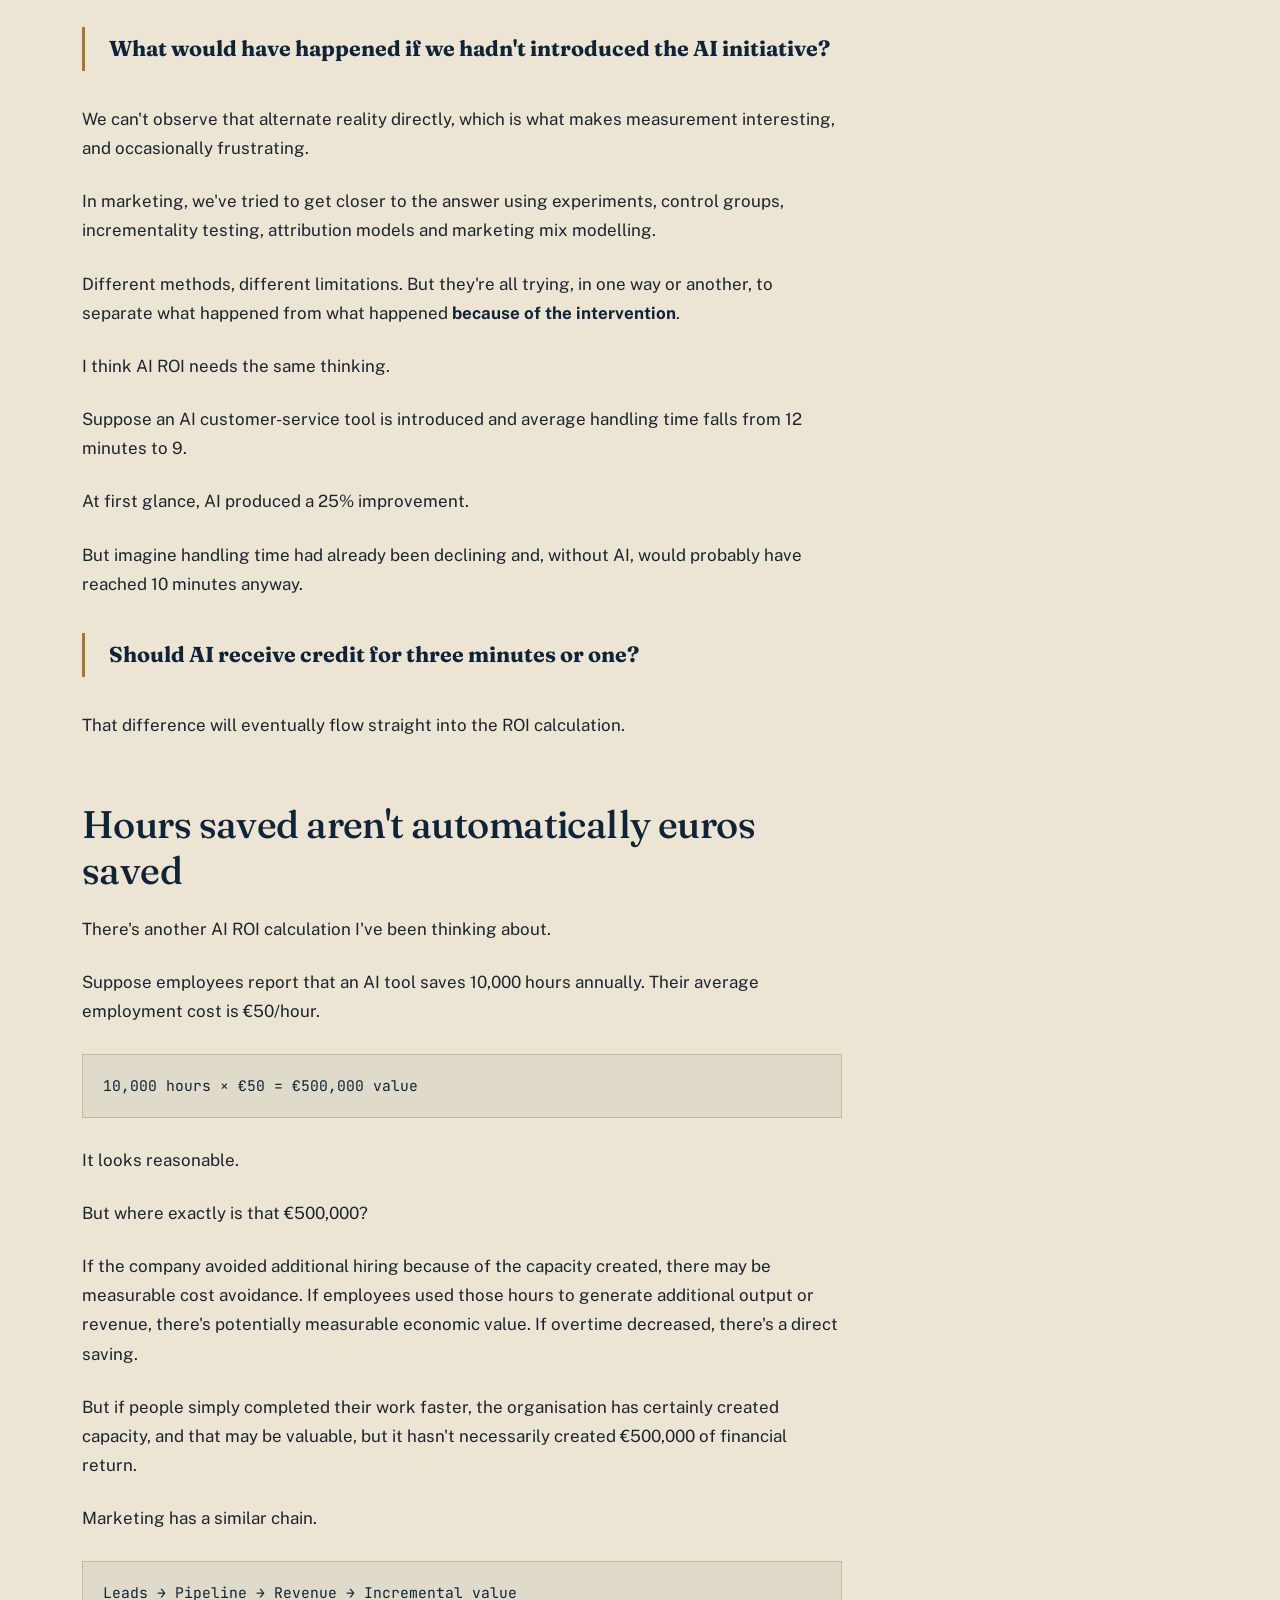
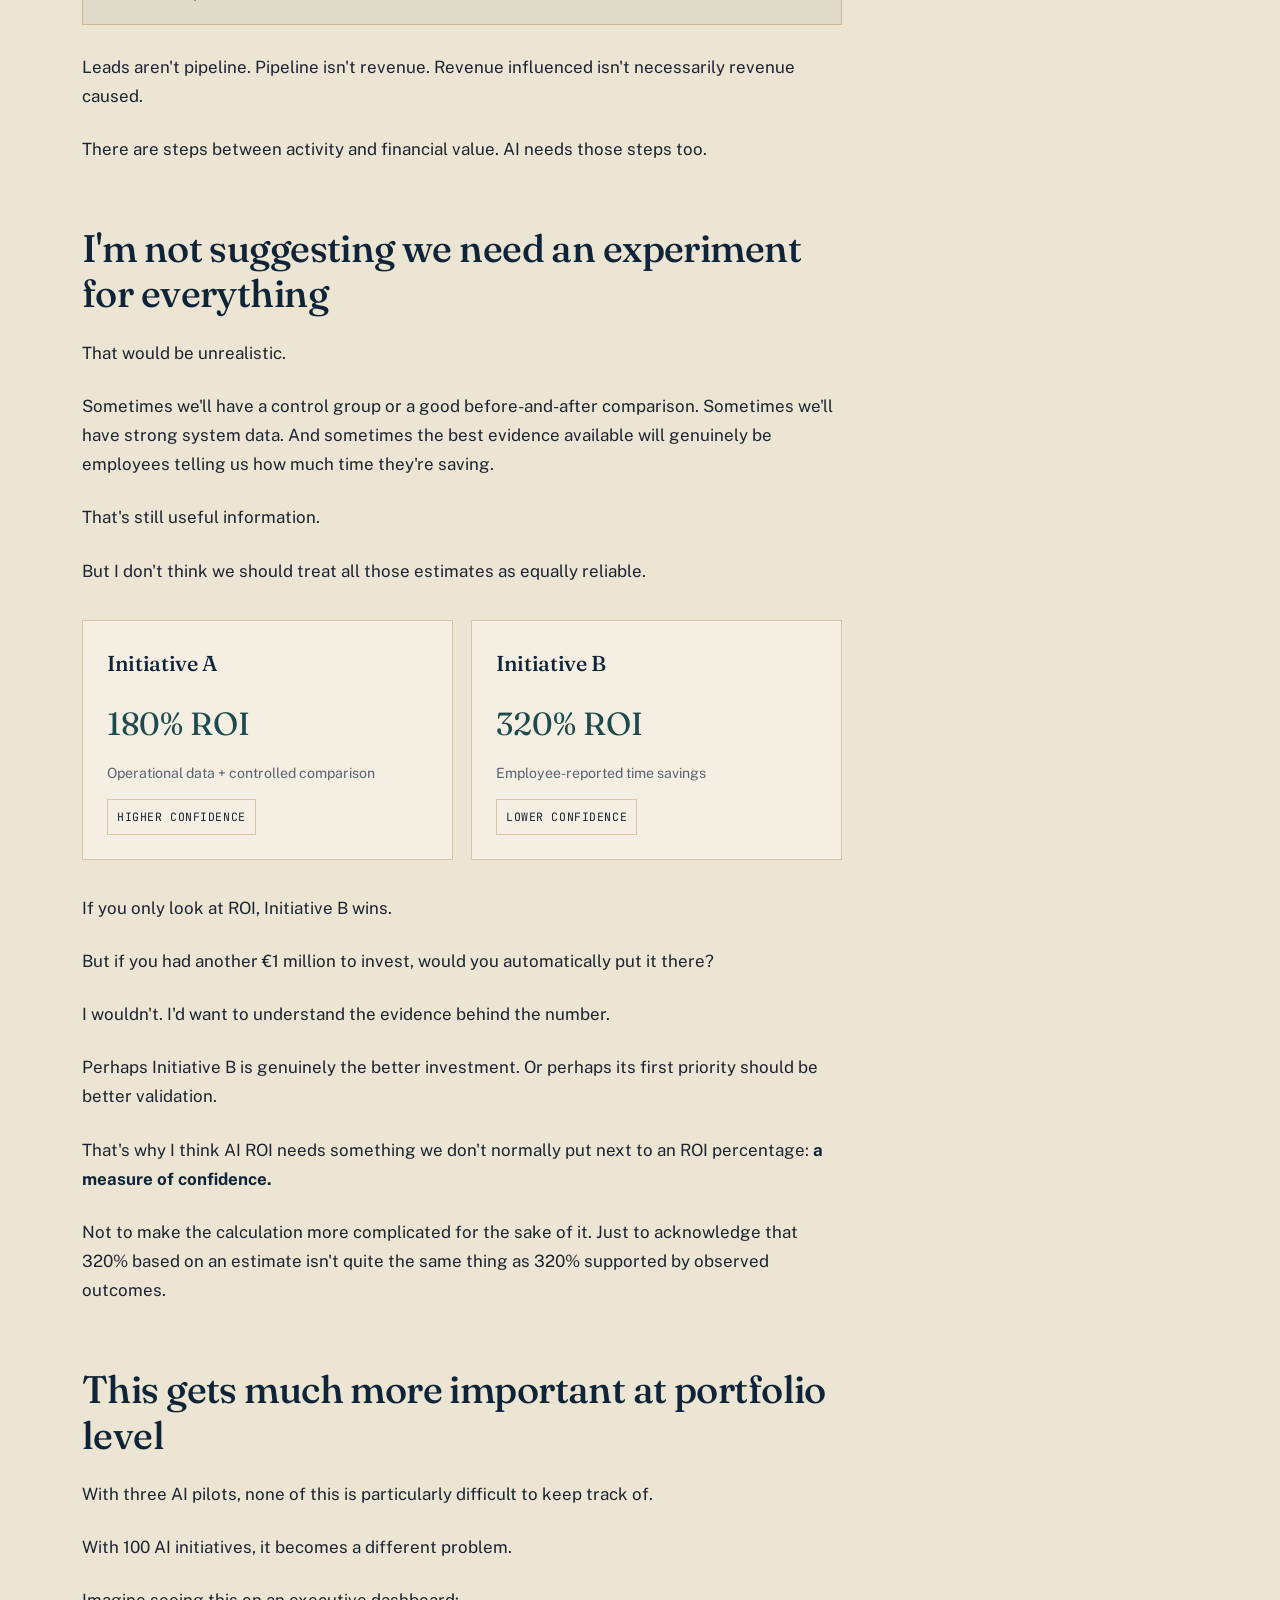
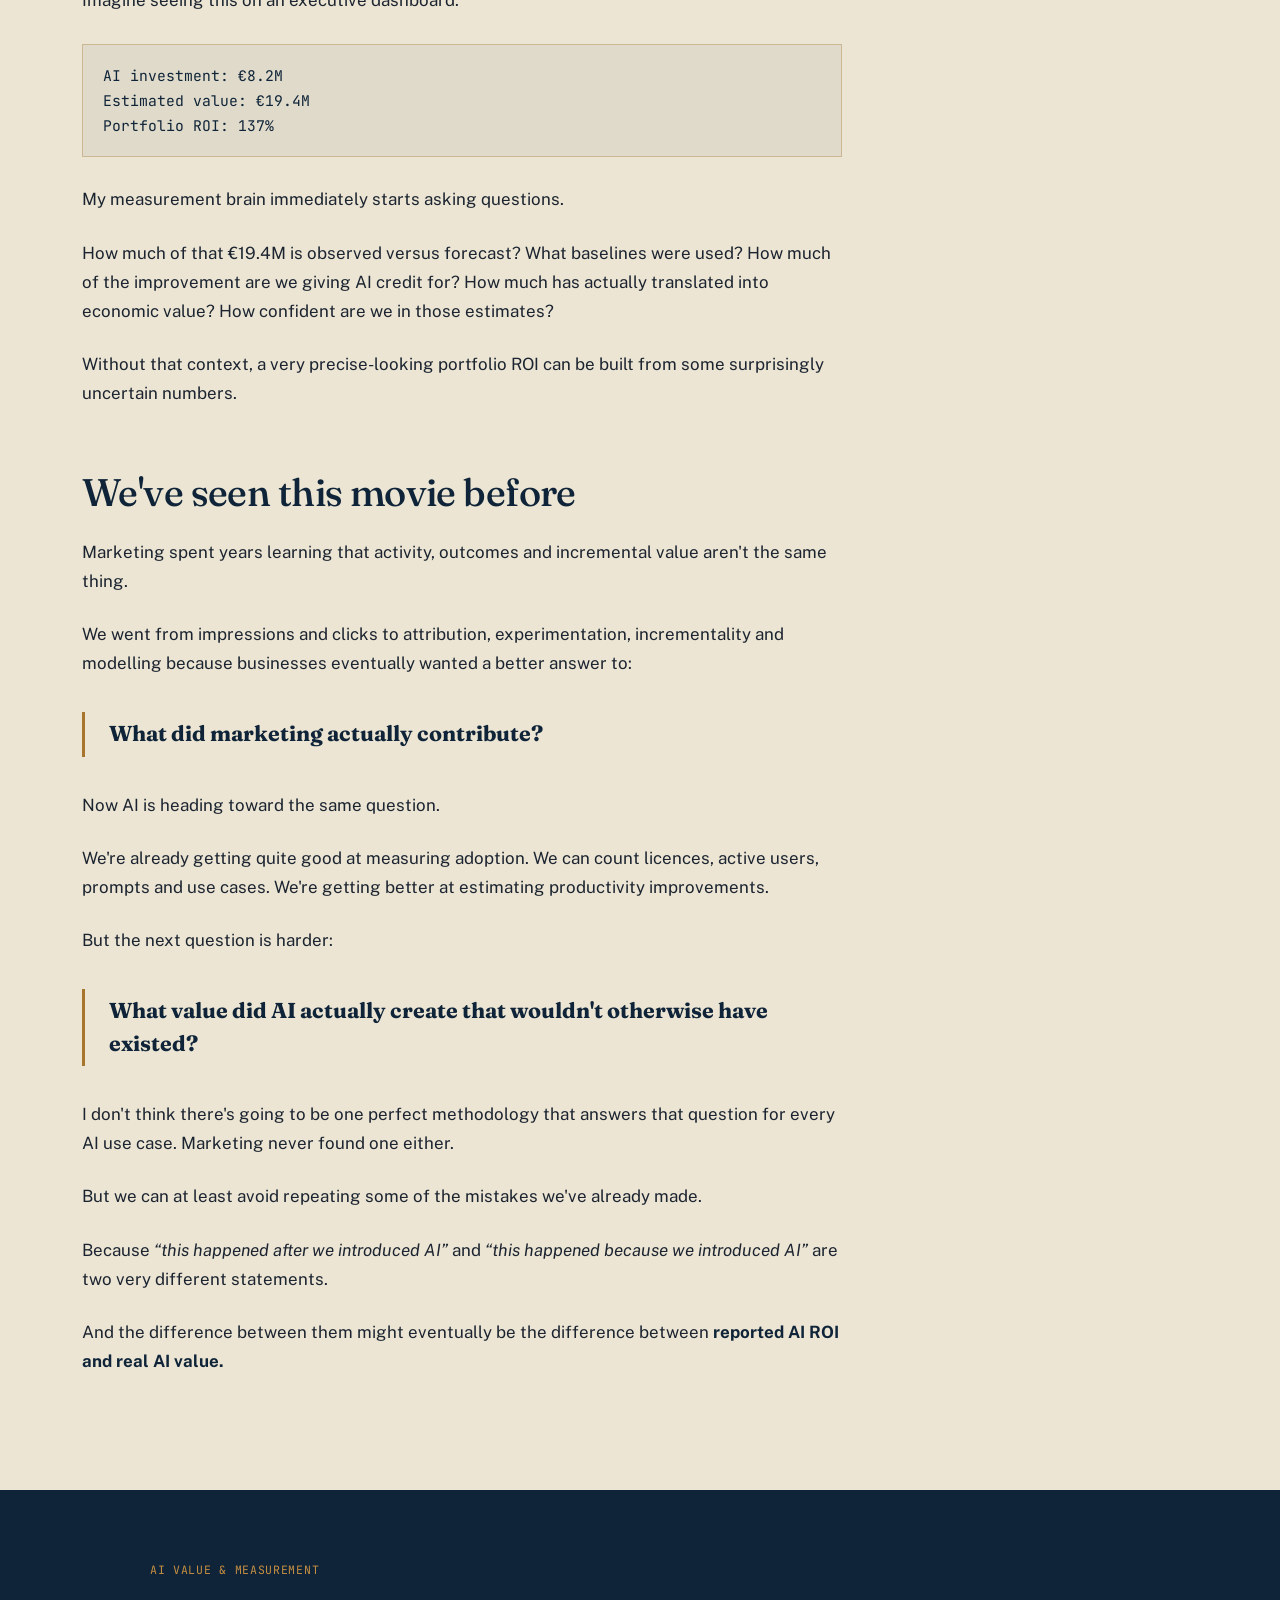
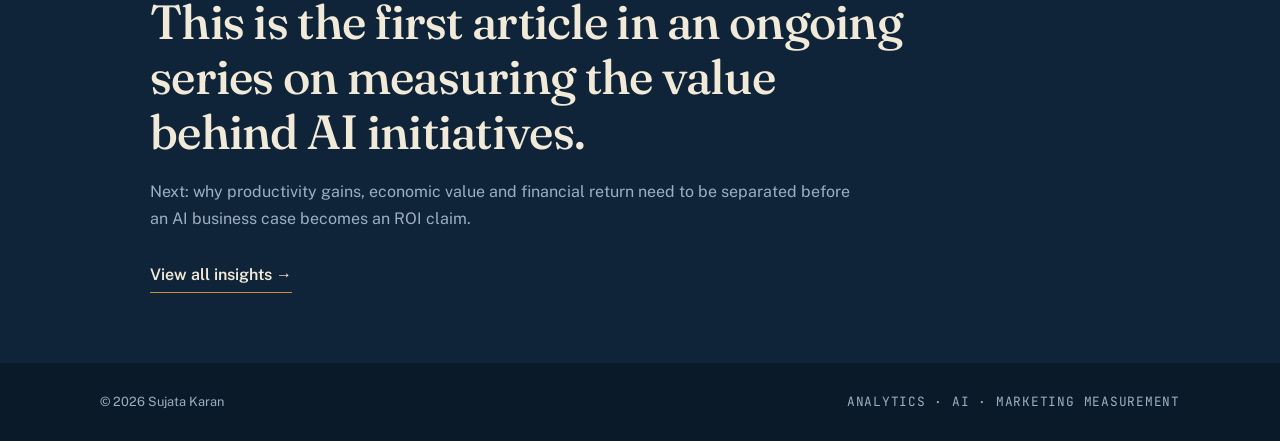
<file: insights/ai-attribution-problem.html>
<!DOCTYPE html>
<html lang="en">
<head>
  <!-- Google Consent Mode defaults: must be first. -->
  <script data-cookieconsent="ignore">
    window.dataLayer = window.dataLayer || [];

    function gtag() {
      dataLayer.push(arguments);
    }

    gtag("consent", "default", {
      ad_storage: "denied",
      ad_user_data: "denied",
      ad_personalization: "denied",
      analytics_storage: "denied",
      functionality_storage: "denied",
      personalization_storage: "denied",
      security_storage: "granted",
      wait_for_update: 500
    });
  </script>

  <!-- Cookiebot: must load before GTM, GA4 and Clarity -->
  <script
    id="Cookiebot"
    src="https://consent.cookiebot.com/uc.js"
    data-cbid="f625a753-740b-4983-b807-e4322e7d1092"
    data-blockingmode="auto"
    type="text/javascript">
  </script>

  <!-- Google Tag Manager -->
  <script data-cookieconsent="ignore">
    (function(w,d,s,l,i){
      w[l]=w[l]||[];
      w[l].push({
        "gtm.start": new Date().getTime(),
        event: "gtm.js"
      });

      var f=d.getElementsByTagName(s)[0],
          j=d.createElement(s),
          dl=l!="dataLayer" ? "&l="+l : "";

      j.async=true;
      j.src="https://www.googletagmanager.com/gtm.js?id="+i+dl;
      f.parentNode.insertBefore(j,f);
    })(window,document,"script","dataLayer","GTM-NR23D9J8");
  </script>
  <!-- End Google Tag Manager -->

  <!-- GA4: blocked until statistics consent -->
  <script
    type="text/plain"
    data-cookieconsent="statistics"
    async
    src="https://www.googletagmanager.com/gtag/js?id=G-XX556KRSCQ">
  </script>

  <script
    type="text/plain"
    data-cookieconsent="statistics">
    window.dataLayer = window.dataLayer || [];

    function gtag() {
      dataLayer.push(arguments);
    }

    gtag("js", new Date());
    gtag("config", "G-XX556KRSCQ");
  </script>

  <!-- Microsoft Clarity: blocked until statistics consent -->
  <script
    type="text/plain"
    data-cookieconsent="statistics">
    (function(c,l,a,r,i,t,y){
      c[a]=c[a] || function(){
        (c[a].q=c[a].q || []).push(arguments);
      };

      t=l.createElement(r);
      t.async=1;
      t.src="https://www.clarity.ms/tag/"+i;

      y=l.getElementsByTagName(r)[0];
      y.parentNode.insertBefore(t,y);
    })(window,document,"clarity","script","xu6j8fqku3");
  </script>


<meta charset="UTF-8">
<meta name="viewport" content="width=device-width, initial-scale=1.0">
<title>AI Has an Attribution Problem. Marketing Has Seen This Movie Before. · Sujata Karan</title>
<meta name="description" content="What marketing measurement can teach us about AI ROI, attribution, counterfactuals and the difference between reported ROI and real AI value.">
<meta property="og:title" content="AI Has an Attribution Problem. Marketing Has Seen This Movie Before.">
<meta property="og:description" content="What marketing measurement can teach us about AI ROI, attribution and defensible value measurement.">
<meta property="og:type" content="article">
<meta property="og:url" content="https://sujatakaran.com/insights/ai-attribution-problem">
<meta name="twitter:card" content="summary_large_image">
<link rel="canonical" href="https://sujatakaran.com/insights/ai-attribution-problem">
<link rel="preconnect" href="https://fonts.googleapis.com">
<link rel="preconnect" href="https://fonts.gstatic.com" crossorigin>
<link href="https://fonts.googleapis.com/css2?family=Fraunces:opsz,wght@9..144,400;9..144,500;9..144,600&family=Public+Sans:wght@400;500;600;700&family=JetBrains+Mono:wght@400;500;600&display=swap" rel="stylesheet">
<style>
:root{--ink-navy:#0f2438;--navy-deep:#0a1a29;--chart-cream:#ece5d3;--cream-panel:#f4efe2;--brass:#a8752f;--brass-bright:#c68f42;--teal-deep:#1c4a4d;--ink-text:#1b2430;--cream-text:#f1ead9;--muted-navy-text:#9db0c2;--muted-ink-text:#5a6472;--rule:rgba(168,117,47,.35)}
*{box-sizing:border-box;margin:0;padding:0}html{scroll-behavior:smooth}body{background:var(--chart-cream);color:var(--ink-text);font-family:'Public Sans',sans-serif;line-height:1.72;overflow-x:hidden}a{color:inherit}.mono{font-family:'JetBrains Mono',monospace;letter-spacing:.06em}h1,h2,h3{font-family:'Fraunces',serif;font-weight:500;letter-spacing:-.015em}
header{position:fixed;top:0;left:0;right:0;z-index:100;padding:20px 32px;display:flex;justify-content:space-between;align-items:center;background:rgba(15,36,56,.92);backdrop-filter:blur(6px)}.brand{display:inline-flex;align-items:center;text-decoration:none}.brand img{height:32px;width:auto;display:block}nav{display:flex;align-items:center;gap:25px}nav a{position:relative;padding:10px 0;text-decoration:none;color:rgba(244,236,217,.88);font-size:15px;font-weight:600}nav a:not(.contact-link)::after{content:"";position:absolute;left:0;right:0;bottom:3px;height:1px;background:var(--brass-bright);transform:scaleX(0);transform-origin:left;transition:.25s}nav a:hover,nav a.active{color:var(--cream-text)}nav a:hover::after,nav a.active::after{transform:scaleX(1)}.nav-divider{width:1px;height:23px;background:rgba(244,236,217,.2)}.contact-link{padding:11px 18px!important;border:1px solid var(--brass-bright);background:var(--brass-bright);color:var(--ink-navy)!important}
.article-hero{padding:160px 32px 80px;color:var(--cream-text);background-color:var(--ink-navy);background-image:repeating-linear-gradient(0deg,rgba(241,234,217,.035) 0,rgba(241,234,217,.035) 1px,transparent 1px,transparent 64px),repeating-linear-gradient(90deg,rgba(241,234,217,.035) 0,rgba(241,234,217,.035) 1px,transparent 1px,transparent 64px)}.hero-inner{max-width:980px;margin:0 auto}.kicker{font-size:.74rem;text-transform:uppercase;color:var(--brass-bright);margin-bottom:22px}.article-hero h1{max-width:900px;font-size:clamp(2.65rem,6vw,5.4rem);line-height:1.01}.dek{max-width:760px;margin-top:26px;font-family:'Fraunces',serif;font-style:italic;font-size:clamp(1.15rem,2vw,1.45rem);color:var(--muted-navy-text);line-height:1.5}.byline{margin-top:34px;display:flex;gap:12px;flex-wrap:wrap;align-items:center;color:var(--muted-navy-text);font-size:.82rem}.byline strong{color:var(--cream-text);font-weight:600}.dot{color:var(--brass-bright)}
.hero-diagram{max-width:980px;margin:0 auto;padding:0 32px;transform:translateY(38px)}.diagram-card{background:var(--cream-panel);border:1px solid var(--rule);border-top:2px solid var(--brass);padding:0;box-shadow:0 16px 42px rgba(10,26,41,.07)}.comparison{padding:38px 42px 34px}.compare-label-row,.compare-q-row{display:grid;grid-template-columns:1fr 1fr;column-gap:120px;max-width:760px;margin:0 auto}.compare-label{font-size:.68rem;text-transform:uppercase;color:var(--brass);margin-bottom:16px}.compare-label:last-child,.compare-q:last-child{text-align:left}.compare-headline-row{display:flex;align-items:center;justify-content:center;gap:64px;width:max-content;max-width:100%;margin:0 auto}.compare-main{font-family:'Fraunces',serif;font-size:clamp(1.45rem,2.5vw,2rem);color:var(--ink-navy);line-height:1.15;white-space:nowrap;flex:0 0 auto}.same-question{flex:0 0 auto;display:block;text-align:center;font-family:'JetBrains Mono',monospace;font-size:.67rem;line-height:1.55;letter-spacing:.08em;text-transform:uppercase;color:var(--brass);white-space:nowrap}.compare-q-row{margin-top:18px}.compare-q{color:var(--muted-ink-text);font-size:.9rem}.diagram-footer{background:rgba(28,74,77,.055);border-top:1px solid var(--rule);padding:18px 24px;text-align:center;font-weight:600;color:var(--teal-deep)}
.article-shell{max-width:1180px;margin:0 auto;padding:105px 32px 90px;display:grid;grid-template-columns:minmax(0,760px) 220px;gap:90px;align-items:start}.article p{font-size:1.06rem;margin:0 0 24px}.article h2{font-size:clamp(1.8rem,3vw,2.45rem);line-height:1.18;color:var(--ink-navy);margin:62px 0 22px}.article strong{font-weight:700;color:var(--ink-navy)}.article .question{font-family:'Fraunces',serif;font-size:1.35rem;line-height:1.5;color:var(--teal-deep);border-left:3px solid var(--brass);padding:6px 0 6px 24px;margin:34px 0}.article .equation{font-family:'JetBrains Mono',monospace;background:rgba(15,36,56,.055);border:1px solid var(--rule);padding:18px 20px;margin:28px 0;font-size:.92rem;color:var(--ink-navy)}
.callout{margin:48px 0;background:var(--ink-navy);color:var(--cream-text);padding:34px 36px}.callout .small{font-family:'JetBrains Mono',monospace;text-transform:uppercase;letter-spacing:.07em;color:var(--brass-bright);font-size:.7rem}.callout .big{font-family:'Fraunces',serif;font-size:clamp(1.6rem,3vw,2.35rem);line-height:1.3;margin-top:12px}.callout .neq{color:var(--brass-bright);padding:0 8px}
.roi-compare{display:grid;grid-template-columns:1fr 1fr;gap:18px;margin:34px 0}.roi-card{background:var(--cream-panel);border:1px solid var(--rule);padding:24px}.roi-card h3{font-size:1.35rem;color:var(--ink-navy);margin-bottom:14px}.roi{font-family:'Fraunces',serif;font-size:2rem;color:var(--teal-deep)}.evidence{font-size:.88rem;color:var(--muted-ink-text);margin-top:10px}.confidence{display:inline-block;margin-top:14px;font-family:'JetBrains Mono',monospace;font-size:.72rem;text-transform:uppercase;letter-spacing:.05em;padding:7px 9px;border:1px solid var(--rule)}
.sidebar{position:sticky;top:110px;border-left:1px solid var(--rule);padding-left:24px}.sidebar .label{font-size:.69rem;text-transform:uppercase;color:var(--brass);margin-bottom:16px}.sidebar a{display:block;text-decoration:none;color:var(--muted-ink-text);font-size:.84rem;line-height:1.45;margin:0 0 13px}.sidebar a:hover{color:var(--teal-deep)}
.article-end{background:var(--ink-navy);color:var(--cream-text);padding:70px 32px}.end-inner{max-width:980px;margin:0 auto}.end-label{font-size:.72rem;text-transform:uppercase;color:var(--brass-bright);margin-bottom:14px}.article-end h2{font-size:clamp(2rem,4vw,3rem);max-width:760px;line-height:1.15}.article-end p{max-width:700px;color:var(--muted-navy-text);margin-top:18px}.end-link{display:inline-block;margin-top:28px;color:var(--cream-text);text-decoration:none;border-bottom:1px solid var(--brass-bright);padding-bottom:4px;font-weight:600}
footer{background:var(--navy-deep);color:var(--muted-navy-text);padding:28px 32px;font-size:.8rem}.footer-inner{max-width:1080px;margin:0 auto;display:flex;justify-content:space-between;gap:20px;flex-wrap:wrap}
@media(max-width:900px){nav .nav-optional,.nav-divider{display:none}.article-shell{grid-template-columns:1fr;gap:0}.sidebar{display:none}.comparison{padding:0}.compare-label-row,.compare-q-row{display:block;max-width:none;margin:0}.compare-label-row .compare-label{padding:30px 34px 0;margin-bottom:16px}.compare-label-row .compare-label:nth-child(2){display:none}.compare-headline-row{display:block;width:auto;max-width:none;margin:0}.compare-main{padding:0 34px;white-space:normal}.compare-headline-row .ai-main{padding-top:30px}.same-question{border-top:1px solid var(--rule);border-bottom:1px solid var(--rule);padding:12px 20px;margin:30px 0 0}.compare-q-row{margin-top:0}.compare-q{padding:18px 34px 30px}.compare-q-row .compare-q:nth-child(2){padding-top:18px}.roi-compare{grid-template-columns:1fr}}@media(max-width:620px){header{padding:16px 18px}.brand img{height:27px}nav{gap:14px}nav a{font-size:13px}.contact-link{padding:9px 12px!important}.article-hero{padding:125px 20px 66px}.hero-diagram{padding:0 20px}.diagram-card{padding:0}.compare-label{padding-left:22px;padding-right:22px}.compare-main{padding-left:22px;padding-right:22px}.compare-q{padding-left:22px;padding-right:22px}.article-shell{padding:90px 20px 70px}.article p{font-size:1rem}.callout{padding:28px 24px}.article-end{padding:56px 20px}}

  /* Measurement distinction: stacked editorial layout */
  .measurement-distinction-stack {
    display: flex;
    flex-direction: column;
    align-items: center;
    gap: 22px;
    width: 100%;
    text-align: center;
  }

  .measurement-distinction-stack .distinction-statement {
    width: 100%;
    font-family: 'Fraunces', serif;
    font-size: clamp(2rem, 4.2vw, 3.7rem);
    font-weight: 500;
    line-height: 1.12;
    color: var(--cream-text);
  }

  .measurement-distinction-stack .distinction-symbol {
    font-family: 'Fraunces', serif;
    font-size: clamp(2.4rem, 4vw, 3.6rem);
    line-height: 0.9;
    color: var(--brass-bright);
  }

  @media (max-width: 720px) {
    .measurement-distinction-stack {
      gap: 18px;
    }
    .measurement-distinction-stack .distinction-statement {
      font-size: clamp(1.75rem, 8vw, 2.5rem);
    }
  }

</style>
  <meta property="og:image" content="https://sujatakaran.com/insights/AI%20Attribution.png">
  <meta property="og:image:width" content="1200">
  <meta property="og:image:height" content="630">
  <meta property="og:image:alt" content="Marketing attribution and AI attribution comparison">
</head>
<body>
  <!-- Google Tag Manager (noscript) -->
  <noscript>
    <iframe
      src="https://www.googletagmanager.com/ns.html?id=GTM-NR23D9J8"
      height="0"
      width="0"
      style="display:none;visibility:hidden">
    </iframe>
  </noscript>
  <!-- End Google Tag Manager (noscript) -->

<header>
  <a href="/" class="brand" aria-label="Sujata Karan - Home"><img src="/sujata-karan-logo-exact.png" alt="Sujata Karan"></a>
  <nav>
    <a class="nav-optional" href="/#work">Work</a>
    <a class="active" href="/insights/">Insights</a>
    <a class="nav-optional" href="/#lab">Lab</a>
    <span class="nav-divider" aria-hidden="true"></span>
    <a href="/resume.html">Resume ↗</a>
    <a class="contact-link" href="/#contact">Contact</a>
  </nav>
</header>

<section class="article-hero">
  <div class="hero-inner">
    <div class="kicker mono">AI VALUE &amp; MEASUREMENT · INSIGHT 01</div>
    <h1>AI Has an Attribution Problem. Marketing Has Seen This Movie Before.</h1>
    <p class="dek">What years of marketing measurement can teach us about AI ROI, causality and the difference between a result that happened after AI and one that happened because of it.</p>
    <div class="byline"><strong>Sujata Karan</strong><span class="dot">·</span><span>26 August 2026</span><span class="dot">·</span><span>8 min read</span></div>
  </div>
</section>

<div class="hero-diagram" aria-label="Marketing and AI attribution comparison">
  <div class="diagram-card">
    <!-- comparison layout v5: headline uses content-width flex with equal gaps -->
    <div class="comparison">
      <div class="compare-label-row">
        <div class="compare-label mono">Marketing</div>
        <div class="compare-label mono">AI</div>
      </div>
      <div class="compare-headline-row">
        <div class="compare-main marketing-main">Ad → Conversion</div>
        <div class="same-question">Same<br>question</div>
        <div class="compare-main ai-main">AI → Productivity ↑</div>
      </div>
      <div class="compare-q-row">
        <div class="compare-q">Did the ad cause it?</div>
        <div class="compare-q">Did AI cause it?</div>
      </div>
    </div>
    <div class="diagram-footer">Same attribution problem. New technology.</div>
  </div>
</div>

<main class="article-shell">
<article class="article">
<p>I've spent a good part of my career working with marketing measurement, and there's one frustrating question that never really goes away:</p>
<p class="question"><strong>Did marketing actually cause the result?</strong></p>
<p>I've worked with attribution, marketing ROI and marketing mix modelling. The methods have become more sophisticated, but the fundamental problem remains.</p>
<p>A customer sees an ad and later buys.</p>
<p>Did the ad cause the purchase?</p>
<p>Maybe.</p>
<p>Or maybe they were already planning to buy. Maybe they saw three other campaigns. Maybe a salesperson spoke to them. Maybe there was a promotion. Maybe demand simply went up.</p>
<p>Recently, while looking at how companies are measuring ROI from AI, I realised we're dealing with a surprisingly similar problem.</p>
<p>An AI tool is introduced. Productivity improves. And we give AI the credit.</p>
<p class="question"><strong>But should we?</strong></p>

<h2 id="last-click">This feels a lot like last-click attribution</h2>
<p>For a long time, marketing had a wonderfully convenient way of assigning credit.</p>
<p>A customer clicked a search ad and then converted? Search gets the conversion.</p>
<p>Simple.</p>
<p>The problem, of course, was that the customer might have encountered the brand through several other channels before that final click.</p>
<p>Last-click told us what happened immediately before the conversion. It didn't necessarily tell us what <em>caused</em> it.</p>
<p>I think we're at risk of doing something similar with AI.</p>
<p>Imagine a company introduces an AI sales assistant in January. Six months later, sales productivity is up 15%.</p>
<div class="equation">AI implementation → +15% productivity</div>
<p>It's very tempting to put that on a slide.</p>
<p>But what else happened during those six months?</p>
<p>Maybe the sales process changed. Maybe incentives changed. Maybe demand improved. Maybe territories were reorganised. Maybe another technology was introduced.</p>
<div class="callout">
    <div class="measurement-distinction-stack">
      <div class="distinction-statement">“This happened after AI”</div>
      <div class="distinction-symbol" aria-label="is not equal to">≠</div>
      <div class="distinction-statement">“This happened because of AI.”</div>
    </div>
</div></div>

<h2 id="counterfactual">What would have happened without AI?</h2>
<p>This is where another familiar measurement concept becomes useful: the counterfactual.</p>
<p>Essentially:</p>
<p class="question"><strong>What would have happened if we hadn't introduced the AI initiative?</strong></p>
<p>We can't observe that alternate reality directly, which is what makes measurement interesting, and occasionally frustrating.</p>
<p>In marketing, we've tried to get closer to the answer using experiments, control groups, incrementality testing, attribution models and marketing mix modelling.</p>
<p>Different methods, different limitations. But they're all trying, in one way or another, to separate what happened from what happened <strong>because of the intervention</strong>.</p>
<p>I think AI ROI needs the same thinking.</p>
<p>Suppose an AI customer-service tool is introduced and average handling time falls from 12 minutes to 9.</p>
<p>At first glance, AI produced a 25% improvement.</p>
<p>But imagine handling time had already been declining and, without AI, would probably have reached 10 minutes anyway.</p>
<p class="question"><strong>Should AI receive credit for three minutes or one?</strong></p>
<p>That difference will eventually flow straight into the ROI calculation.</p>

<h2 id="hours">Hours saved aren't automatically euros saved</h2>
<p>There's another AI ROI calculation I've been thinking about.</p>
<p>Suppose employees report that an AI tool saves 10,000 hours annually. Their average employment cost is €50/hour.</p>
<div class="equation">10,000 hours × €50 = €500,000 value</div>
<p>It looks reasonable.</p>
<p>But where exactly is that €500,000?</p>
<p>If the company avoided additional hiring because of the capacity created, there may be measurable cost avoidance. If employees used those hours to generate additional output or revenue, there's potentially measurable economic value. If overtime decreased, there's a direct saving.</p>
<p>But if people simply completed their work faster, the organisation has certainly created capacity, and that may be valuable, but it hasn't necessarily created €500,000 of financial return.</p>
<p>Marketing has a similar chain.</p>
<div class="equation">Leads → Pipeline → Revenue → Incremental value</div>
<p>Leads aren't pipeline. Pipeline isn't revenue. Revenue influenced isn't necessarily revenue caused.</p>
<p>There are steps between activity and financial value. AI needs those steps too.</p>

<h2 id="evidence">I'm not suggesting we need an experiment for everything</h2>
<p>That would be unrealistic.</p>
<p>Sometimes we'll have a control group or a good before-and-after comparison. Sometimes we'll have strong system data. And sometimes the best evidence available will genuinely be employees telling us how much time they're saving.</p>
<p>That's still useful information.</p>
<p>But I don't think we should treat all those estimates as equally reliable.</p>
<div class="roi-compare">
  <div class="roi-card"><h3>Initiative A</h3><div class="roi">180% ROI</div><div class="evidence">Operational data + controlled comparison</div><span class="confidence">Higher confidence</span></div>
  <div class="roi-card"><h3>Initiative B</h3><div class="roi">320% ROI</div><div class="evidence">Employee-reported time savings</div><span class="confidence">Lower confidence</span></div>
</div>
<p>If you only look at ROI, Initiative B wins.</p>
<p>But if you had another €1 million to invest, would you automatically put it there?</p>
<p>I wouldn't. I'd want to understand the evidence behind the number.</p>
<p>Perhaps Initiative B is genuinely the better investment. Or perhaps its first priority should be better validation.</p>
<p>That's why I think AI ROI needs something we don't normally put next to an ROI percentage: <strong>a measure of confidence.</strong></p>
<p>Not to make the calculation more complicated for the sake of it. Just to acknowledge that 320% based on an estimate isn't quite the same thing as 320% supported by observed outcomes.</p>

<h2 id="portfolio">This gets much more important at portfolio level</h2>
<p>With three AI pilots, none of this is particularly difficult to keep track of.</p>
<p>With 100 AI initiatives, it becomes a different problem.</p>
<p>Imagine seeing this on an executive dashboard:</p>
<div class="equation">AI investment: €8.2M<br>Estimated value: €19.4M<br>Portfolio ROI: 137%</div>
<p>My measurement brain immediately starts asking questions.</p>
<p>How much of that €19.4M is observed versus forecast? What baselines were used? How much of the improvement are we giving AI credit for? How much has actually translated into economic value? How confident are we in those estimates?</p>
<p>Without that context, a very precise-looking portfolio ROI can be built from some surprisingly uncertain numbers.</p>

<h2 id="movie">We've seen this movie before</h2>
<p>Marketing spent years learning that activity, outcomes and incremental value aren't the same thing.</p>
<p>We went from impressions and clicks to attribution, experimentation, incrementality and modelling because businesses eventually wanted a better answer to:</p>
<p class="question"><strong>What did marketing actually contribute?</strong></p>
<p>Now AI is heading toward the same question.</p>
<p>We're already getting quite good at measuring adoption. We can count licences, active users, prompts and use cases. We're getting better at estimating productivity improvements.</p>
<p>But the next question is harder:</p>
<p class="question"><strong>What value did AI actually create that wouldn't otherwise have existed?</strong></p>
<p>I don't think there's going to be one perfect methodology that answers that question for every AI use case. Marketing never found one either.</p>
<p>But we can at least avoid repeating some of the mistakes we've already made.</p>
<p>Because <em>“this happened after we introduced AI”</em> and <em>“this happened because we introduced AI”</em> are two very different statements.</p>
<p>And the difference between them might eventually be the difference between <strong>reported AI ROI and real AI value.</strong></p>
</article>
<aside class="sidebar">
  <div class="label mono">IN THIS ARTICLE</div>
  <a href="#last-click">The last-click parallel</a>
  <a href="#counterfactual">The counterfactual</a>
  <a href="#hours">Hours vs euros</a>
  <a href="#evidence">Evidence &amp; confidence</a>
  <a href="#portfolio">The portfolio problem</a>
  <a href="#movie">What marketing learned</a>
</aside>
</main>

<section class="article-end">
  <div class="end-inner">
    <div class="end-label mono">AI VALUE &amp; MEASUREMENT</div>
    <h2>This is the first article in an ongoing series on measuring the value behind AI initiatives.</h2>
    <p>Next: why productivity gains, economic value and financial return need to be separated before an AI business case becomes an ROI claim.</p>
    <a class="end-link" href="/insights/">View all insights →</a>
  </div>
</section>
<footer><div class="footer-inner"><span>© 2026 Sujata Karan</span><span class="mono">ANALYTICS · AI · MARKETING MEASUREMENT</span></div></footer>
</body>
</html>
</file>
